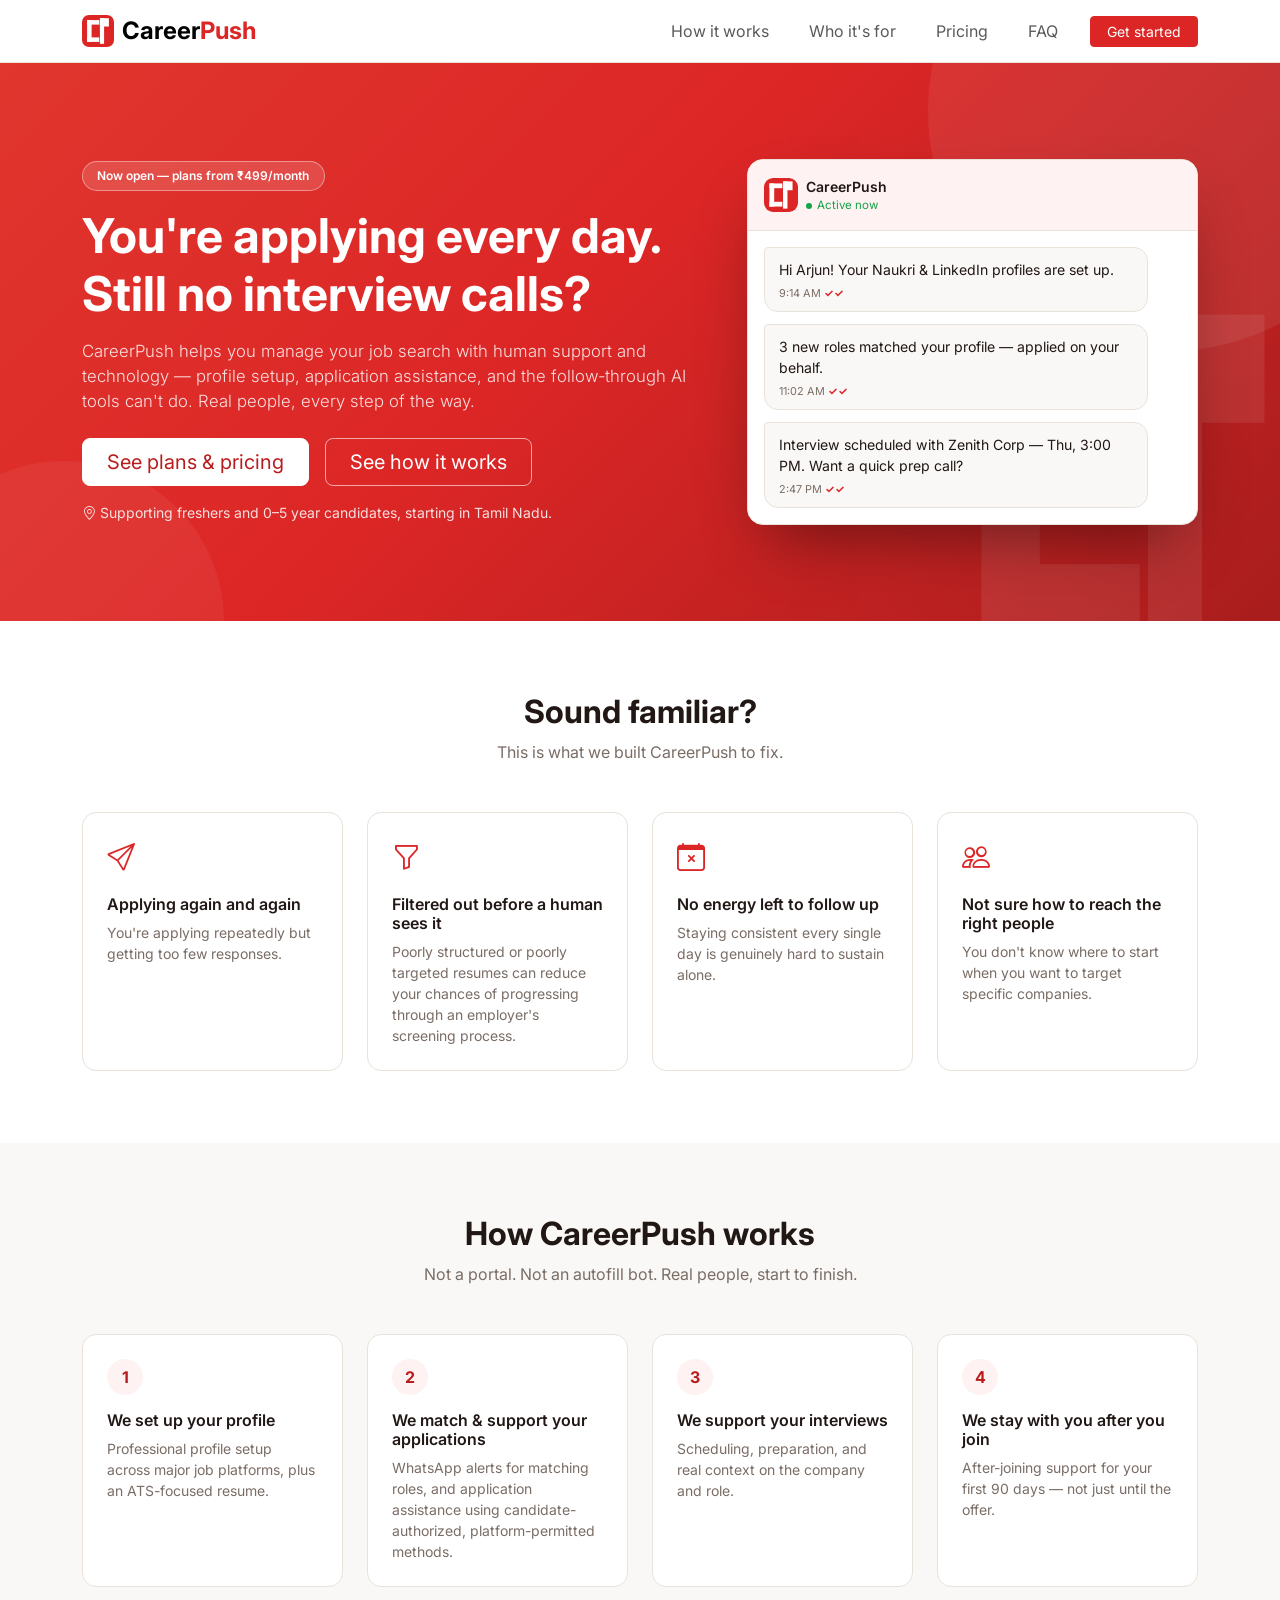
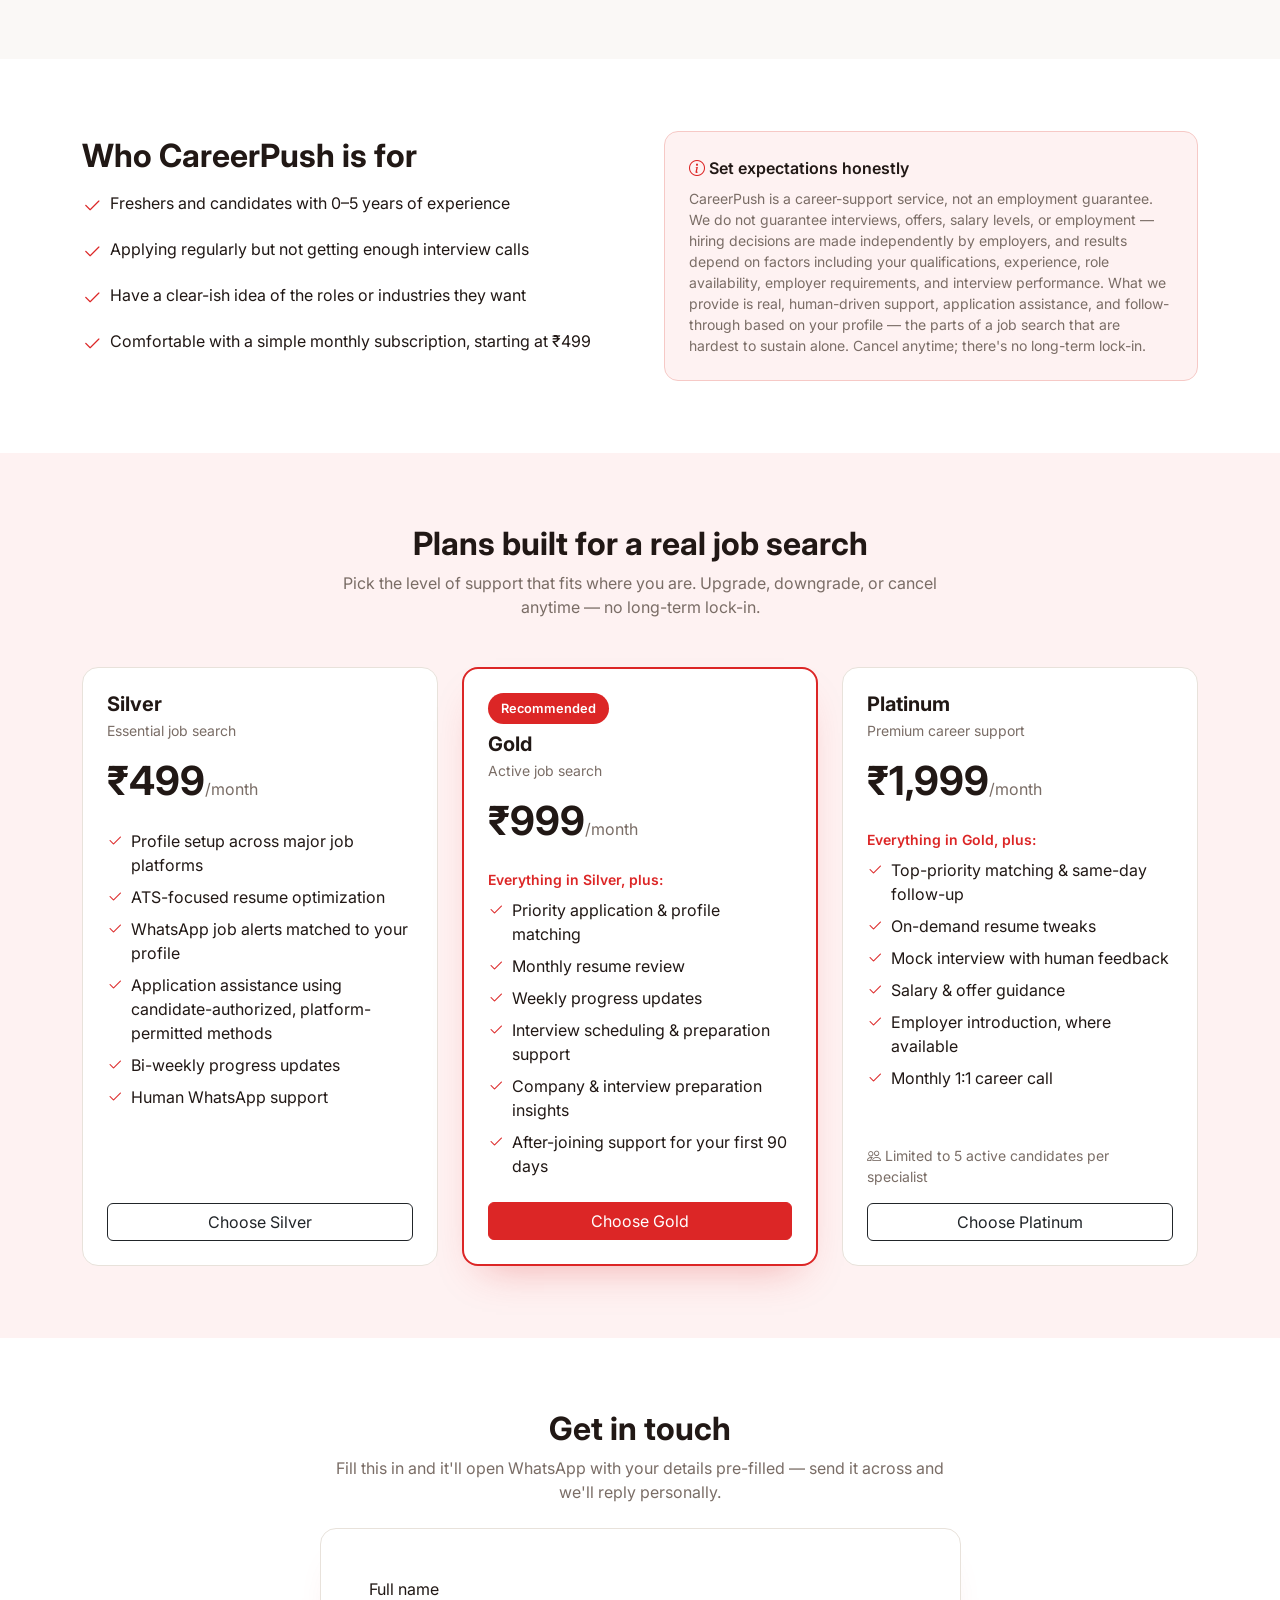
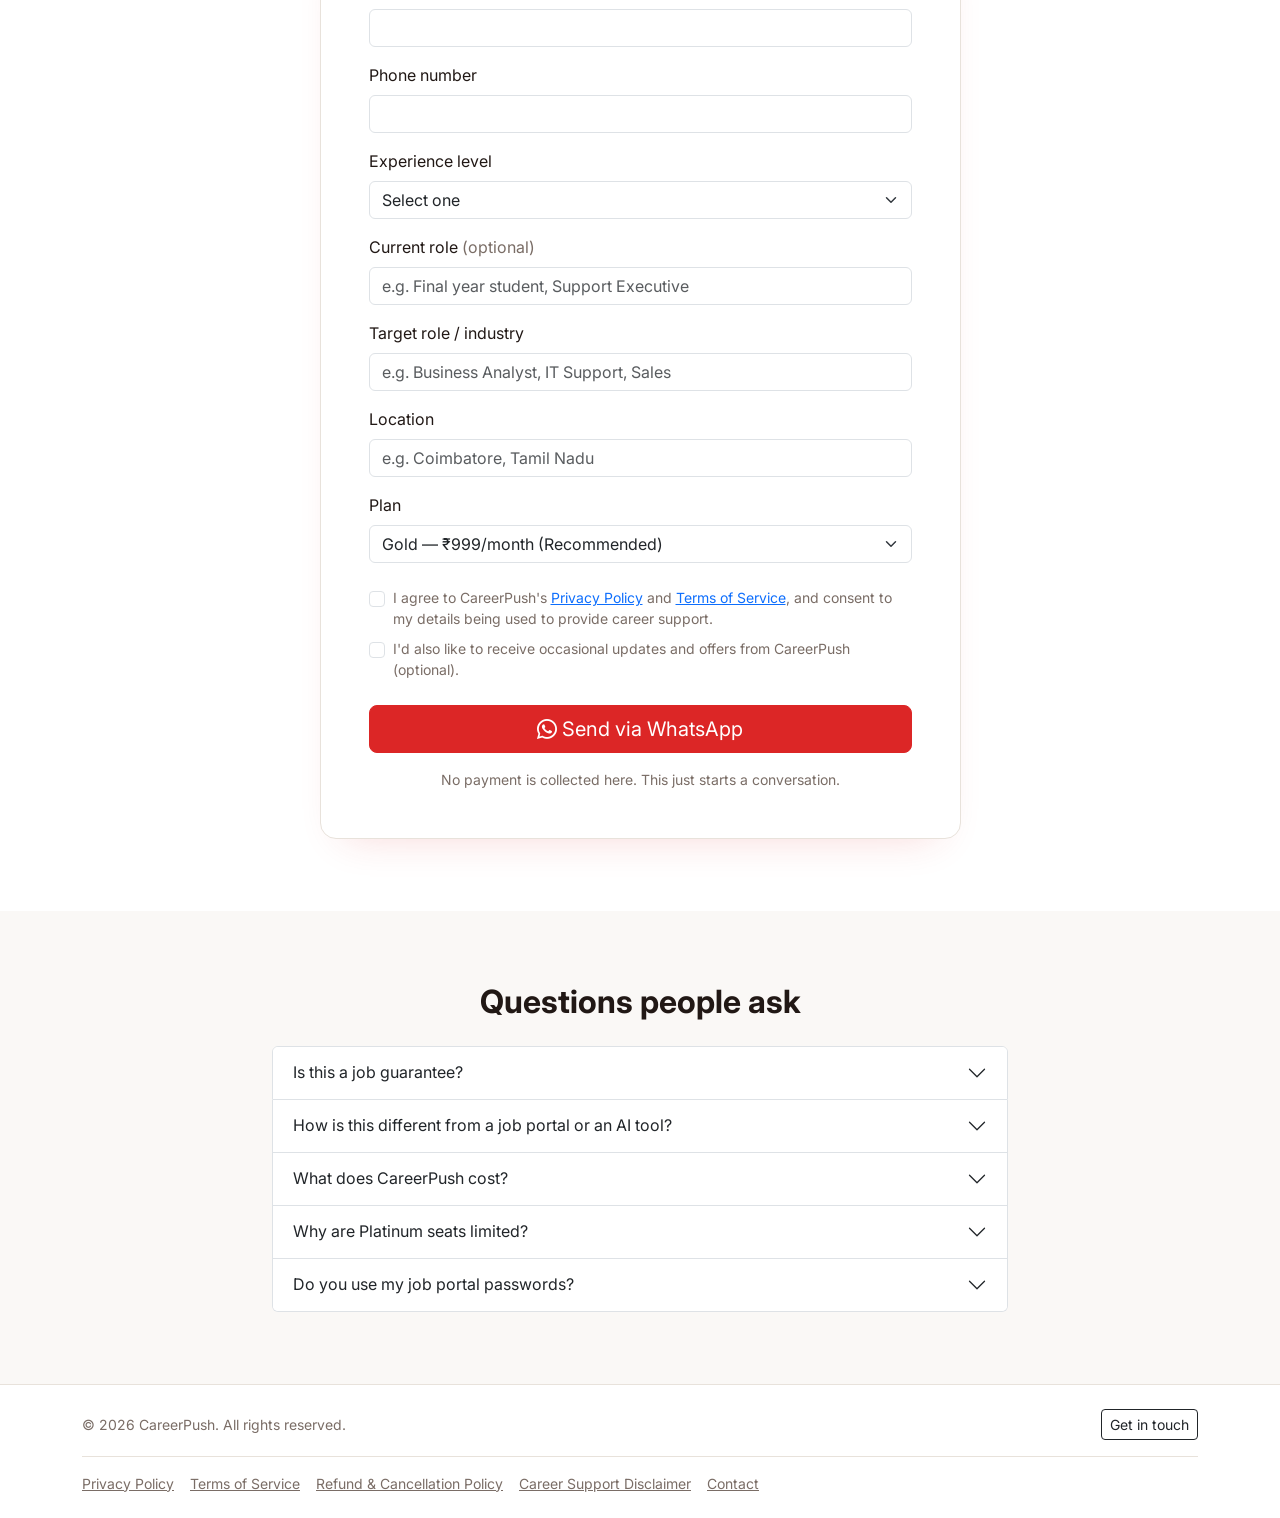
<file: index.html>
<!DOCTYPE html>
<html lang="en">
<head>
<meta charset="UTF-8">
<meta name="viewport" content="width=device-width, initial-scale=1.0">
<title>CareerPush — Subscription Career Support for Freshers & Early Career Candidates</title>
<meta name="description" content="CareerPush combines human support and technology to help you manage your job search — profile setup, application assistance, interview preparation, and after-joining support. Plans from ₹499/month for freshers and 0-5 year candidates.">

<!-- Social preview (WhatsApp / Facebook / Instagram / Twitter) -->
<meta property="og:type" content="website">
<meta property="og:site_name" content="CareerPush">
<meta property="og:title" content="CareerPush — Subscription Career Support for Freshers & Early Career Candidates">
<meta property="og:description" content="Human support and technology, combined, to manage your job search — profile setup, application assistance, interview prep, and after-joining support. Plans from ₹499/month.">
<meta property="og:image" content="img/social/careerpush-share-card-1200x630.png">
<meta property="og:image:width" content="1200">
<meta property="og:image:height" content="630">
<meta name="twitter:card" content="summary_large_image">
<meta name="twitter:title" content="CareerPush — Subscription Career Support">
<meta name="twitter:description" content="Human support and technology, combined, to manage your job search. Plans from ₹499/month.">
<meta name="twitter:image" content="img/social/careerpush-share-card-1200x630.png">

<!-- Bootstrap 5.3 CSS -->
<link href="https://cdn.jsdelivr.net/npm/bootstrap@5.3.3/dist/css/bootstrap.min.css" rel="stylesheet">
<!-- Bootstrap Icons -->
<link rel="stylesheet" href="https://cdn.jsdelivr.net/npm/bootstrap-icons@1.11.3/font/bootstrap-icons.css">
<!-- Google Font -->
<link rel="preconnect" href="https://fonts.googleapis.com">
<link href="https://fonts.googleapis.com/css2?family=Inter:wght@400;500;600;700;800&display=swap" rel="stylesheet">

<!--
  Analytics (disabled by default). To enable, uncomment the block(s) you
  want and replace the placeholder ID with your real one.

  GA4: create a property at analytics.google.com, get your Measurement ID
  (looks like G-XXXXXXXXXX) from Admin > Data Streams > your stream.

  Meta Pixel: create one at business.facebook.com/events_manager, get your
  15-16 digit Pixel ID from Events Manager > Data Sources.
-->
<!--
<script async src="https://www.googletagmanager.com/gtag/js?id=G-XXXXXXXXXX"></script>
<script>
  window.dataLayer = window.dataLayer || [];
  function gtag(){dataLayer.push(arguments);}
  gtag('js', new Date());
  gtag('config', 'G-XXXXXXXXXX');
</script>
-->
<!--
<script>
!function(f,b,e,v,n,t,s)
{if(f.fbq)return;n=f.fbq=function(){n.callMethod?
n.callMethod.apply(n,arguments):n.queue.push(arguments)};
if(!f._fbq)f._fbq=n;n.push=n;n.loaded=!0;n.version='2.0';
n.queue=[];t=b.createElement(e);t.async=!0;
t.src=v;s=b.getElementsByTagName(e)[0];
s.parentNode.insertBefore(t,s)}(window, document,'script',
'https://connect.facebook.net/en_US/fbevents.js');
fbq('init', 'XXXXXXXXXXXXXXX');
fbq('track', 'PageView');
</script>
<noscript><img height="1" width="1" style="display:none"
src="https://www.facebook.com/tr?id=XXXXXXXXXXXXXXX&ev=PageView&noscript=1"
/></noscript>
-->

<link rel="icon" type="image/svg+xml" href="img/logo.svg">
<link rel="stylesheet" href="css/style.css">
</head>
<body>

<!-- Navbar -->
<nav class="navbar navbar-expand-lg navbar-light bg-white sticky-top border-bottom">
  <div class="container">
    <a class="navbar-brand fw-bold fs-4 d-flex align-items-center gap-2" href="#"><img src="img/logo.svg" alt="CareerPush logo" width="32" height="32"><span>Career<span class="text-accent">Push</span></span></a>
    <button class="navbar-toggler" type="button" data-bs-toggle="collapse" data-bs-target="#navMenu">
      <span class="navbar-toggler-icon"></span>
    </button>
    <div class="collapse navbar-collapse" id="navMenu">
      <ul class="navbar-nav ms-auto align-items-lg-center gap-lg-4">
        <li class="nav-item"><a class="nav-link" href="#how-it-works">How it works</a></li>
        <li class="nav-item"><a class="nav-link" href="#who-its-for">Who it's for</a></li>
        <li class="nav-item"><a class="nav-link" href="#pricing">Pricing</a></li>
        <li class="nav-item"><a class="nav-link" href="#faq">FAQ</a></li>
        <li class="nav-item mt-2 mt-lg-0">
          <a class="btn btn-accent btn-sm px-3" href="#signup">Get started</a>
        </li>
      </ul>
    </div>
  </div>
</nav>

<!-- Hero -->
<header class="hero">
  <svg class="hero-watermark" viewBox="0 0 100 100" aria-hidden="true">
    <rect x="16" y="16" width="14" height="68" fill="#ffffff"/>
    <rect x="16" y="16" width="38" height="14" fill="#ffffff"/>
    <rect x="16" y="70" width="38" height="14" fill="#ffffff"/>
    <rect x="56" y="10" width="13" height="80" fill="#ffffff"/>
    <rect x="56" y="10" width="28" height="26" fill="#ffffff"/>
  </svg>
  <div class="container py-5">
    <div class="row align-items-center py-lg-5">
      <div class="col-lg-7">
        <span class="badge badge-glass mb-3">Now open — plans from ₹499/month</span>
        <h1 class="display-5 fw-bold mb-3">You're applying every day. Still no interview calls?</h1>
        <p class="lead text-muted mb-4">
          CareerPush helps you manage your job search with human support and technology — profile setup,
          application assistance, and the follow-through AI tools can't do. Real people, every step of
          the way.
        </p>
        <div class="d-flex flex-column flex-sm-row gap-3">
          <a href="#pricing" class="btn btn-accent btn-lg px-4">See plans &amp; pricing</a>
          <a href="#how-it-works" class="btn btn-outline-dark btn-lg px-4">See how it works</a>
        </div>
        <p class="text-muted small mt-3 mb-0">
          <i class="bi bi-geo-alt"></i> Supporting freshers and 0–5 year candidates, starting in Tamil Nadu.
        </p>
      </div>
      <div class="col-lg-5 mt-5 mt-lg-0">
        <div class="hero-card p-0 overflow-hidden">
          <div class="chat-header d-flex align-items-center gap-2 p-3">
            <svg class="chat-avatar" viewBox="0 0 100 100" aria-hidden="true">
              <rect width="100" height="100" rx="22" fill="#dc2626"/>
              <rect x="16" y="16" width="14" height="68" fill="#ffffff"/>
              <rect x="16" y="16" width="38" height="14" fill="#ffffff"/>
              <rect x="16" y="70" width="38" height="14" fill="#ffffff"/>
              <rect x="56" y="10" width="13" height="80" fill="#ffffff"/>
              <rect x="56" y="10" width="28" height="26" fill="#ffffff"/>
            </svg>
            <div>
              <p class="mb-0 fw-semibold small">CareerPush</p>
              <p class="mb-0 chat-status"><span class="status-dot"></span> Active now</p>
            </div>
          </div>
          <div class="p-3">
            <div class="chat-bubble">
              Hi Arjun! Your Naukri &amp; LinkedIn profiles are set up.
              <span class="chat-time">9:14 AM <span class="chat-tick">✓✓</span></span>
            </div>
            <div class="chat-bubble">
              3 new roles matched your profile — applied on your behalf.
              <span class="chat-time">11:02 AM <span class="chat-tick">✓✓</span></span>
            </div>
            <div class="chat-bubble mb-0">
              Interview scheduled with Zenith Corp — Thu, 3:00 PM. Want a quick prep call?
              <span class="chat-time">2:47 PM <span class="chat-tick">✓✓</span></span>
            </div>
          </div>
        </div>
      </div>
    </div>
  </div>
</header>

<!-- Problem -->
<section class="py-5">
  <div class="container py-lg-4">
    <h2 class="fw-bold text-center mb-2">Sound familiar?</h2>
    <p class="text-muted text-center mb-5">This is what we built CareerPush to fix.</p>
    <div class="row g-4">
      <div class="col-md-6 col-lg-3">
        <div class="problem-card p-4 h-100">
          <i class="bi bi-send fs-3 text-accent"></i>
          <h6 class="fw-semibold mt-3">Applying again and again</h6>
          <p class="text-muted small mb-0">You're applying repeatedly but getting too few responses.</p>
        </div>
      </div>
      <div class="col-md-6 col-lg-3">
        <div class="problem-card p-4 h-100">
          <i class="bi bi-funnel fs-3 text-accent"></i>
          <h6 class="fw-semibold mt-3">Filtered out before a human sees it</h6>
          <p class="text-muted small mb-0">Poorly structured or poorly targeted resumes can reduce your chances of progressing through an employer's screening process.</p>
        </div>
      </div>
      <div class="col-md-6 col-lg-3">
        <div class="problem-card p-4 h-100">
          <i class="bi bi-calendar-x fs-3 text-accent"></i>
          <h6 class="fw-semibold mt-3">No energy left to follow up</h6>
          <p class="text-muted small mb-0">Staying consistent every single day is genuinely hard to sustain alone.</p>
        </div>
      </div>
      <div class="col-md-6 col-lg-3">
        <div class="problem-card p-4 h-100">
          <i class="bi bi-people fs-3 text-accent"></i>
          <h6 class="fw-semibold mt-3">Not sure how to reach the right people</h6>
          <p class="text-muted small mb-0">You don't know where to start when you want to target specific companies.</p>
        </div>
      </div>
    </div>
  </div>
</section>

<!-- How it works -->
<section id="how-it-works" class="py-5 bg-light">
  <div class="container py-lg-4">
    <h2 class="fw-bold text-center mb-2">How CareerPush works</h2>
    <p class="text-muted text-center mb-5">Not a portal. Not an autofill bot. Real people, start to finish.</p>
    <div class="row g-4">
      <div class="col-md-6 col-lg-3">
        <div class="step-card p-4 h-100">
          <div class="step-num">1</div>
          <h6 class="fw-semibold mt-3">We set up your profile</h6>
          <p class="text-muted small mb-0">Professional profile setup across major job platforms, plus an ATS-focused resume.</p>
        </div>
      </div>
      <div class="col-md-6 col-lg-3">
        <div class="step-card p-4 h-100">
          <div class="step-num">2</div>
          <h6 class="fw-semibold mt-3">We match &amp; support your applications</h6>
          <p class="text-muted small mb-0">WhatsApp alerts for matching roles, and application assistance using candidate-authorized, platform-permitted methods.</p>
        </div>
      </div>
      <div class="col-md-6 col-lg-3">
        <div class="step-card p-4 h-100">
          <div class="step-num">3</div>
          <h6 class="fw-semibold mt-3">We support your interviews</h6>
          <p class="text-muted small mb-0">Scheduling, preparation, and real context on the company and role.</p>
        </div>
      </div>
      <div class="col-md-6 col-lg-3">
        <div class="step-card p-4 h-100">
          <div class="step-num">4</div>
          <h6 class="fw-semibold mt-3">We stay with you after you join</h6>
          <p class="text-muted small mb-0">After-joining support for your first 90 days — not just until the offer.</p>
        </div>
      </div>
    </div>
  </div>
</section>

<!-- Who it's for -->
<section id="who-its-for" class="py-5">
  <div class="container py-lg-4">
    <div class="row align-items-center g-5">
      <div class="col-lg-6">
        <h2 class="fw-bold mb-3">Who CareerPush is for</h2>
        <ul class="list-unstyled">
          <li class="d-flex gap-2 mb-3"><i class="bi bi-check2 text-accent fs-5"></i><span>Freshers and candidates with 0–5 years of experience</span></li>
          <li class="d-flex gap-2 mb-3"><i class="bi bi-check2 text-accent fs-5"></i><span>Applying regularly but not getting enough interview calls</span></li>
          <li class="d-flex gap-2 mb-3"><i class="bi bi-check2 text-accent fs-5"></i><span>Have a clear-ish idea of the roles or industries they want</span></li>
          <li class="d-flex gap-2"><i class="bi bi-check2 text-accent fs-5"></i><span>Comfortable with a simple monthly subscription, starting at ₹499</span></li>
        </ul>
      </div>
      <div class="col-lg-6">
        <div class="p-4 note-card">
          <p class="fw-semibold mb-2"><i class="bi bi-info-circle text-accent"></i> Set expectations honestly</p>
          <p class="text-muted small mb-0">
            CareerPush is a career-support service, not an employment guarantee. We do not guarantee
            interviews, offers, salary levels, or employment — hiring decisions are made independently by
            employers, and results depend on factors including your qualifications, experience, role
            availability, employer requirements, and interview performance. What we provide is real,
            human-driven support, application assistance, and follow-through based on your profile — the
            parts of a job search that are hardest to sustain alone. Cancel anytime; there's no long-term
            lock-in.
          </p>
        </div>
      </div>
    </div>
  </div>
</section>

<!-- Pricing -->
<section id="pricing" class="py-5 bg-accent-soft">
  <div class="container py-lg-4">
    <h2 class="fw-bold text-center mb-2">Plans built for a real job search</h2>
    <p class="text-muted text-center mb-5 mx-auto" style="max-width: 640px;">
      Pick the level of support that fits where you are. Upgrade, downgrade, or cancel anytime — no
      long-term lock-in.
    </p>
    <div class="row g-4 justify-content-center">

      <!-- Silver -->
      <div class="col-md-6 col-lg-4">
        <div class="pricing-card p-4 h-100 d-flex flex-column">
          <h5 class="fw-bold mb-1">Silver</h5>
          <p class="text-muted small mb-3">Essential job search</p>
          <p class="mb-4"><span class="display-6 fw-bold">₹499</span><span class="text-muted">/month</span></p>
          <ul class="list-unstyled mb-4 flex-grow-1">
            <li class="d-flex gap-2 mb-2"><i class="bi bi-check2"></i><span>Profile setup across major job platforms</span></li>
            <li class="d-flex gap-2 mb-2"><i class="bi bi-check2"></i><span>ATS-focused resume optimization</span></li>
            <li class="d-flex gap-2 mb-2"><i class="bi bi-check2"></i><span>WhatsApp job alerts matched to your profile</span></li>
            <li class="d-flex gap-2 mb-2"><i class="bi bi-check2"></i><span>Application assistance using candidate-authorized, platform-permitted methods</span></li>
            <li class="d-flex gap-2 mb-2"><i class="bi bi-check2"></i><span>Bi-weekly progress updates</span></li>
            <li class="d-flex gap-2"><i class="bi bi-check2"></i><span>Human WhatsApp support</span></li>
          </ul>
          <a href="#signup" class="btn btn-outline-dark w-100 choose-plan-btn" data-plan="Silver">Choose Silver</a>
        </div>
      </div>

      <!-- Gold -->
      <div class="col-md-6 col-lg-4">
        <div class="pricing-card pricing-card-featured p-4 h-100 d-flex flex-column">
          <span class="badge-accent align-self-start mb-2">Recommended</span>
          <h5 class="fw-bold mb-1">Gold</h5>
          <p class="text-muted small mb-3">Active job search</p>
          <p class="mb-4"><span class="display-6 fw-bold">₹999</span><span class="text-muted">/month</span></p>
          <p class="small fw-semibold text-accent mb-2">Everything in Silver, plus:</p>
          <ul class="list-unstyled mb-4 flex-grow-1">
            <li class="d-flex gap-2 mb-2"><i class="bi bi-check2"></i><span>Priority application &amp; profile matching</span></li>
            <li class="d-flex gap-2 mb-2"><i class="bi bi-check2"></i><span>Monthly resume review</span></li>
            <li class="d-flex gap-2 mb-2"><i class="bi bi-check2"></i><span>Weekly progress updates</span></li>
            <li class="d-flex gap-2 mb-2"><i class="bi bi-check2"></i><span>Interview scheduling &amp; preparation support</span></li>
            <li class="d-flex gap-2 mb-2"><i class="bi bi-check2"></i><span>Company &amp; interview preparation insights</span></li>
            <li class="d-flex gap-2"><i class="bi bi-check2"></i><span>After-joining support for your first 90 days</span></li>
          </ul>
          <a href="#signup" class="btn btn-accent w-100 choose-plan-btn" data-plan="Gold">Choose Gold</a>
        </div>
      </div>

      <!-- Platinum -->
      <div class="col-md-6 col-lg-4">
        <div class="pricing-card p-4 h-100 d-flex flex-column">
          <h5 class="fw-bold mb-1">Platinum</h5>
          <p class="text-muted small mb-3">Premium career support</p>
          <p class="mb-4"><span class="display-6 fw-bold">₹1,999</span><span class="text-muted">/month</span></p>
          <p class="small fw-semibold text-accent mb-2">Everything in Gold, plus:</p>
          <ul class="list-unstyled mb-3 flex-grow-1">
            <li class="d-flex gap-2 mb-2"><i class="bi bi-check2"></i><span>Top-priority matching &amp; same-day follow-up</span></li>
            <li class="d-flex gap-2 mb-2"><i class="bi bi-check2"></i><span>On-demand resume tweaks</span></li>
            <li class="d-flex gap-2 mb-2"><i class="bi bi-check2"></i><span>Mock interview with human feedback</span></li>
            <li class="d-flex gap-2 mb-2"><i class="bi bi-check2"></i><span>Salary &amp; offer guidance</span></li>
            <li class="d-flex gap-2 mb-2"><i class="bi bi-check2"></i><span>Employer introduction, where available</span></li>
            <li class="d-flex gap-2"><i class="bi bi-check2"></i><span>Monthly 1:1 career call</span></li>
          </ul>
          <p class="text-muted small mb-3"><i class="bi bi-people"></i> Limited to 5 active candidates per specialist</p>
          <a href="#signup" class="btn btn-outline-dark w-100 choose-plan-btn" data-plan="Platinum">Choose Platinum</a>
        </div>
      </div>

    </div>
  </div>
</section>

<!-- Signup -->
<section id="signup" class="py-5">
  <div class="container py-lg-4">
    <div class="row justify-content-center">
      <div class="col-lg-7">
        <h2 class="fw-bold text-center mb-2">Get in touch</h2>
        <p class="text-muted text-center mb-4">
          Fill this in and it'll open WhatsApp with your details pre-filled — send it across and we'll
          reply personally.
        </p>
        <form id="contactForm" class="signup-card p-4 p-md-5">
          <div class="mb-3">
            <label for="fullName" class="form-label">Full name</label>
            <input type="text" class="form-control" id="fullName" required>
          </div>
          <div class="mb-3">
            <label for="phone" class="form-label">Phone number</label>
            <input type="tel" class="form-control" id="phone" required>
          </div>
          <div class="mb-3">
            <label for="experience" class="form-label">Experience level</label>
            <select class="form-select" id="experience" required>
              <option value="" selected disabled>Select one</option>
              <option value="Fresher">Fresher</option>
              <option value="0-2 years">0–2 years</option>
              <option value="2-5 years">2–5 years</option>
            </select>
          </div>
          <div class="mb-3">
            <label for="currentRole" class="form-label">Current role <span class="text-muted">(optional)</span></label>
            <input type="text" class="form-control" id="currentRole" placeholder="e.g. Final year student, Support Executive">
          </div>
          <div class="mb-3">
            <label for="targetRole" class="form-label">Target role / industry</label>
            <input type="text" class="form-control" id="targetRole" placeholder="e.g. Business Analyst, IT Support, Sales" required>
          </div>
          <div class="mb-3">
            <label for="location" class="form-label">Location</label>
            <input type="text" class="form-control" id="location" placeholder="e.g. Coimbatore, Tamil Nadu" required>
          </div>
          <div class="mb-4">
            <label for="plan" class="form-label">Plan</label>
            <select class="form-select" id="plan" required>
              <option value="" disabled>Select one</option>
              <option value="Silver">Silver — ₹499/month</option>
              <option value="Gold" selected>Gold — ₹999/month (Recommended)</option>
              <option value="Platinum">Platinum — ₹1,999/month</option>
              <option value="Not sure yet">Not sure yet</option>
            </select>
          </div>
          <div class="form-check mb-2">
            <input class="form-check-input" type="checkbox" id="consent" required>
            <label class="form-check-label small text-muted" for="consent">
              I agree to CareerPush's <a href="privacy-policy.html">Privacy Policy</a> and
              <a href="terms-of-service.html">Terms of Service</a>, and consent to my details being used
              to provide career support.
            </label>
          </div>
          <div class="form-check mb-4">
            <input class="form-check-input" type="checkbox" id="marketingConsent">
            <label class="form-check-label small text-muted" for="marketingConsent">
              I'd also like to receive occasional updates and offers from CareerPush <span class="text-muted">(optional)</span>.
            </label>
          </div>
          <button type="submit" class="btn btn-accent btn-lg w-100">
            <i class="bi bi-whatsapp"></i> Send via WhatsApp
          </button>
          <p class="text-muted small text-center mt-3 mb-0">
            No payment is collected here. This just starts a conversation.
          </p>
        </form>
      </div>
    </div>
  </div>
</section>

<!-- FAQ -->
<section id="faq" class="py-5 bg-light">
  <div class="container py-lg-4">
    <h2 class="fw-bold text-center mb-4">Questions people ask</h2>
    <div class="row justify-content-center">
      <div class="col-lg-8">
        <div class="accordion" id="faqAccordion">

          <div class="accordion-item">
            <h2 class="accordion-header">
              <button class="accordion-button collapsed" type="button" data-bs-toggle="collapse" data-bs-target="#faq1">
                Is this a job guarantee?
              </button>
            </h2>
            <div id="faq1" class="accordion-collapse collapse" data-bs-parent="#faqAccordion">
              <div class="accordion-body text-muted">
                No, and we'd rather be upfront about that than overpromise. CareerPush does not guarantee
                interviews, offers, salary levels, or employment — hiring decisions are made independently
                by employers. We provide real application assistance, follow-up, and interview
                preparation; results depend on factors including your qualifications, experience, role
                availability, employer requirements, and interview performance.
              </div>
            </div>
          </div>

          <div class="accordion-item">
            <h2 class="accordion-header">
              <button class="accordion-button collapsed" type="button" data-bs-toggle="collapse" data-bs-target="#faq2">
                How is this different from a job portal or an AI tool?
              </button>
            </h2>
            <div id="faq2" class="accordion-collapse collapse" data-bs-parent="#faqAccordion">
              <div class="accordion-body text-muted">
                We don't just submit your resume into a queue, and we're not an autofill bot. We set up
                and optimize your profiles across major job platforms like Naukri, LinkedIn, Shine,
                Monster and Foundit, provide application assistance using candidate-authorized,
                platform-permitted methods, and follow up the way a real person would. Specific services
                and application methods can vary by platform, depending on that platform's current rules.
              </div>
            </div>
          </div>

          <div class="accordion-item">
            <h2 class="accordion-header">
              <button class="accordion-button collapsed" type="button" data-bs-toggle="collapse" data-bs-target="#faq3">
                What does CareerPush cost?
              </button>
            </h2>
            <div id="faq3" class="accordion-collapse collapse" data-bs-parent="#faqAccordion">
              <div class="accordion-body text-muted">
                Simple monthly subscriptions — Silver at ₹499, Gold at ₹999, and Platinum at ₹1,999. See
                the Plans section above for what's included in each. Cancel anytime; the current billing
                period isn't refunded, but there's no long-term lock-in.
              </div>
            </div>
          </div>

          <div class="accordion-item">
            <h2 class="accordion-header">
              <button class="accordion-button collapsed" type="button" data-bs-toggle="collapse" data-bs-target="#faq4">
                Why are Platinum seats limited?
              </button>
            </h2>
            <div id="faq4" class="accordion-collapse collapse" data-bs-parent="#faqAccordion">
              <div class="accordion-body text-muted">
                Platinum includes direct 1:1 time with a career specialist — mock interviews, negotiation
                guidance, monthly calls. We cap it at 5 active candidates per specialist so that attention
                stays real instead of getting diluted.
              </div>
            </div>
          </div>

          <div class="accordion-item">
            <h2 class="accordion-header">
              <button class="accordion-button collapsed" type="button" data-bs-toggle="collapse" data-bs-target="#faq5">
                Do you use my job portal passwords?
              </button>
            </h2>
            <div id="faq5" class="accordion-collapse collapse" data-bs-parent="#faqAccordion">
              <div class="accordion-body text-muted">
                No. We never ask for your job portal passwords. Profile setup and applications are done
                using candidate-authorized methods that respect each platform's terms of use.
              </div>
            </div>
          </div>

        </div>
      </div>
    </div>
  </div>
</section>

<!-- Footer -->
<footer class="py-4 border-top">
  <div class="container">
    <div class="d-flex flex-column flex-md-row justify-content-between align-items-center gap-3">
      <p class="mb-0 text-muted small">
        &copy; <span id="year"></span> CareerPush. All rights reserved.
      </p>
      <a href="#signup" class="btn btn-outline-dark btn-sm">Get in touch</a>
    </div>
    <div class="d-flex flex-wrap gap-3 justify-content-center justify-content-md-start mt-3 pt-3 border-top">
      <a href="privacy-policy.html" class="text-muted small">Privacy Policy</a>
      <a href="terms-of-service.html" class="text-muted small">Terms of Service</a>
      <a href="refund-cancellation-policy.html" class="text-muted small">Refund &amp; Cancellation Policy</a>
      <a href="career-support-disclaimer.html" class="text-muted small">Career Support Disclaimer</a>
      <a href="contact.html" class="text-muted small">Contact</a>
    </div>
  </div>
</footer>

<script src="https://cdn.jsdelivr.net/npm/bootstrap@5.3.3/dist/js/bootstrap.bundle.min.js"></script>
<script src="js/script.js"></script>
</body>
</html>
</file>
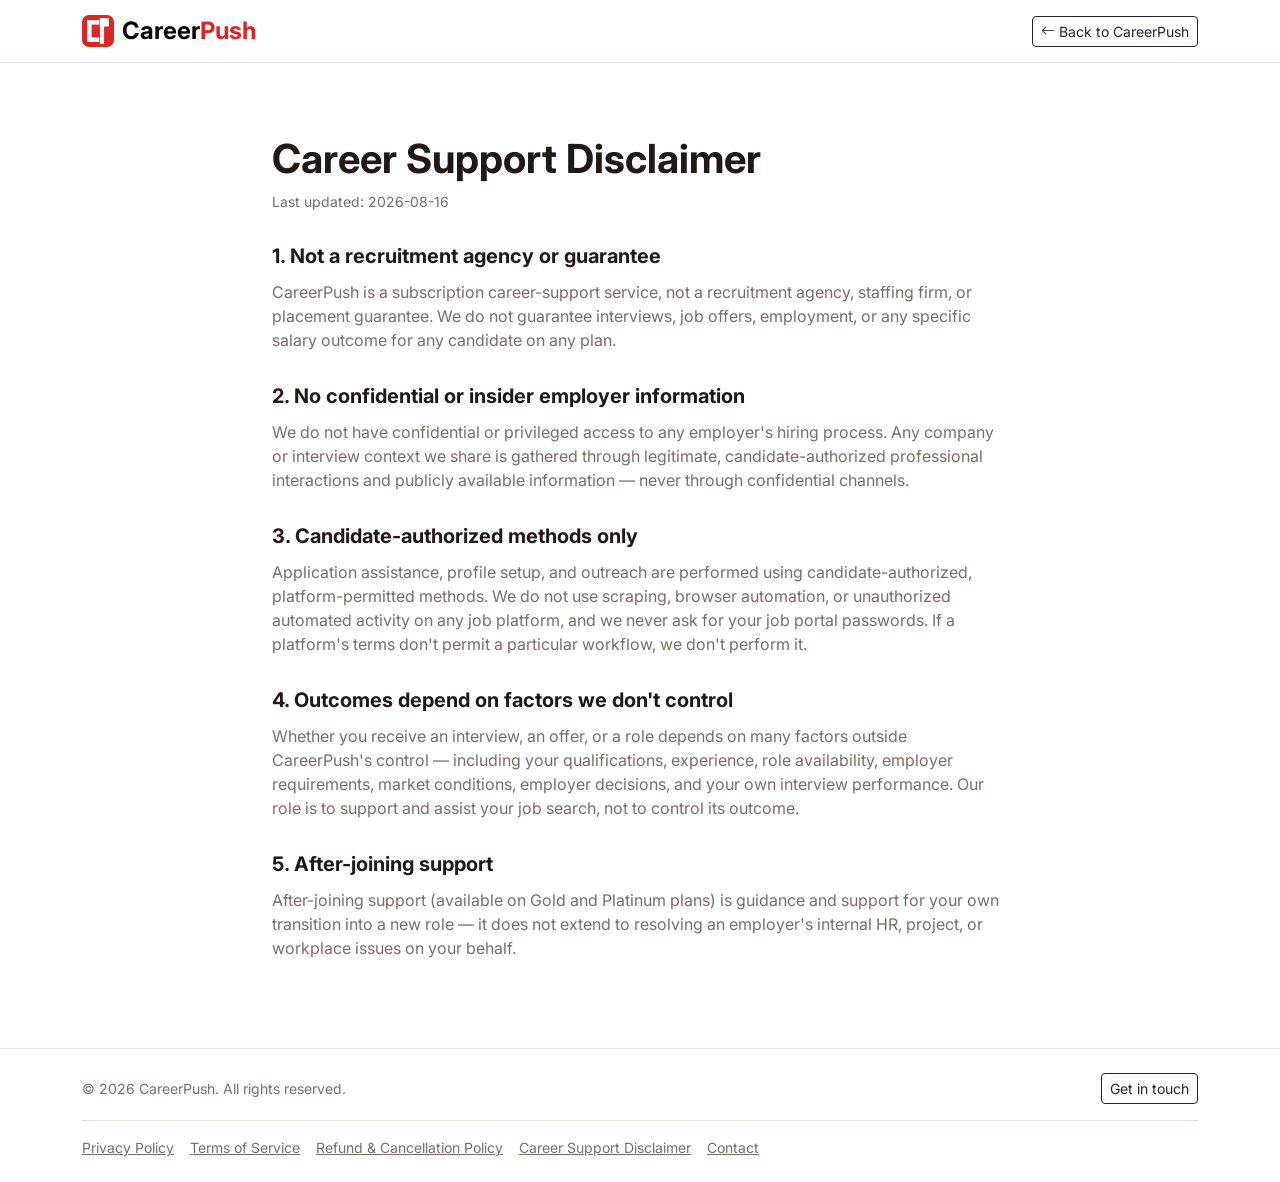
<file: career-support-disclaimer.html>
<!DOCTYPE html>
<html lang="en">
<head>
<meta charset="UTF-8">
<meta name="viewport" content="width=device-width, initial-scale=1.0">
<title>Career Support Disclaimer — CareerPush</title>
<link href="https://cdn.jsdelivr.net/npm/bootstrap@5.3.3/dist/css/bootstrap.min.css" rel="stylesheet">
<link rel="stylesheet" href="https://cdn.jsdelivr.net/npm/bootstrap-icons@1.11.3/font/bootstrap-icons.css">
<link rel="preconnect" href="https://fonts.googleapis.com">
<link href="https://fonts.googleapis.com/css2?family=Inter:wght@400;500;600;700;800&display=swap" rel="stylesheet">
<meta property="og:type" content="website">
<meta property="og:site_name" content="CareerPush">
<meta property="og:title" content="Career Support Disclaimer — CareerPush">
<meta property="og:description" content="CareerPush — subscription career support for freshers and early-career candidates. Plans from ₹499/month.">
<meta property="og:image" content="img/social/careerpush-share-card-1200x630.png">
<meta property="og:image:width" content="1200">
<meta property="og:image:height" content="630">
<meta name="twitter:card" content="summary_large_image">
<!--
  Analytics (disabled by default). To enable, uncomment the block(s) you
  want and replace the placeholder ID with your real one.

  GA4: create a property at analytics.google.com, get your Measurement ID
  (looks like G-XXXXXXXXXX) from Admin > Data Streams > your stream.

  Meta Pixel: create one at business.facebook.com/events_manager, get your
  15-16 digit Pixel ID from Events Manager > Data Sources.
-->
<!--
<script async src="https://www.googletagmanager.com/gtag/js?id=G-XXXXXXXXXX"></script>
<script>
  window.dataLayer = window.dataLayer || [];
  function gtag(){dataLayer.push(arguments);}
  gtag('js', new Date());
  gtag('config', 'G-XXXXXXXXXX');
</script>
-->
<!--
<script>
!function(f,b,e,v,n,t,s)
{if(f.fbq)return;n=f.fbq=function(){n.callMethod?
n.callMethod.apply(n,arguments):n.queue.push(arguments)};
if(!f._fbq)f._fbq=n;n.push=n;n.loaded=!0;n.version='2.0';
n.queue=[];t=b.createElement(e);t.async=!0;
t.src=v;s=b.getElementsByTagName(e)[0];
s.parentNode.insertBefore(t,s)}(window, document,'script',
'https://connect.facebook.net/en_US/fbevents.js');
fbq('init', 'XXXXXXXXXXXXXXX');
fbq('track', 'PageView');
</script>
<noscript><img height="1" width="1" style="display:none"
src="https://www.facebook.com/tr?id=XXXXXXXXXXXXXXX&ev=PageView&noscript=1"
/></noscript>
-->

<link rel="icon" type="image/svg+xml" href="img/logo.svg">
<link rel="stylesheet" href="css/style.css">
</head>
<body>

<nav class="navbar navbar-light bg-white sticky-top border-bottom">
  <div class="container">
    <a class="navbar-brand fw-bold fs-4 d-flex align-items-center gap-2" href="index.html"><img src="img/logo.svg" alt="CareerPush logo" width="32" height="32"><span>Career<span class="text-accent">Push</span></span></a>
    <a href="index.html" class="btn btn-outline-dark btn-sm"><i class="bi bi-arrow-left"></i> Back to CareerPush</a>
  </div>
</nav>

<section class="py-5">
  <div class="container py-lg-4">
    <div class="row justify-content-center">
      <div class="col-lg-8 legal-content">
        <h1 class="fw-bold mb-2">Career Support Disclaimer</h1>
        <p class="text-muted small mb-4">Last updated: 2026-08-16</p>

        <h2>1. Not a recruitment agency or guarantee</h2>
        <p>CareerPush is a subscription career-support service, not a recruitment agency, staffing firm, or placement guarantee. We do not guarantee interviews, job offers, employment, or any specific salary outcome for any candidate on any plan.</p>

        <h2>2. No confidential or insider employer information</h2>
        <p>We do not have confidential or privileged access to any employer's hiring process. Any company or interview context we share is gathered through legitimate, candidate-authorized professional interactions and publicly available information — never through confidential channels.</p>

        <h2>3. Candidate-authorized methods only</h2>
        <p>Application assistance, profile setup, and outreach are performed using candidate-authorized, platform-permitted methods. We do not use scraping, browser automation, or unauthorized automated activity on any job platform, and we never ask for your job portal passwords. If a platform's terms don't permit a particular workflow, we don't perform it.</p>

        <h2>4. Outcomes depend on factors we don't control</h2>
        <p>Whether you receive an interview, an offer, or a role depends on many factors outside CareerPush's control — including your qualifications, experience, role availability, employer requirements, market conditions, employer decisions, and your own interview performance. Our role is to support and assist your job search, not to control its outcome.</p>

        <h2>5. After-joining support</h2>
        <p>After-joining support (available on Gold and Platinum plans) is guidance and support for your own transition into a new role — it does not extend to resolving an employer's internal HR, project, or workplace issues on your behalf.</p>
      </div>
    </div>
  </div>
</section>

<footer class="py-4 border-top">
  <div class="container">
    <div class="d-flex flex-column flex-md-row justify-content-between align-items-center gap-3">
      <p class="mb-0 text-muted small">&copy; <span id="year"></span> CareerPush. All rights reserved.</p>
      <a href="index.html#signup" class="btn btn-outline-dark btn-sm">Get in touch</a>
    </div>
    <div class="d-flex flex-wrap gap-3 justify-content-center justify-content-md-start mt-3 pt-3 border-top">
      <a href="privacy-policy.html" class="text-muted small">Privacy Policy</a>
      <a href="terms-of-service.html" class="text-muted small">Terms of Service</a>
      <a href="refund-cancellation-policy.html" class="text-muted small">Refund &amp; Cancellation Policy</a>
      <a href="career-support-disclaimer.html" class="text-muted small">Career Support Disclaimer</a>
      <a href="contact.html" class="text-muted small">Contact</a>
    </div>
  </div>
</footer>

<script src="https://cdn.jsdelivr.net/npm/bootstrap@5.3.3/dist/js/bootstrap.bundle.min.js"></script>
<script>document.getElementById("year").textContent = new Date().getFullYear();</script>
</body>
</html>
</file>
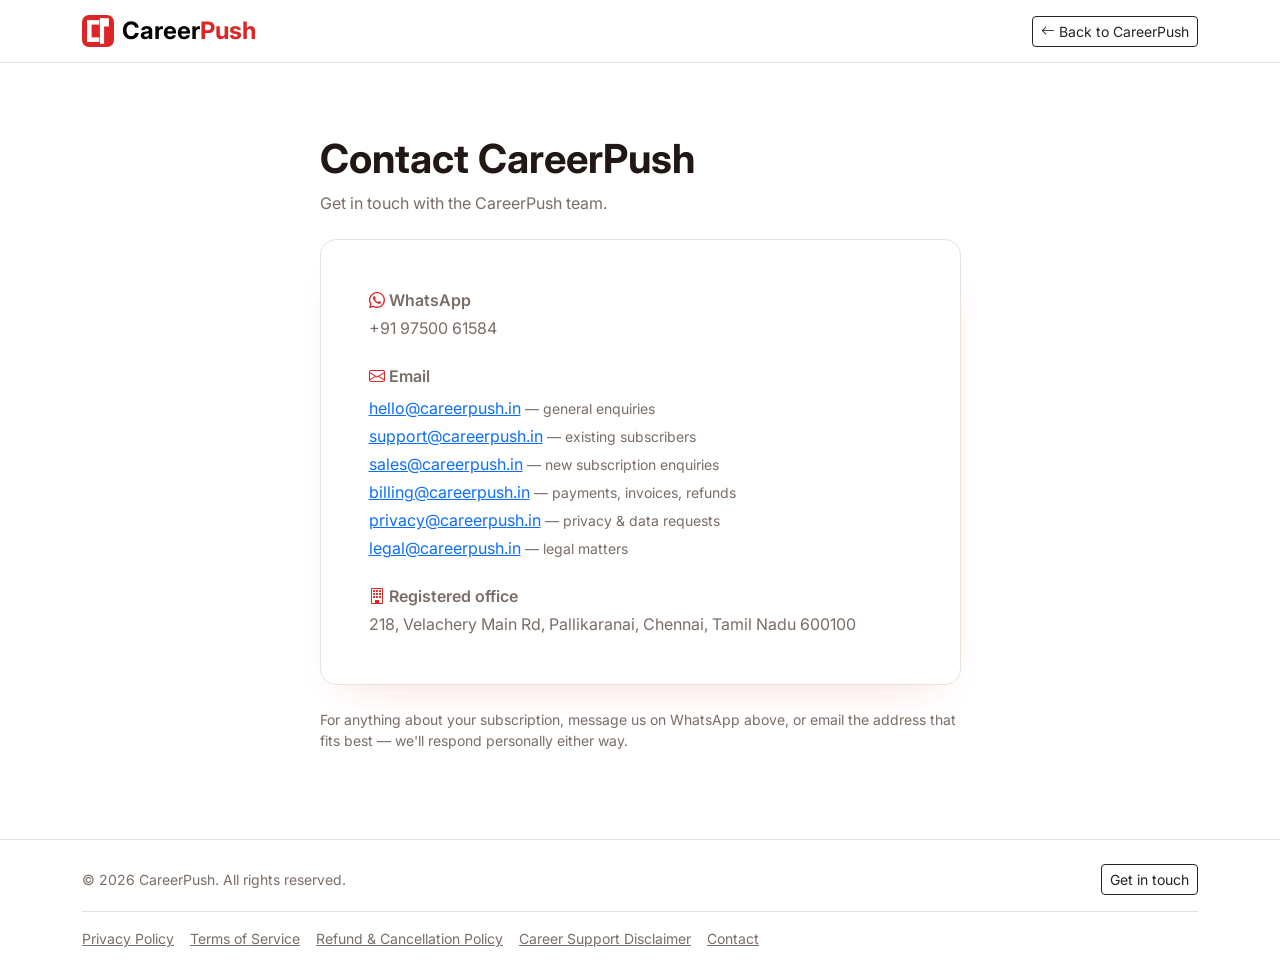
<file: contact.html>
<!DOCTYPE html>
<html lang="en">
<head>
<meta charset="UTF-8">
<meta name="viewport" content="width=device-width, initial-scale=1.0">
<title>Contact — CareerPush</title>
<link href="https://cdn.jsdelivr.net/npm/bootstrap@5.3.3/dist/css/bootstrap.min.css" rel="stylesheet">
<link rel="stylesheet" href="https://cdn.jsdelivr.net/npm/bootstrap-icons@1.11.3/font/bootstrap-icons.css">
<link rel="preconnect" href="https://fonts.googleapis.com">
<link href="https://fonts.googleapis.com/css2?family=Inter:wght@400;500;600;700;800&display=swap" rel="stylesheet">
<meta property="og:type" content="website">
<meta property="og:site_name" content="CareerPush">
<meta property="og:title" content="Contact — CareerPush">
<meta property="og:description" content="CareerPush — subscription career support for freshers and early-career candidates. Plans from ₹499/month.">
<meta property="og:image" content="img/social/careerpush-share-card-1200x630.png">
<meta property="og:image:width" content="1200">
<meta property="og:image:height" content="630">
<meta name="twitter:card" content="summary_large_image">
<!--
  Analytics (disabled by default). To enable, uncomment the block(s) you
  want and replace the placeholder ID with your real one.

  GA4: create a property at analytics.google.com, get your Measurement ID
  (looks like G-XXXXXXXXXX) from Admin > Data Streams > your stream.

  Meta Pixel: create one at business.facebook.com/events_manager, get your
  15-16 digit Pixel ID from Events Manager > Data Sources.
-->
<!--
<script async src="https://www.googletagmanager.com/gtag/js?id=G-XXXXXXXXXX"></script>
<script>
  window.dataLayer = window.dataLayer || [];
  function gtag(){dataLayer.push(arguments);}
  gtag('js', new Date());
  gtag('config', 'G-XXXXXXXXXX');
</script>
-->
<!--
<script>
!function(f,b,e,v,n,t,s)
{if(f.fbq)return;n=f.fbq=function(){n.callMethod?
n.callMethod.apply(n,arguments):n.queue.push(arguments)};
if(!f._fbq)f._fbq=n;n.push=n;n.loaded=!0;n.version='2.0';
n.queue=[];t=b.createElement(e);t.async=!0;
t.src=v;s=b.getElementsByTagName(e)[0];
s.parentNode.insertBefore(t,s)}(window, document,'script',
'https://connect.facebook.net/en_US/fbevents.js');
fbq('init', 'XXXXXXXXXXXXXXX');
fbq('track', 'PageView');
</script>
<noscript><img height="1" width="1" style="display:none"
src="https://www.facebook.com/tr?id=XXXXXXXXXXXXXXX&ev=PageView&noscript=1"
/></noscript>
-->

<link rel="icon" type="image/svg+xml" href="img/logo.svg">
<link rel="stylesheet" href="css/style.css">
</head>
<body>

<nav class="navbar navbar-light bg-white sticky-top border-bottom">
  <div class="container">
    <a class="navbar-brand fw-bold fs-4 d-flex align-items-center gap-2" href="index.html"><img src="img/logo.svg" alt="CareerPush logo" width="32" height="32"><span>Career<span class="text-accent">Push</span></span></a>
    <a href="index.html" class="btn btn-outline-dark btn-sm"><i class="bi bi-arrow-left"></i> Back to CareerPush</a>
  </div>
</nav>

<section class="py-5">
  <div class="container py-lg-4">
    <div class="row justify-content-center">
      <div class="col-lg-7 legal-content">
        <h1 class="fw-bold mb-2">Contact CareerPush</h1>
        <p class="text-muted mb-4">Get in touch with the CareerPush team.</p>

        <div class="signup-card p-4 p-md-5">
          <p class="fw-semibold mb-1"><i class="bi bi-whatsapp text-accent"></i> WhatsApp</p>
          <p class="text-muted mb-4">+91 97500 61584</p>

          <p class="fw-semibold mb-2"><i class="bi bi-envelope text-accent"></i> Email</p>
          <ul class="list-unstyled mb-4">
            <li class="mb-1"><a href="mailto:hello@careerpush.in">hello@careerpush.in</a> <span class="text-muted small">— general enquiries</span></li>
            <li class="mb-1"><a href="mailto:support@careerpush.in">support@careerpush.in</a> <span class="text-muted small">— existing subscribers</span></li>
            <li class="mb-1"><a href="mailto:sales@careerpush.in">sales@careerpush.in</a> <span class="text-muted small">— new subscription enquiries</span></li>
            <li class="mb-1"><a href="mailto:billing@careerpush.in">billing@careerpush.in</a> <span class="text-muted small">— payments, invoices, refunds</span></li>
            <li class="mb-1"><a href="mailto:privacy@careerpush.in">privacy@careerpush.in</a> <span class="text-muted small">— privacy &amp; data requests</span></li>
            <li><a href="mailto:legal@careerpush.in">legal@careerpush.in</a> <span class="text-muted small">— legal matters</span></li>
          </ul>

          <p class="fw-semibold mb-1"><i class="bi bi-building text-accent"></i> Registered office</p>
          <p class="mb-0">218, Velachery Main Rd, Pallikaranai, Chennai, Tamil Nadu 600100</p>
        </div>

        <p class="text-muted small mt-4">
          For anything about your subscription, message us on WhatsApp above, or email the address that
          fits best — we'll respond personally either way.
        </p>
      </div>
    </div>
  </div>
</section>

<footer class="py-4 border-top">
  <div class="container">
    <div class="d-flex flex-column flex-md-row justify-content-between align-items-center gap-3">
      <p class="mb-0 text-muted small">&copy; <span id="year"></span> CareerPush. All rights reserved.</p>
      <a href="index.html#signup" class="btn btn-outline-dark btn-sm">Get in touch</a>
    </div>
    <div class="d-flex flex-wrap gap-3 justify-content-center justify-content-md-start mt-3 pt-3 border-top">
      <a href="privacy-policy.html" class="text-muted small">Privacy Policy</a>
      <a href="terms-of-service.html" class="text-muted small">Terms of Service</a>
      <a href="refund-cancellation-policy.html" class="text-muted small">Refund &amp; Cancellation Policy</a>
      <a href="career-support-disclaimer.html" class="text-muted small">Career Support Disclaimer</a>
      <a href="contact.html" class="text-muted small">Contact</a>
    </div>
  </div>
</footer>

<script src="https://cdn.jsdelivr.net/npm/bootstrap@5.3.3/dist/js/bootstrap.bundle.min.js"></script>
<script>document.getElementById("year").textContent = new Date().getFullYear();</script>
</body>
</html>
</file>
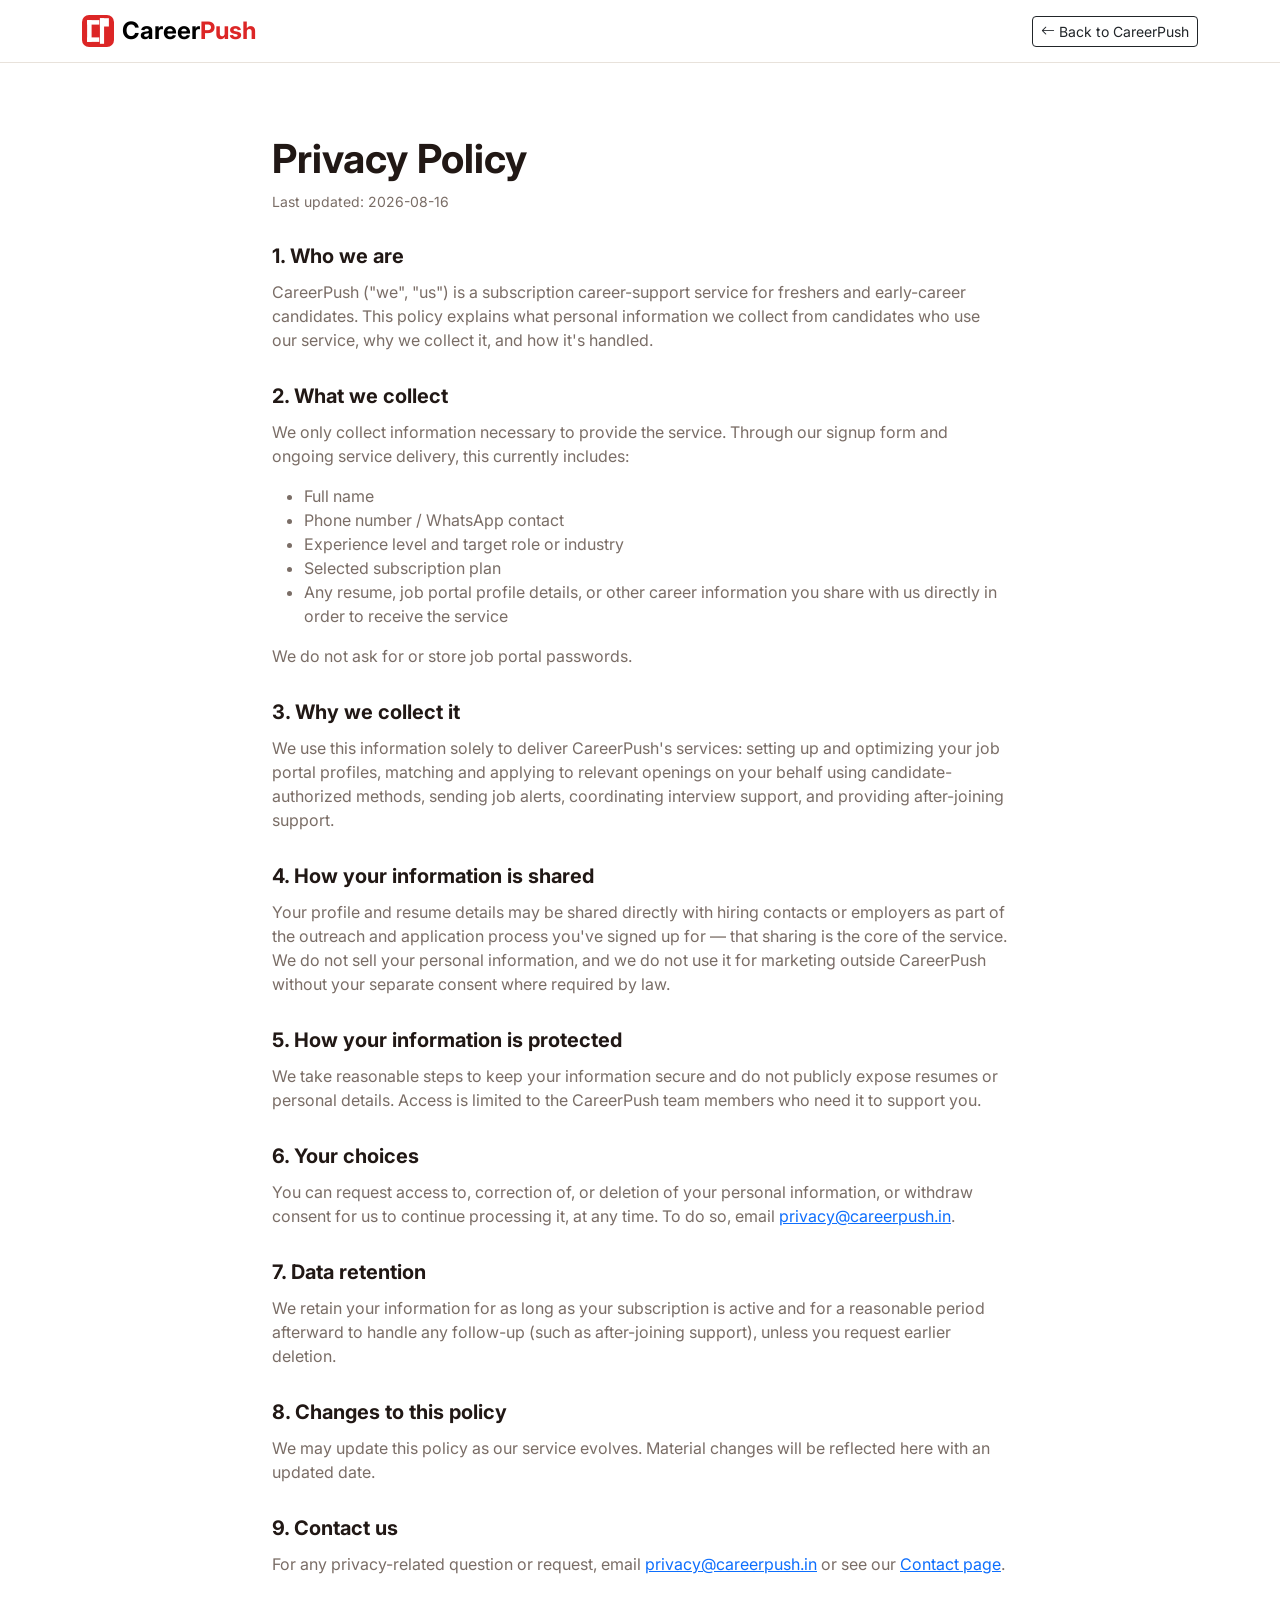
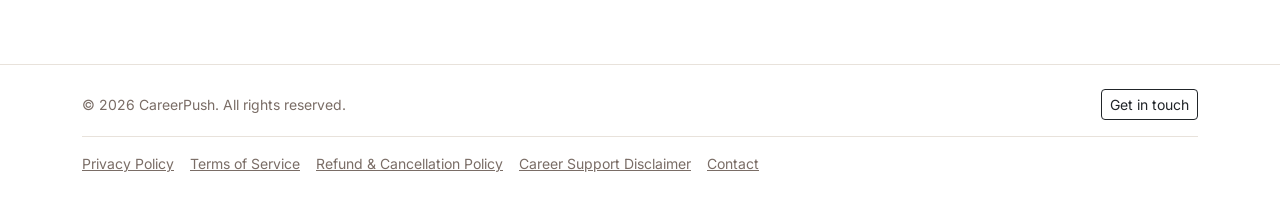
<file: privacy-policy.html>
<!DOCTYPE html>
<html lang="en">
<head>
<meta charset="UTF-8">
<meta name="viewport" content="width=device-width, initial-scale=1.0">
<title>Privacy Policy — CareerPush</title>
<link href="https://cdn.jsdelivr.net/npm/bootstrap@5.3.3/dist/css/bootstrap.min.css" rel="stylesheet">
<link rel="stylesheet" href="https://cdn.jsdelivr.net/npm/bootstrap-icons@1.11.3/font/bootstrap-icons.css">
<link rel="preconnect" href="https://fonts.googleapis.com">
<link href="https://fonts.googleapis.com/css2?family=Inter:wght@400;500;600;700;800&display=swap" rel="stylesheet">
<meta property="og:type" content="website">
<meta property="og:site_name" content="CareerPush">
<meta property="og:title" content="Privacy Policy — CareerPush">
<meta property="og:description" content="CareerPush — subscription career support for freshers and early-career candidates. Plans from ₹499/month.">
<meta property="og:image" content="img/social/careerpush-share-card-1200x630.png">
<meta property="og:image:width" content="1200">
<meta property="og:image:height" content="630">
<meta name="twitter:card" content="summary_large_image">
<!--
  Analytics (disabled by default). To enable, uncomment the block(s) you
  want and replace the placeholder ID with your real one.

  GA4: create a property at analytics.google.com, get your Measurement ID
  (looks like G-XXXXXXXXXX) from Admin > Data Streams > your stream.

  Meta Pixel: create one at business.facebook.com/events_manager, get your
  15-16 digit Pixel ID from Events Manager > Data Sources.
-->
<!--
<script async src="https://www.googletagmanager.com/gtag/js?id=G-XXXXXXXXXX"></script>
<script>
  window.dataLayer = window.dataLayer || [];
  function gtag(){dataLayer.push(arguments);}
  gtag('js', new Date());
  gtag('config', 'G-XXXXXXXXXX');
</script>
-->
<!--
<script>
!function(f,b,e,v,n,t,s)
{if(f.fbq)return;n=f.fbq=function(){n.callMethod?
n.callMethod.apply(n,arguments):n.queue.push(arguments)};
if(!f._fbq)f._fbq=n;n.push=n;n.loaded=!0;n.version='2.0';
n.queue=[];t=b.createElement(e);t.async=!0;
t.src=v;s=b.getElementsByTagName(e)[0];
s.parentNode.insertBefore(t,s)}(window, document,'script',
'https://connect.facebook.net/en_US/fbevents.js');
fbq('init', 'XXXXXXXXXXXXXXX');
fbq('track', 'PageView');
</script>
<noscript><img height="1" width="1" style="display:none"
src="https://www.facebook.com/tr?id=XXXXXXXXXXXXXXX&ev=PageView&noscript=1"
/></noscript>
-->

<link rel="icon" type="image/svg+xml" href="img/logo.svg">
<link rel="stylesheet" href="css/style.css">
</head>
<body>

<nav class="navbar navbar-light bg-white sticky-top border-bottom">
  <div class="container">
    <a class="navbar-brand fw-bold fs-4 d-flex align-items-center gap-2" href="index.html"><img src="img/logo.svg" alt="CareerPush logo" width="32" height="32"><span>Career<span class="text-accent">Push</span></span></a>
    <a href="index.html" class="btn btn-outline-dark btn-sm"><i class="bi bi-arrow-left"></i> Back to CareerPush</a>
  </div>
</nav>

<section class="py-5">
  <div class="container py-lg-4">
    <div class="row justify-content-center">
      <div class="col-lg-8 legal-content">
        <h1 class="fw-bold mb-2">Privacy Policy</h1>
        <p class="text-muted small mb-4">Last updated: 2026-08-16</p>

        <h2>1. Who we are</h2>
        <p>CareerPush ("we", "us") is a subscription career-support service for freshers and early-career candidates. This policy explains what personal information we collect from candidates who use our service, why we collect it, and how it's handled.</p>

        <h2>2. What we collect</h2>
        <p>We only collect information necessary to provide the service. Through our signup form and ongoing service delivery, this currently includes:</p>
        <ul>
          <li>Full name</li>
          <li>Phone number / WhatsApp contact</li>
          <li>Experience level and target role or industry</li>
          <li>Selected subscription plan</li>
          <li>Any resume, job portal profile details, or other career information you share with us directly in order to receive the service</li>
        </ul>
        <p>We do not ask for or store job portal passwords.</p>

        <h2>3. Why we collect it</h2>
        <p>We use this information solely to deliver CareerPush's services: setting up and optimizing your job portal profiles, matching and applying to relevant openings on your behalf using candidate-authorized methods, sending job alerts, coordinating interview support, and providing after-joining support.</p>

        <h2>4. How your information is shared</h2>
        <p>Your profile and resume details may be shared directly with hiring contacts or employers as part of the outreach and application process you've signed up for — that sharing is the core of the service. We do not sell your personal information, and we do not use it for marketing outside CareerPush without your separate consent where required by law.</p>

        <h2>5. How your information is protected</h2>
        <p>We take reasonable steps to keep your information secure and do not publicly expose resumes or personal details. Access is limited to the CareerPush team members who need it to support you.</p>

        <h2>6. Your choices</h2>
        <p>You can request access to, correction of, or deletion of your personal information, or withdraw consent for us to continue processing it, at any time. To do so, email <a href="mailto:privacy@careerpush.in">privacy@careerpush.in</a>.</p>

        <h2>7. Data retention</h2>
        <p>We retain your information for as long as your subscription is active and for a reasonable period afterward to handle any follow-up (such as after-joining support), unless you request earlier deletion.</p>

        <h2>8. Changes to this policy</h2>
        <p>We may update this policy as our service evolves. Material changes will be reflected here with an updated date.</p>

        <h2>9. Contact us</h2>
        <p>For any privacy-related question or request, email <a href="mailto:privacy@careerpush.in">privacy@careerpush.in</a> or see our <a href="contact.html">Contact page</a>.</p>
      </div>
    </div>
  </div>
</section>

<footer class="py-4 border-top">
  <div class="container">
    <div class="d-flex flex-column flex-md-row justify-content-between align-items-center gap-3">
      <p class="mb-0 text-muted small">&copy; <span id="year"></span> CareerPush. All rights reserved.</p>
      <a href="index.html#signup" class="btn btn-outline-dark btn-sm">Get in touch</a>
    </div>
    <div class="d-flex flex-wrap gap-3 justify-content-center justify-content-md-start mt-3 pt-3 border-top">
      <a href="privacy-policy.html" class="text-muted small">Privacy Policy</a>
      <a href="terms-of-service.html" class="text-muted small">Terms of Service</a>
      <a href="refund-cancellation-policy.html" class="text-muted small">Refund &amp; Cancellation Policy</a>
      <a href="career-support-disclaimer.html" class="text-muted small">Career Support Disclaimer</a>
      <a href="contact.html" class="text-muted small">Contact</a>
    </div>
  </div>
</footer>

<script src="https://cdn.jsdelivr.net/npm/bootstrap@5.3.3/dist/js/bootstrap.bundle.min.js"></script>
<script>document.getElementById("year").textContent = new Date().getFullYear();</script>
</body>
</html>
</file>
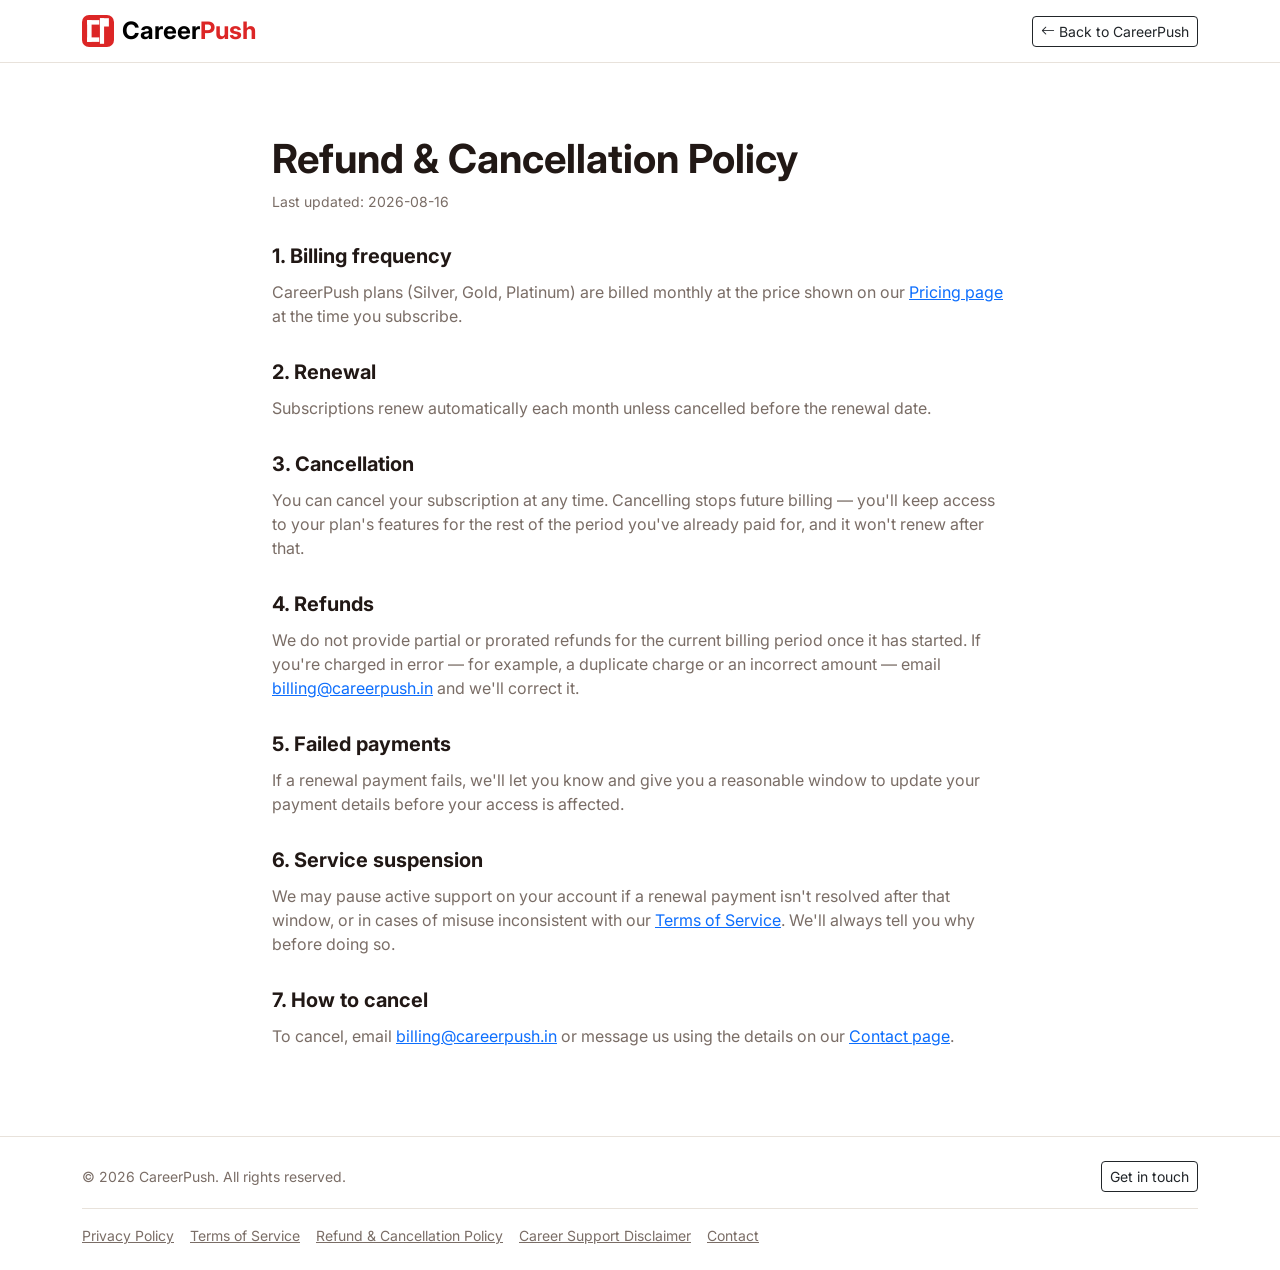
<file: refund-cancellation-policy.html>
<!DOCTYPE html>
<html lang="en">
<head>
<meta charset="UTF-8">
<meta name="viewport" content="width=device-width, initial-scale=1.0">
<title>Refund & Cancellation Policy — CareerPush</title>
<link href="https://cdn.jsdelivr.net/npm/bootstrap@5.3.3/dist/css/bootstrap.min.css" rel="stylesheet">
<link rel="stylesheet" href="https://cdn.jsdelivr.net/npm/bootstrap-icons@1.11.3/font/bootstrap-icons.css">
<link rel="preconnect" href="https://fonts.googleapis.com">
<link href="https://fonts.googleapis.com/css2?family=Inter:wght@400;500;600;700;800&display=swap" rel="stylesheet">
<meta property="og:type" content="website">
<meta property="og:site_name" content="CareerPush">
<meta property="og:title" content="Refund & Cancellation Policy — CareerPush">
<meta property="og:description" content="CareerPush — subscription career support for freshers and early-career candidates. Plans from ₹499/month.">
<meta property="og:image" content="img/social/careerpush-share-card-1200x630.png">
<meta property="og:image:width" content="1200">
<meta property="og:image:height" content="630">
<meta name="twitter:card" content="summary_large_image">
<!--
  Analytics (disabled by default). To enable, uncomment the block(s) you
  want and replace the placeholder ID with your real one.

  GA4: create a property at analytics.google.com, get your Measurement ID
  (looks like G-XXXXXXXXXX) from Admin > Data Streams > your stream.

  Meta Pixel: create one at business.facebook.com/events_manager, get your
  15-16 digit Pixel ID from Events Manager > Data Sources.
-->
<!--
<script async src="https://www.googletagmanager.com/gtag/js?id=G-XXXXXXXXXX"></script>
<script>
  window.dataLayer = window.dataLayer || [];
  function gtag(){dataLayer.push(arguments);}
  gtag('js', new Date());
  gtag('config', 'G-XXXXXXXXXX');
</script>
-->
<!--
<script>
!function(f,b,e,v,n,t,s)
{if(f.fbq)return;n=f.fbq=function(){n.callMethod?
n.callMethod.apply(n,arguments):n.queue.push(arguments)};
if(!f._fbq)f._fbq=n;n.push=n;n.loaded=!0;n.version='2.0';
n.queue=[];t=b.createElement(e);t.async=!0;
t.src=v;s=b.getElementsByTagName(e)[0];
s.parentNode.insertBefore(t,s)}(window, document,'script',
'https://connect.facebook.net/en_US/fbevents.js');
fbq('init', 'XXXXXXXXXXXXXXX');
fbq('track', 'PageView');
</script>
<noscript><img height="1" width="1" style="display:none"
src="https://www.facebook.com/tr?id=XXXXXXXXXXXXXXX&ev=PageView&noscript=1"
/></noscript>
-->

<link rel="icon" type="image/svg+xml" href="img/logo.svg">
<link rel="stylesheet" href="css/style.css">
</head>
<body>

<nav class="navbar navbar-light bg-white sticky-top border-bottom">
  <div class="container">
    <a class="navbar-brand fw-bold fs-4 d-flex align-items-center gap-2" href="index.html"><img src="img/logo.svg" alt="CareerPush logo" width="32" height="32"><span>Career<span class="text-accent">Push</span></span></a>
    <a href="index.html" class="btn btn-outline-dark btn-sm"><i class="bi bi-arrow-left"></i> Back to CareerPush</a>
  </div>
</nav>

<section class="py-5">
  <div class="container py-lg-4">
    <div class="row justify-content-center">
      <div class="col-lg-8 legal-content">
        <h1 class="fw-bold mb-2">Refund &amp; Cancellation Policy</h1>
        <p class="text-muted small mb-4">Last updated: 2026-08-16</p>

        <h2>1. Billing frequency</h2>
        <p>CareerPush plans (Silver, Gold, Platinum) are billed monthly at the price shown on our <a href="index.html#pricing">Pricing page</a> at the time you subscribe.</p>

        <h2>2. Renewal</h2>
        <p>Subscriptions renew automatically each month unless cancelled before the renewal date.</p>

        <h2>3. Cancellation</h2>
        <p>You can cancel your subscription at any time. Cancelling stops future billing — you'll keep access to your plan's features for the rest of the period you've already paid for, and it won't renew after that.</p>

        <h2>4. Refunds</h2>
        <p>We do not provide partial or prorated refunds for the current billing period once it has started. If you're charged in error — for example, a duplicate charge or an incorrect amount — email <a href="mailto:billing@careerpush.in">billing@careerpush.in</a> and we'll correct it.</p>

        <h2>5. Failed payments</h2>
        <p>If a renewal payment fails, we'll let you know and give you a reasonable window to update your payment details before your access is affected.</p>

        <h2>6. Service suspension</h2>
        <p>We may pause active support on your account if a renewal payment isn't resolved after that window, or in cases of misuse inconsistent with our <a href="terms-of-service.html">Terms of Service</a>. We'll always tell you why before doing so.</p>

        <h2>7. How to cancel</h2>
        <p>To cancel, email <a href="mailto:billing@careerpush.in">billing@careerpush.in</a> or message us using the details on our <a href="contact.html">Contact page</a>.</p>
      </div>
    </div>
  </div>
</section>

<footer class="py-4 border-top">
  <div class="container">
    <div class="d-flex flex-column flex-md-row justify-content-between align-items-center gap-3">
      <p class="mb-0 text-muted small">&copy; <span id="year"></span> CareerPush. All rights reserved.</p>
      <a href="index.html#signup" class="btn btn-outline-dark btn-sm">Get in touch</a>
    </div>
    <div class="d-flex flex-wrap gap-3 justify-content-center justify-content-md-start mt-3 pt-3 border-top">
      <a href="privacy-policy.html" class="text-muted small">Privacy Policy</a>
      <a href="terms-of-service.html" class="text-muted small">Terms of Service</a>
      <a href="refund-cancellation-policy.html" class="text-muted small">Refund &amp; Cancellation Policy</a>
      <a href="career-support-disclaimer.html" class="text-muted small">Career Support Disclaimer</a>
      <a href="contact.html" class="text-muted small">Contact</a>
    </div>
  </div>
</footer>

<script src="https://cdn.jsdelivr.net/npm/bootstrap@5.3.3/dist/js/bootstrap.bundle.min.js"></script>
<script>document.getElementById("year").textContent = new Date().getFullYear();</script>
</body>
</html>
</file>
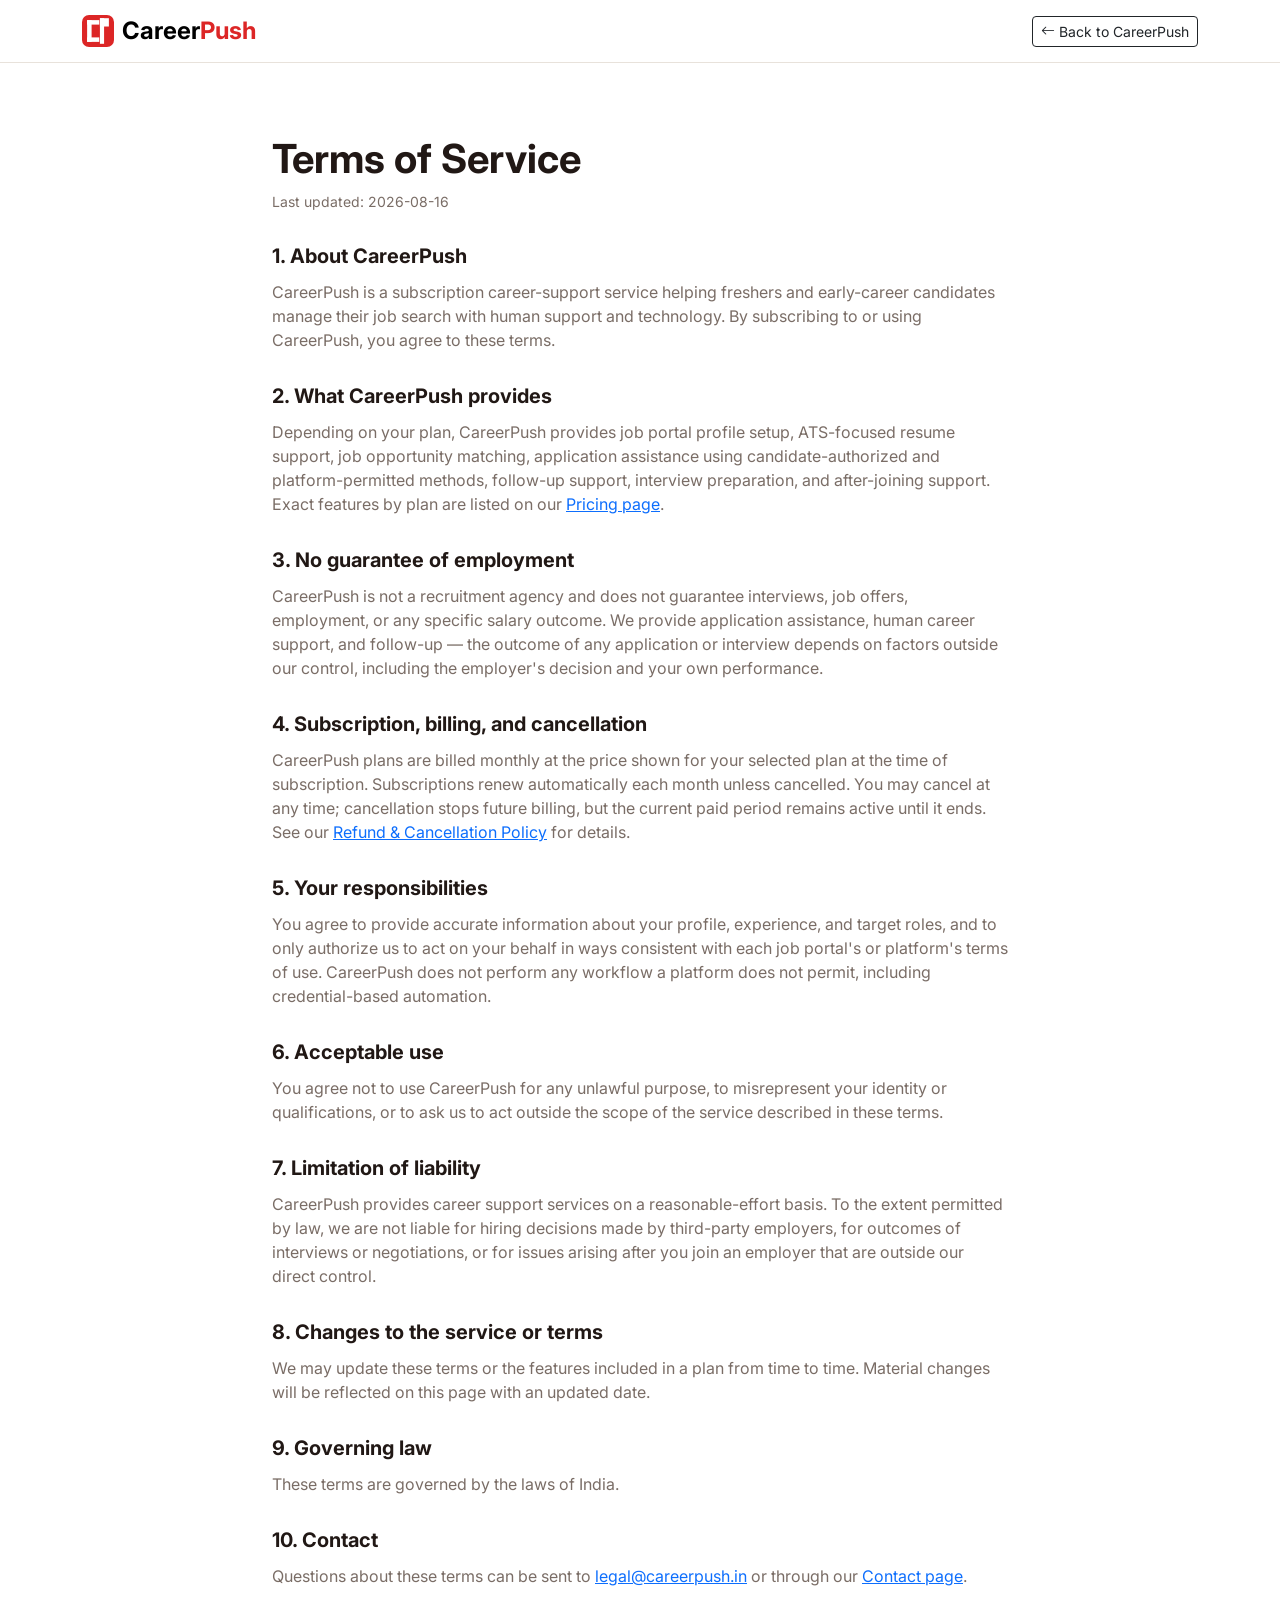
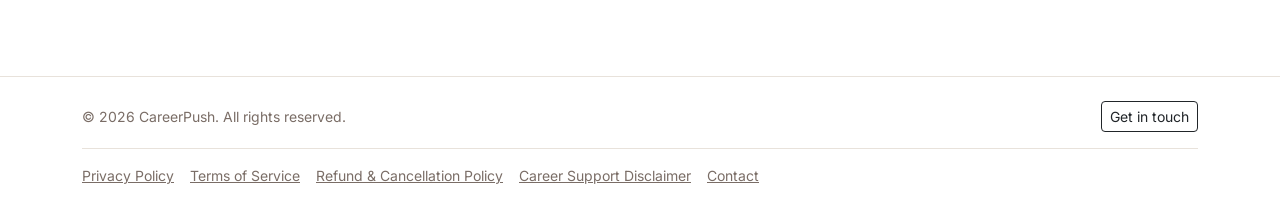
<file: terms-of-service.html>
<!DOCTYPE html>
<html lang="en">
<head>
<meta charset="UTF-8">
<meta name="viewport" content="width=device-width, initial-scale=1.0">
<title>Terms of Service — CareerPush</title>
<link href="https://cdn.jsdelivr.net/npm/bootstrap@5.3.3/dist/css/bootstrap.min.css" rel="stylesheet">
<link rel="stylesheet" href="https://cdn.jsdelivr.net/npm/bootstrap-icons@1.11.3/font/bootstrap-icons.css">
<link rel="preconnect" href="https://fonts.googleapis.com">
<link href="https://fonts.googleapis.com/css2?family=Inter:wght@400;500;600;700;800&display=swap" rel="stylesheet">
<meta property="og:type" content="website">
<meta property="og:site_name" content="CareerPush">
<meta property="og:title" content="Terms of Service — CareerPush">
<meta property="og:description" content="CareerPush — subscription career support for freshers and early-career candidates. Plans from ₹499/month.">
<meta property="og:image" content="img/social/careerpush-share-card-1200x630.png">
<meta property="og:image:width" content="1200">
<meta property="og:image:height" content="630">
<meta name="twitter:card" content="summary_large_image">
<!--
  Analytics (disabled by default). To enable, uncomment the block(s) you
  want and replace the placeholder ID with your real one.

  GA4: create a property at analytics.google.com, get your Measurement ID
  (looks like G-XXXXXXXXXX) from Admin > Data Streams > your stream.

  Meta Pixel: create one at business.facebook.com/events_manager, get your
  15-16 digit Pixel ID from Events Manager > Data Sources.
-->
<!--
<script async src="https://www.googletagmanager.com/gtag/js?id=G-XXXXXXXXXX"></script>
<script>
  window.dataLayer = window.dataLayer || [];
  function gtag(){dataLayer.push(arguments);}
  gtag('js', new Date());
  gtag('config', 'G-XXXXXXXXXX');
</script>
-->
<!--
<script>
!function(f,b,e,v,n,t,s)
{if(f.fbq)return;n=f.fbq=function(){n.callMethod?
n.callMethod.apply(n,arguments):n.queue.push(arguments)};
if(!f._fbq)f._fbq=n;n.push=n;n.loaded=!0;n.version='2.0';
n.queue=[];t=b.createElement(e);t.async=!0;
t.src=v;s=b.getElementsByTagName(e)[0];
s.parentNode.insertBefore(t,s)}(window, document,'script',
'https://connect.facebook.net/en_US/fbevents.js');
fbq('init', 'XXXXXXXXXXXXXXX');
fbq('track', 'PageView');
</script>
<noscript><img height="1" width="1" style="display:none"
src="https://www.facebook.com/tr?id=XXXXXXXXXXXXXXX&ev=PageView&noscript=1"
/></noscript>
-->

<link rel="icon" type="image/svg+xml" href="img/logo.svg">
<link rel="stylesheet" href="css/style.css">
</head>
<body>

<nav class="navbar navbar-light bg-white sticky-top border-bottom">
  <div class="container">
    <a class="navbar-brand fw-bold fs-4 d-flex align-items-center gap-2" href="index.html"><img src="img/logo.svg" alt="CareerPush logo" width="32" height="32"><span>Career<span class="text-accent">Push</span></span></a>
    <a href="index.html" class="btn btn-outline-dark btn-sm"><i class="bi bi-arrow-left"></i> Back to CareerPush</a>
  </div>
</nav>

<section class="py-5">
  <div class="container py-lg-4">
    <div class="row justify-content-center">
      <div class="col-lg-8 legal-content">
        <h1 class="fw-bold mb-2">Terms of Service</h1>
        <p class="text-muted small mb-4">Last updated: 2026-08-16</p>

        <h2>1. About CareerPush</h2>
        <p>CareerPush is a subscription career-support service helping freshers and early-career candidates manage their job search with human support and technology. By subscribing to or using CareerPush, you agree to these terms.</p>

        <h2>2. What CareerPush provides</h2>
        <p>Depending on your plan, CareerPush provides job portal profile setup, ATS-focused resume support, job opportunity matching, application assistance using candidate-authorized and platform-permitted methods, follow-up support, interview preparation, and after-joining support. Exact features by plan are listed on our <a href="index.html#pricing">Pricing page</a>.</p>

        <h2>3. No guarantee of employment</h2>
        <p>CareerPush is not a recruitment agency and does not guarantee interviews, job offers, employment, or any specific salary outcome. We provide application assistance, human career support, and follow-up — the outcome of any application or interview depends on factors outside our control, including the employer's decision and your own performance.</p>

        <h2>4. Subscription, billing, and cancellation</h2>
        <p>CareerPush plans are billed monthly at the price shown for your selected plan at the time of subscription. Subscriptions renew automatically each month unless cancelled. You may cancel at any time; cancellation stops future billing, but the current paid period remains active until it ends. See our <a href="refund-cancellation-policy.html">Refund &amp; Cancellation Policy</a> for details.</p>

        <h2>5. Your responsibilities</h2>
        <p>You agree to provide accurate information about your profile, experience, and target roles, and to only authorize us to act on your behalf in ways consistent with each job portal's or platform's terms of use. CareerPush does not perform any workflow a platform does not permit, including credential-based automation.</p>

        <h2>6. Acceptable use</h2>
        <p>You agree not to use CareerPush for any unlawful purpose, to misrepresent your identity or qualifications, or to ask us to act outside the scope of the service described in these terms.</p>

        <h2>7. Limitation of liability</h2>
        <p>CareerPush provides career support services on a reasonable-effort basis. To the extent permitted by law, we are not liable for hiring decisions made by third-party employers, for outcomes of interviews or negotiations, or for issues arising after you join an employer that are outside our direct control.</p>

        <h2>8. Changes to the service or terms</h2>
        <p>We may update these terms or the features included in a plan from time to time. Material changes will be reflected on this page with an updated date.</p>

        <h2>9. Governing law</h2>
        <p>These terms are governed by the laws of India.</p>

        <h2>10. Contact</h2>
        <p>Questions about these terms can be sent to <a href="mailto:legal@careerpush.in">legal@careerpush.in</a> or through our <a href="contact.html">Contact page</a>.</p>
      </div>
    </div>
  </div>
</section>

<footer class="py-4 border-top">
  <div class="container">
    <div class="d-flex flex-column flex-md-row justify-content-between align-items-center gap-3">
      <p class="mb-0 text-muted small">&copy; <span id="year"></span> CareerPush. All rights reserved.</p>
      <a href="index.html#signup" class="btn btn-outline-dark btn-sm">Get in touch</a>
    </div>
    <div class="d-flex flex-wrap gap-3 justify-content-center justify-content-md-start mt-3 pt-3 border-top">
      <a href="privacy-policy.html" class="text-muted small">Privacy Policy</a>
      <a href="terms-of-service.html" class="text-muted small">Terms of Service</a>
      <a href="refund-cancellation-policy.html" class="text-muted small">Refund &amp; Cancellation Policy</a>
      <a href="career-support-disclaimer.html" class="text-muted small">Career Support Disclaimer</a>
      <a href="contact.html" class="text-muted small">Contact</a>
    </div>
  </div>
</footer>

<script src="https://cdn.jsdelivr.net/npm/bootstrap@5.3.3/dist/js/bootstrap.bundle.min.js"></script>
<script>document.getElementById("year").textContent = new Date().getFullYear();</script>
</body>
</html>
</file>
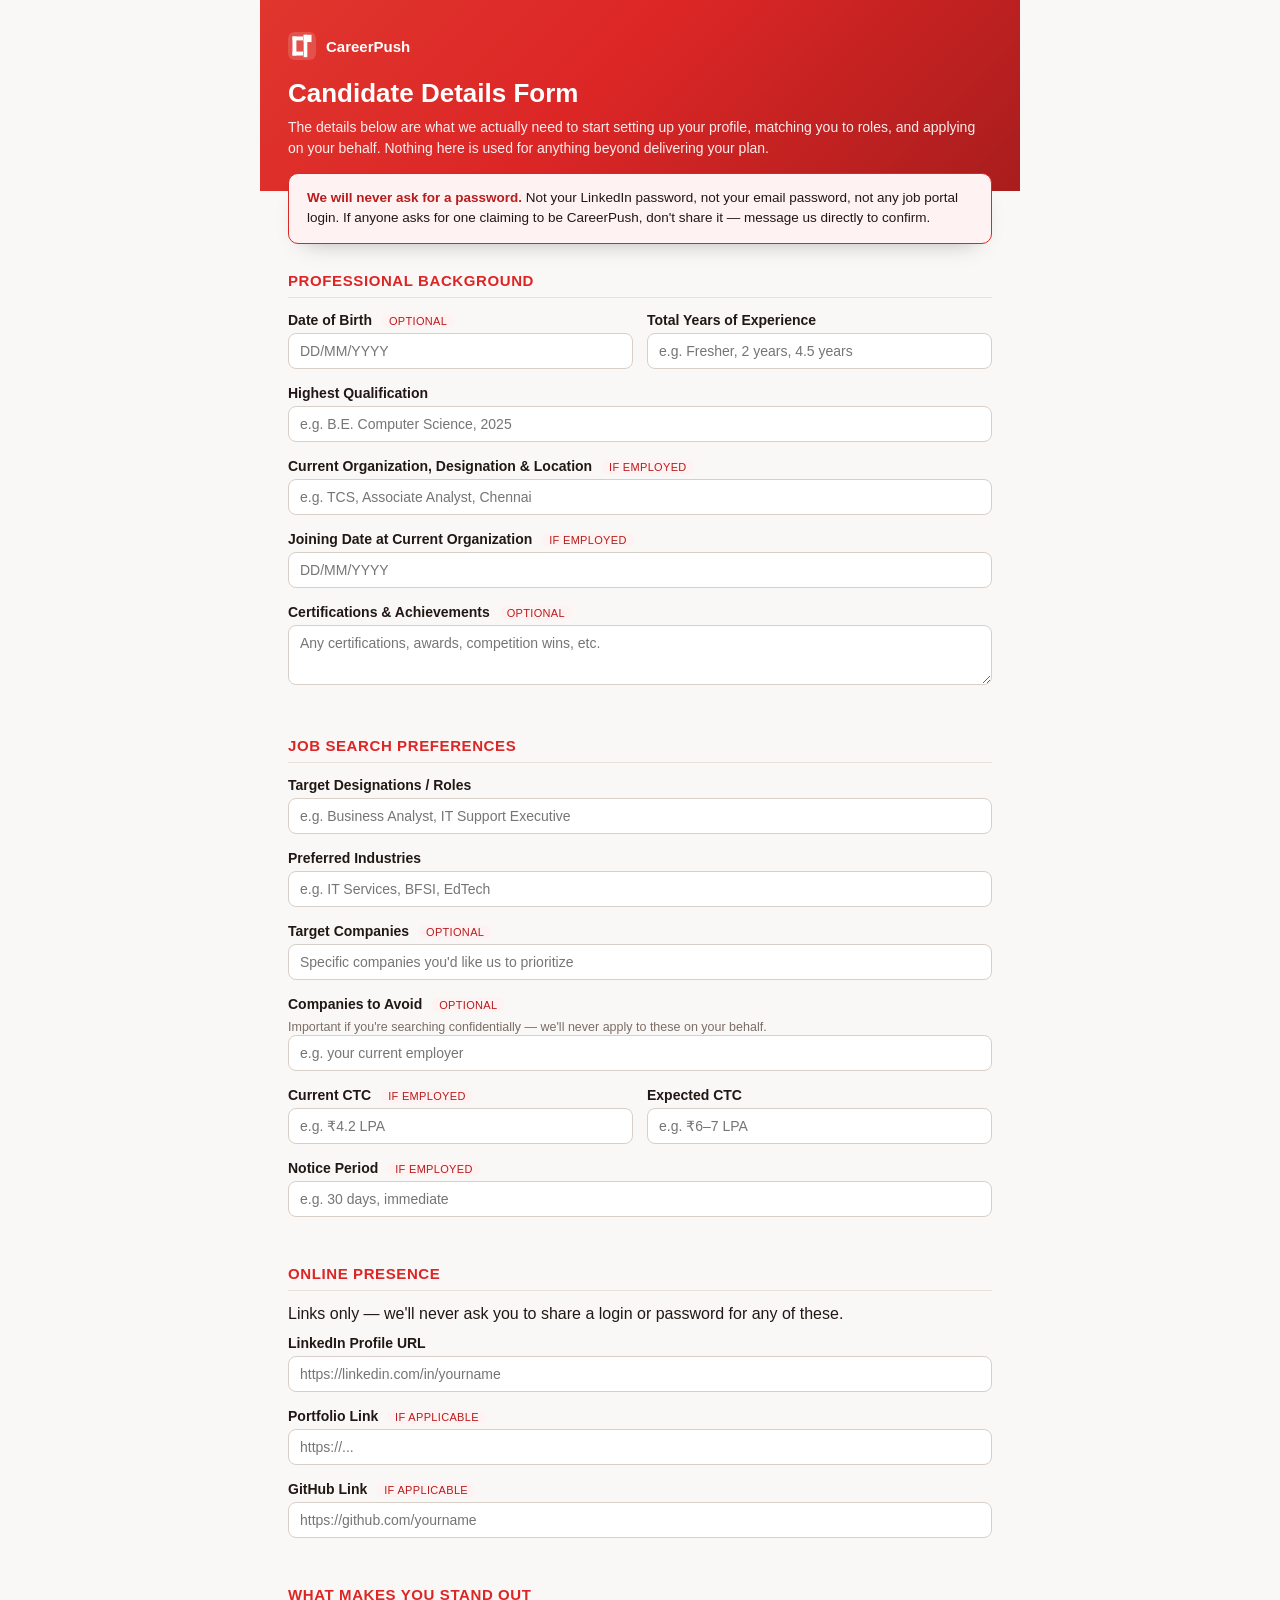
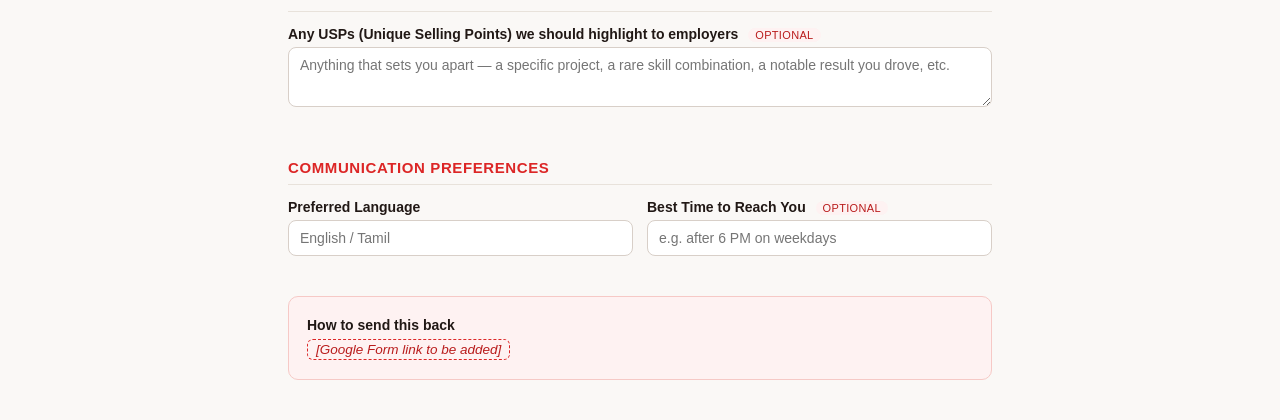
<file: templates/candidate-intake-form.html>
<!DOCTYPE html>
<html lang="en">
<head>
<meta charset="UTF-8">
<meta name="viewport" content="width=device-width, initial-scale=1.0">
<title>CareerPush — Candidate Details Form</title>
<style>
  * {
    box-sizing: border-box;
    -webkit-print-color-adjust: exact !important;
    print-color-adjust: exact !important;
  }
  body {
    margin: 0;
    font-family: 'Segoe UI', -apple-system, Roboto, sans-serif;
    color: #211815;
    background: #faf8f6;
  }
  .wrap { max-width: 760px; margin: 0 auto; padding: 0 0 40px; }

  .band {
    background: linear-gradient(135deg, #e0362e 0%, #dc2626 45%, #a91d1d 100%);
    color: #fff;
    padding: 32px 28px;
  }
  .brand { display: flex; align-items: center; gap: 10px; font-weight: 800; font-size: 15px; margin-bottom: 18px; }
  .brand svg { width: 28px; height: 28px; border-radius: 6px; }
  .band h1 { font-size: 26px; font-weight: 800; margin: 0 0 8px; }
  .band p { margin: 0; font-size: 14px; opacity: 0.92; line-height: 1.5; }

  .security-note {
    margin: -18px 28px 0;
    background: #fef2f2;
    border: 1px solid #dc2626;
    border-radius: 10px;
    padding: 14px 18px;
    font-size: 13.5px;
    line-height: 1.5;
    position: relative;
    z-index: 1;
    box-shadow: 0 12px 24px -16px rgba(0,0,0,0.35);
  }
  .security-note strong { color: #b91c1c; }

  section { padding: 28px 28px 4px; }
  section h2 {
    font-size: 15px;
    text-transform: uppercase;
    letter-spacing: 0.04em;
    color: #dc2626;
    font-weight: 700;
    margin: 0 0 14px;
    padding-bottom: 8px;
    border-bottom: 1px solid #e8e2db;
  }

  .field { margin-bottom: 16px; }
  .field label {
    display: block;
    font-weight: 600;
    font-size: 14px;
    margin-bottom: 5px;
  }
  .field .hint { font-weight: 400; color: #7a6d66; font-size: 12.5px; }
  .field .optional {
    font-weight: 400;
    color: #b91c1c;
    background: #fef2f2;
    font-size: 11px;
    text-transform: uppercase;
    letter-spacing: 0.03em;
    padding: 1px 7px;
    border-radius: 999px;
    margin-left: 6px;
  }
  .field input[type="text"],
  .field input[type="tel"],
  .field input[type="url"],
  .field textarea,
  .field select {
    width: 100%;
    font-family: inherit;
    font-size: 14px;
    padding: 9px 11px;
    border: 1px solid #d8cfc8;
    border-radius: 8px;
    background: #fff;
    color: #211815;
  }
  .field textarea { resize: vertical; min-height: 60px; }
  .row2 { display: grid; grid-template-columns: 1fr 1fr; gap: 14px; }

  footer {
    margin: 20px 28px 0;
    background: #fef2f2;
    border: 1px solid #f6c9c6;
    border-radius: 10px;
    padding: 18px;
    font-size: 13.5px;
    line-height: 1.55;
  }
  footer strong { display: block; margin-bottom: 4px; font-size: 14px; }

  @media print {
    body { background: #fff; }
    .wrap { max-width: 100%; }
    .field input, .field textarea, .field select { border-color: #999; }
  }
</style>
</head>
<body>

<div class="wrap">
  <div class="band">
    <div class="brand">
      <svg viewBox="0 0 100 100">
        <rect width="100" height="100" rx="22" fill="#ffffff" opacity="0.15"/>
        <rect x="16" y="16" width="14" height="68" fill="#ffffff"/>
        <rect x="16" y="16" width="38" height="14" fill="#ffffff"/>
        <rect x="16" y="70" width="38" height="14" fill="#ffffff"/>
        <rect x="56" y="10" width="13" height="80" fill="#ffffff"/>
        <rect x="56" y="10" width="28" height="26" fill="#ffffff"/>
      </svg>
      CareerPush
    </div>
    <h1>Candidate Details Form</h1>
    <p>The details below are what we actually need to start setting up your profile, matching you to roles, and applying on your behalf. Nothing here is used for anything beyond delivering your plan.</p>
  </div>

  <div class="security-note">
    <strong>We will never ask for a password.</strong> Not your LinkedIn password, not your email password, not any job portal login. If anyone asks for one claiming to be CareerPush, don't share it — message us directly to confirm.
  </div>

  <form>
    <section>
      <h2>Professional Background</h2>
      <div class="row2">
        <div class="field">
          <label>Date of Birth <span class="optional">Optional</span></label>
          <input type="text" placeholder="DD/MM/YYYY">
        </div>
        <div class="field">
          <label>Total Years of Experience</label>
          <input type="text" placeholder="e.g. Fresher, 2 years, 4.5 years">
        </div>
      </div>
      <div class="field">
        <label>Highest Qualification</label>
        <input type="text" placeholder="e.g. B.E. Computer Science, 2025">
      </div>
      <div class="field">
        <label>Current Organization, Designation &amp; Location <span class="optional">If employed</span></label>
        <input type="text" placeholder="e.g. TCS, Associate Analyst, Chennai">
      </div>
      <div class="field">
        <label>Joining Date at Current Organization <span class="optional">If employed</span></label>
        <input type="text" placeholder="DD/MM/YYYY">
      </div>
      <div class="field">
        <label>Certifications &amp; Achievements <span class="optional">Optional</span></label>
        <textarea placeholder="Any certifications, awards, competition wins, etc."></textarea>
      </div>
    </section>

    <section>
      <h2>Job Search Preferences</h2>
      <div class="field">
        <label>Target Designations / Roles</label>
        <input type="text" placeholder="e.g. Business Analyst, IT Support Executive">
      </div>
      <div class="field">
        <label>Preferred Industries</label>
        <input type="text" placeholder="e.g. IT Services, BFSI, EdTech">
      </div>
      <div class="field">
        <label>Target Companies <span class="optional">Optional</span></label>
        <input type="text" placeholder="Specific companies you'd like us to prioritize">
      </div>
      <div class="field">
        <label>Companies to Avoid <span class="optional">Optional</span></label>
        <span class="hint">Important if you're searching confidentially — we'll never apply to these on your behalf.</span>
        <input type="text" placeholder="e.g. your current employer">
      </div>
      <div class="row2">
        <div class="field">
          <label>Current CTC <span class="optional">If employed</span></label>
          <input type="text" placeholder="e.g. ₹4.2 LPA">
        </div>
        <div class="field">
          <label>Expected CTC</label>
          <input type="text" placeholder="e.g. ₹6–7 LPA">
        </div>
      </div>
      <div class="field">
        <label>Notice Period <span class="optional">If employed</span></label>
        <input type="text" placeholder="e.g. 30 days, immediate">
      </div>
    </section>

    <section>
      <h2>Online Presence</h2>
      <span class="hint">Links only — we'll never ask you to share a login or password for any of these.</span>
      <div class="field" style="margin-top:12px;">
        <label>LinkedIn Profile URL</label>
        <input type="url" placeholder="https://linkedin.com/in/yourname">
      </div>
      <div class="field">
        <label>Portfolio Link <span class="optional">If applicable</span></label>
        <input type="url" placeholder="https://...">
      </div>
      <div class="field">
        <label>GitHub Link <span class="optional">If applicable</span></label>
        <input type="url" placeholder="https://github.com/yourname">
      </div>
    </section>

    <section>
      <h2>What Makes You Stand Out</h2>
      <div class="field">
        <label>Any USPs (Unique Selling Points) we should highlight to employers <span class="optional">Optional</span></label>
        <textarea placeholder="Anything that sets you apart — a specific project, a rare skill combination, a notable result you drove, etc."></textarea>
      </div>
    </section>

    <section>
      <h2>Communication Preferences</h2>
      <div class="row2">
        <div class="field">
          <label>Preferred Language</label>
          <input type="text" placeholder="English / Tamil">
        </div>
        <div class="field">
          <label>Best Time to Reach You <span class="optional">Optional</span></label>
          <input type="text" placeholder="e.g. after 6 PM on weekdays">
        </div>
      </div>
    </section>
  </form>

  <footer>
    <strong>How to send this back</strong>
    <span style="background:#fef2f2; border:1px dashed #dc2626; color:#b91c1c; padding:2px 8px; border-radius:6px; font-style:italic;">[Google Form link to be added]</span>
  </footer>
</div>

</body>
</html>
</file>
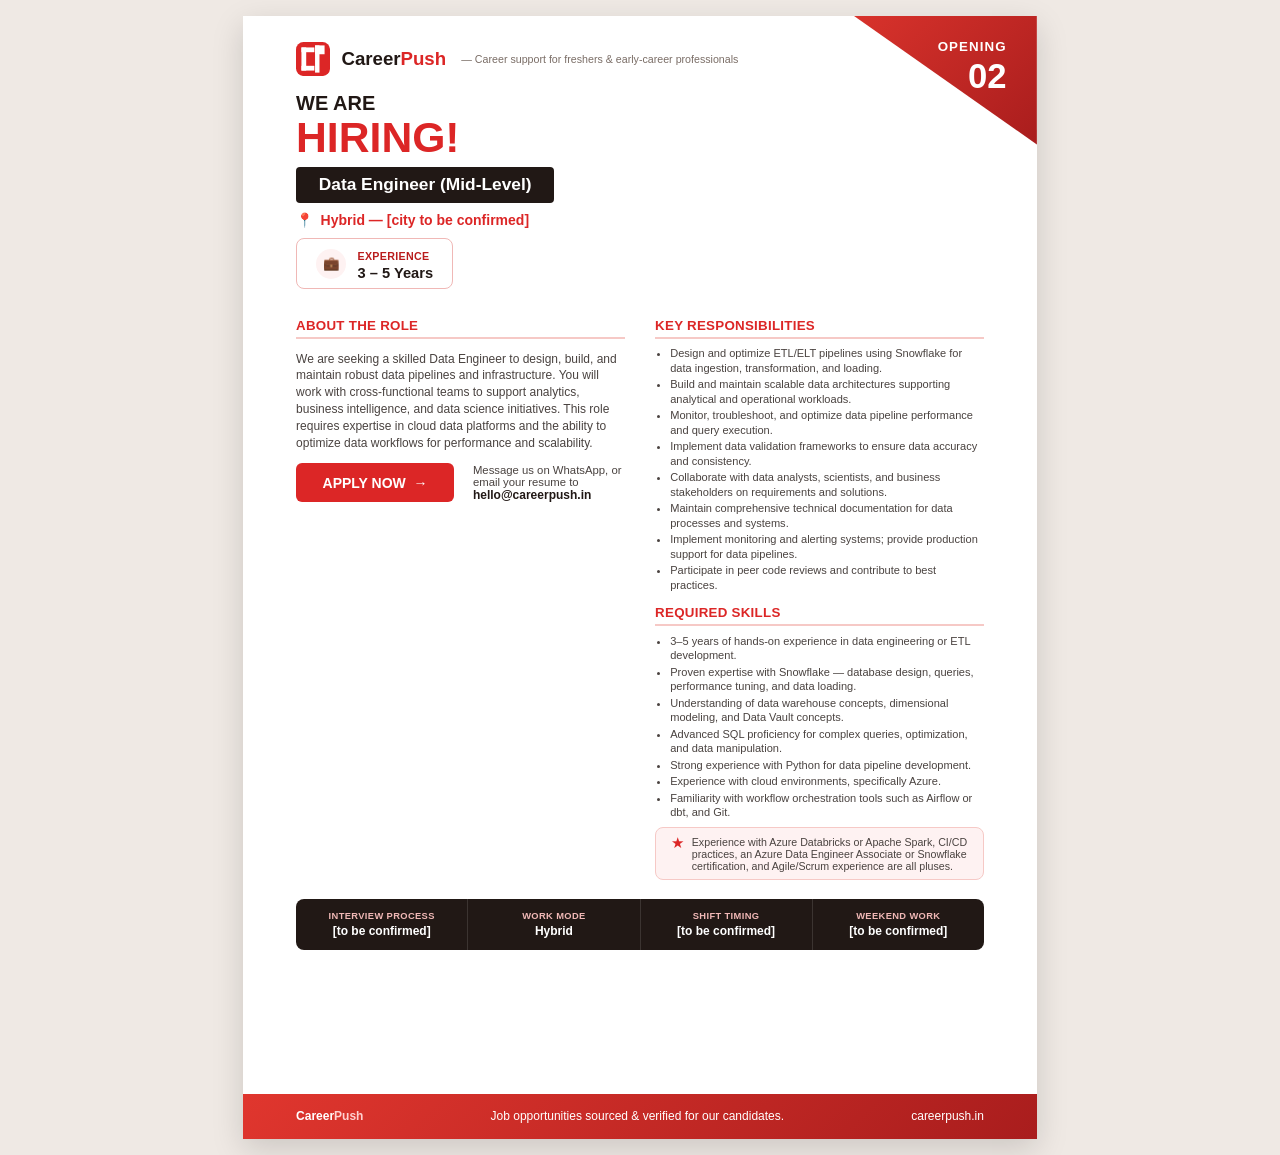
<file: templates/job-opening-flyer-data-engineer.html>
<!DOCTYPE html>
<html lang="en">
<head>
<meta charset="UTF-8">
<title>CareerPush — Job Opening Flyer</title>
<style>
  @page { size: A4; margin: 0; }
  * {
    box-sizing: border-box;
    -webkit-print-color-adjust: exact !important;
    print-color-adjust: exact !important;
  }
  body {
    margin: 0;
    font-family: 'Segoe UI', -apple-system, Roboto, sans-serif;
    color: #211815;
    background: #efe9e4;
  }
  .page {
    width: 210mm;
    min-height: 297mm;
    margin: 0 auto;
    background: #ffffff;
    position: relative;
    overflow: hidden;
  }
  @media screen {
    .page { margin: 16px auto; box-shadow: 0 10px 30px rgba(0,0,0,0.15); }
  }
  [contenteditable="true"] { outline: none; }
  [contenteditable="true"]:focus {
    outline: 2px dashed #dc2626;
    outline-offset: 3px;
    border-radius: 4px;
  }

  /* ---- corner ribbon ---- */
  .ribbon {
    position: absolute;
    top: 0; right: 0;
    width: 62mm;
    height: 34mm;
    background: linear-gradient(135deg, #e0362e 0%, #a91d1d 100%);
    clip-path: polygon(22% 0, 100% 0, 100% 100%);
    color: #fff;
    text-align: right;
    padding: 6mm 8mm 0 0;
  }
  .ribbon .label {
    font-size: 10pt;
    font-weight: 700;
    letter-spacing: 0.08em;
    display: block;
  }
  .ribbon .num {
    font-size: 26pt;
    font-weight: 800;
    display: block;
    margin-top: 1mm;
  }

  /* ---- header ---- */
  .brand-row {
    display: flex;
    align-items: center;
    gap: 3mm;
    padding: 7mm 14mm 0;
  }
  .brand-row svg { width: 9mm; height: 9mm; flex-shrink: 0; }
  .brand-row .name { font-weight: 800; font-size: 14pt; }
  .brand-row .name .push { color: #dc2626; }
  .brand-row .tagline { font-size: 8pt; color: #7a6d66; margin-left: 1mm; }

  /* ---- hero ---- */
  .hero { padding: 4mm 14mm 0; }
  .hero .we-are { font-size: 15pt; font-weight: 800; margin: 0; color: #211815; }
  .hero .hiring {
    font-size: 32pt;
    font-weight: 800;
    color: #dc2626;
    margin: 0;
    line-height: 1.05;
  }
  .role-bar {
    display: inline-block;
    background: #211815;
    color: #fff;
    font-weight: 800;
    font-size: 13pt;
    padding: 2mm 6mm;
    border-radius: 4px;
    margin-top: 2mm;
  }
  .location-row {
    display: flex;
    align-items: center;
    gap: 2mm;
    margin-top: 2.5mm;
    font-weight: 700;
    font-size: 10.5pt;
    color: #dc2626;
  }
  .exp-badge {
    display: inline-flex;
    align-items: center;
    gap: 3mm;
    border: 1.5px solid #f0b8b6;
    border-radius: 8px;
    padding: 1.8mm 5mm;
    margin-top: 2.5mm;
  }
  .exp-badge .icon {
    width: 8mm; height: 8mm;
    background: #fef2f2;
    border-radius: 50%;
    display: flex; align-items: center; justify-content: center;
    color: #dc2626;
    font-size: 10pt;
  }
  .exp-badge .exp-label { font-size: 8pt; color: #b91c1c; font-weight: 700; letter-spacing: 0.03em; }
  .exp-badge .exp-value { font-size: 11pt; font-weight: 800; }

  /* ---- body columns ---- */
  .body-grid {
    display: grid;
    grid-template-columns: 1fr 1fr;
    gap: 8mm;
    padding: 4mm 14mm 0;
  }
  .section-title {
    font-size: 10pt;
    font-weight: 700;
    color: #dc2626;
    border-bottom: 2px solid #f6c9c6;
    padding-bottom: 1mm;
    margin-bottom: 2mm;
    letter-spacing: 0.02em;
  }
  .about-text { font-size: 9pt; line-height: 1.4; color: #4a4340; }
  ul.bullets { margin: 0 0 2mm; padding-left: 4mm; }
  ul.bullets li { font-size: 8.3pt; line-height: 1.3; color: #4a4340; margin-bottom: 0.6mm; }

  .nice-to-have {
    background: #fef2f2;
    border: 1px solid #f6c9c6;
    border-radius: 8px;
    padding: 2mm 4mm;
    font-size: 8pt;
    color: #4a4340;
    display: flex;
    gap: 2mm;
    margin-top: 1mm;
  }
  .nice-to-have .star { color: #dc2626; font-size: 11pt; line-height: 1; }

  .apply-row {
    display: flex;
    align-items: center;
    gap: 5mm;
    margin-top: 3mm;
  }
  .apply-btn {
    background: #dc2626;
    color: #fff;
    font-weight: 800;
    font-size: 10.5pt;
    padding: 3mm 7mm;
    border-radius: 6px;
    white-space: nowrap;
  }
  .apply-contact { font-size: 8.5pt; color: #4a4340; }
  .apply-contact strong { display: block; color: #211815; font-size: 9pt; }

  /* ---- footer stats bar ---- */
  .stats-bar {
    display: flex;
    margin: 5mm 14mm 0;
    background: #211815;
    border-radius: 8px;
    overflow: hidden;
  }
  .stat {
    flex: 1;
    padding: 3mm 3mm;
    color: #fff;
    text-align: center;
    border-right: 1px solid rgba(255,255,255,0.12);
  }
  .stat:last-child { border-right: none; }
  .stat .stat-label {
    font-size: 7pt;
    text-transform: uppercase;
    letter-spacing: 0.04em;
    color: #f0b8b6;
    font-weight: 700;
    margin-bottom: 1mm;
  }
  .stat .stat-value { font-size: 9pt; font-weight: 700; }

  /* ---- bottom footer ---- */
  .bottom-footer {
    position: absolute;
    bottom: 0; left: 0; right: 0;
    background: linear-gradient(135deg, #e0362e 0%, #a91d1d 100%);
    color: #fff;
    padding: 4mm 14mm;
    display: flex;
    align-items: center;
    justify-content: space-between;
    font-size: 9pt;
  }
  .bottom-footer .name { font-weight: 800; }
  .bottom-footer .push { color: #ffd0d0; }
</style>
</head>
<body>

<div class="page">
  <div class="ribbon">
    <span class="label">OPENING</span>
    <span class="num" contenteditable="true">02</span>
  </div>

  <div class="brand-row">
    <svg viewBox="0 0 100 100">
      <rect width="100" height="100" rx="22" fill="#dc2626"/>
      <rect x="16" y="16" width="14" height="68" fill="#ffffff"/>
      <rect x="16" y="16" width="38" height="14" fill="#ffffff"/>
      <rect x="16" y="70" width="38" height="14" fill="#ffffff"/>
      <rect x="56" y="10" width="13" height="80" fill="#ffffff"/>
      <rect x="56" y="10" width="28" height="26" fill="#ffffff"/>
    </svg>
    <span class="name">Career<span class="push">Push</span></span>
    <span class="tagline">— Career support for freshers &amp; early-career professionals</span>
  </div>

  <div class="hero">
    <p class="we-are">WE ARE</p>
    <p class="hiring">HIRING!</p>
    <div class="role-bar" contenteditable="true">Data Engineer (Mid-Level)</div>
    <div class="location-row">
      <span>&#128205;</span>
      <span contenteditable="true">Hybrid — [city to be confirmed]</span>
    </div>
    <div class="exp-badge">
      <span class="icon">&#128188;</span>
      <span>
        <span class="exp-label">EXPERIENCE</span><br>
        <span class="exp-value" contenteditable="true">3 – 5 Years</span>
      </span>
    </div>
  </div>

  <div class="body-grid">
    <div>
      <p class="section-title">ABOUT THE ROLE</p>
      <p class="about-text" contenteditable="true">We are seeking a skilled Data Engineer to design, build, and maintain robust data pipelines and infrastructure. You will work with cross-functional teams to support analytics, business intelligence, and data science initiatives. This role requires expertise in cloud data platforms and the ability to optimize data workflows for performance and scalability.</p>

      <div class="apply-row">
        <div class="apply-btn">APPLY NOW &nbsp;&#8594;</div>
        <div class="apply-contact">
          Message us on WhatsApp, or email your resume to<br>
          <strong contenteditable="true">hello@careerpush.in</strong>
        </div>
      </div>
    </div>

    <div>
      <p class="section-title">KEY RESPONSIBILITIES</p>
      <ul class="bullets" contenteditable="true">
        <li>Design and optimize ETL/ELT pipelines using Snowflake for data ingestion, transformation, and loading.</li>
        <li>Build and maintain scalable data architectures supporting analytical and operational workloads.</li>
        <li>Monitor, troubleshoot, and optimize data pipeline performance and query execution.</li>
        <li>Implement data validation frameworks to ensure data accuracy and consistency.</li>
        <li>Collaborate with data analysts, scientists, and business stakeholders on requirements and solutions.</li>
        <li>Maintain comprehensive technical documentation for data processes and systems.</li>
        <li>Implement monitoring and alerting systems; provide production support for data pipelines.</li>
        <li>Participate in peer code reviews and contribute to best practices.</li>
      </ul>

      <p class="section-title">REQUIRED SKILLS</p>
      <ul class="bullets" contenteditable="true">
        <li>3–5 years of hands-on experience in data engineering or ETL development.</li>
        <li>Proven expertise with Snowflake — database design, queries, performance tuning, and data loading.</li>
        <li>Understanding of data warehouse concepts, dimensional modeling, and Data Vault concepts.</li>
        <li>Advanced SQL proficiency for complex queries, optimization, and data manipulation.</li>
        <li>Strong experience with Python for data pipeline development.</li>
        <li>Experience with cloud environments, specifically Azure.</li>
        <li>Familiarity with workflow orchestration tools such as Airflow or dbt, and Git.</li>
      </ul>

      <div class="nice-to-have">
        <span class="star">&#9733;</span>
        <span contenteditable="true">Experience with Azure Databricks or Apache Spark, CI/CD practices, an Azure Data Engineer Associate or Snowflake certification, and Agile/Scrum experience are all pluses.</span>
      </div>
    </div>
  </div>

  <div class="stats-bar">
    <div class="stat">
      <div class="stat-label">Interview Process</div>
      <div class="stat-value" contenteditable="true">[to be confirmed]</div>
    </div>
    <div class="stat">
      <div class="stat-label">Work Mode</div>
      <div class="stat-value" contenteditable="true">Hybrid</div>
    </div>
    <div class="stat">
      <div class="stat-label">Shift Timing</div>
      <div class="stat-value" contenteditable="true">[to be confirmed]</div>
    </div>
    <div class="stat">
      <div class="stat-label">Weekend Work</div>
      <div class="stat-value" contenteditable="true">[to be confirmed]</div>
    </div>
  </div>

  <div class="bottom-footer">
    <span class="name">Career<span class="push">Push</span></span>
    <span>Job opportunities sourced &amp; verified for our candidates.</span>
    <span>careerpush.in</span>
  </div>
</div>

</body>
</html>
</file>
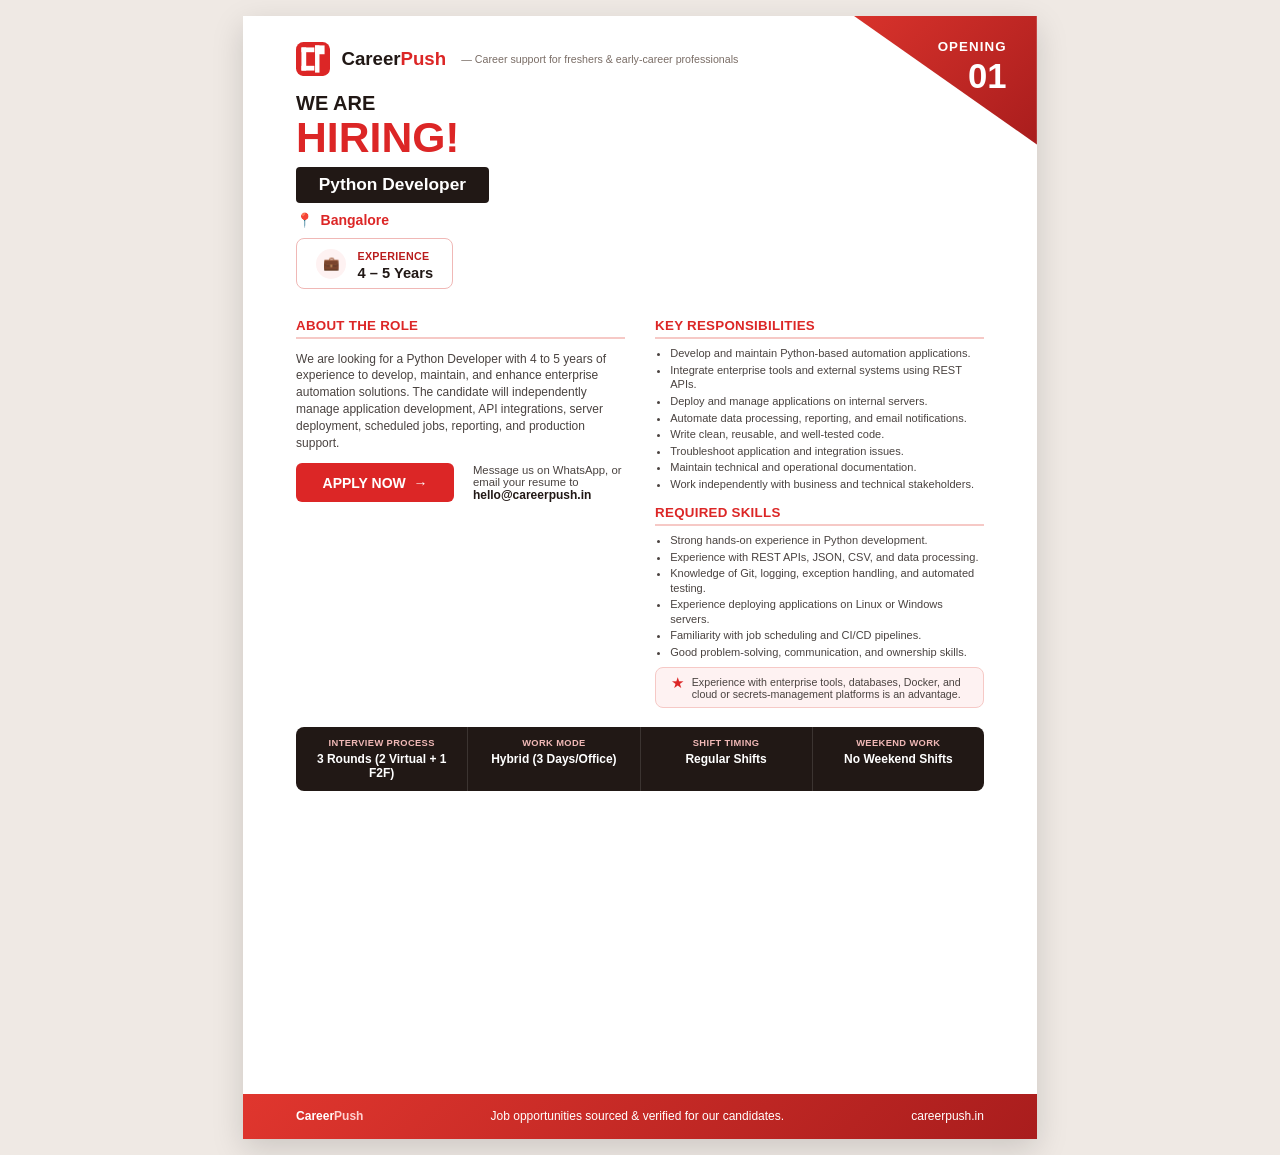
<file: templates/job-opening-flyer-python-developer.html>
<!DOCTYPE html>
<html lang="en">
<head>
<meta charset="UTF-8">
<title>CareerPush — Job Opening Flyer</title>
<style>
  @page { size: A4; margin: 0; }
  * {
    box-sizing: border-box;
    -webkit-print-color-adjust: exact !important;
    print-color-adjust: exact !important;
  }
  body {
    margin: 0;
    font-family: 'Segoe UI', -apple-system, Roboto, sans-serif;
    color: #211815;
    background: #efe9e4;
  }
  .page {
    width: 210mm;
    min-height: 297mm;
    margin: 0 auto;
    background: #ffffff;
    position: relative;
    overflow: hidden;
  }
  @media screen {
    .page { margin: 16px auto; box-shadow: 0 10px 30px rgba(0,0,0,0.15); }
  }
  [contenteditable="true"] { outline: none; }
  [contenteditable="true"]:focus {
    outline: 2px dashed #dc2626;
    outline-offset: 3px;
    border-radius: 4px;
  }

  /* ---- corner ribbon ---- */
  .ribbon {
    position: absolute;
    top: 0; right: 0;
    width: 62mm;
    height: 34mm;
    background: linear-gradient(135deg, #e0362e 0%, #a91d1d 100%);
    clip-path: polygon(22% 0, 100% 0, 100% 100%);
    color: #fff;
    text-align: right;
    padding: 6mm 8mm 0 0;
  }
  .ribbon .label {
    font-size: 10pt;
    font-weight: 700;
    letter-spacing: 0.08em;
    display: block;
  }
  .ribbon .num {
    font-size: 26pt;
    font-weight: 800;
    display: block;
    margin-top: 1mm;
  }

  /* ---- header ---- */
  .brand-row {
    display: flex;
    align-items: center;
    gap: 3mm;
    padding: 7mm 14mm 0;
  }
  .brand-row svg { width: 9mm; height: 9mm; flex-shrink: 0; }
  .brand-row .name { font-weight: 800; font-size: 14pt; }
  .brand-row .name .push { color: #dc2626; }
  .brand-row .tagline { font-size: 8pt; color: #7a6d66; margin-left: 1mm; }

  /* ---- hero ---- */
  .hero { padding: 4mm 14mm 0; }
  .hero .we-are { font-size: 15pt; font-weight: 800; margin: 0; color: #211815; }
  .hero .hiring {
    font-size: 32pt;
    font-weight: 800;
    color: #dc2626;
    margin: 0;
    line-height: 1.05;
  }
  .role-bar {
    display: inline-block;
    background: #211815;
    color: #fff;
    font-weight: 800;
    font-size: 13pt;
    padding: 2mm 6mm;
    border-radius: 4px;
    margin-top: 2mm;
  }
  .location-row {
    display: flex;
    align-items: center;
    gap: 2mm;
    margin-top: 2.5mm;
    font-weight: 700;
    font-size: 10.5pt;
    color: #dc2626;
  }
  .exp-badge {
    display: inline-flex;
    align-items: center;
    gap: 3mm;
    border: 1.5px solid #f0b8b6;
    border-radius: 8px;
    padding: 1.8mm 5mm;
    margin-top: 2.5mm;
  }
  .exp-badge .icon {
    width: 8mm; height: 8mm;
    background: #fef2f2;
    border-radius: 50%;
    display: flex; align-items: center; justify-content: center;
    color: #dc2626;
    font-size: 10pt;
  }
  .exp-badge .exp-label { font-size: 8pt; color: #b91c1c; font-weight: 700; letter-spacing: 0.03em; }
  .exp-badge .exp-value { font-size: 11pt; font-weight: 800; }

  /* ---- body columns ---- */
  .body-grid {
    display: grid;
    grid-template-columns: 1fr 1fr;
    gap: 8mm;
    padding: 4mm 14mm 0;
  }
  .section-title {
    font-size: 10pt;
    font-weight: 700;
    color: #dc2626;
    border-bottom: 2px solid #f6c9c6;
    padding-bottom: 1mm;
    margin-bottom: 2mm;
    letter-spacing: 0.02em;
  }
  .about-text { font-size: 9pt; line-height: 1.4; color: #4a4340; }
  ul.bullets { margin: 0 0 2mm; padding-left: 4mm; }
  ul.bullets li { font-size: 8.3pt; line-height: 1.3; color: #4a4340; margin-bottom: 0.6mm; }

  .nice-to-have {
    background: #fef2f2;
    border: 1px solid #f6c9c6;
    border-radius: 8px;
    padding: 2mm 4mm;
    font-size: 8pt;
    color: #4a4340;
    display: flex;
    gap: 2mm;
    margin-top: 1mm;
  }
  .nice-to-have .star { color: #dc2626; font-size: 11pt; line-height: 1; }

  .apply-row {
    display: flex;
    align-items: center;
    gap: 5mm;
    margin-top: 3mm;
  }
  .apply-btn {
    background: #dc2626;
    color: #fff;
    font-weight: 800;
    font-size: 10.5pt;
    padding: 3mm 7mm;
    border-radius: 6px;
    white-space: nowrap;
  }
  .apply-contact { font-size: 8.5pt; color: #4a4340; }
  .apply-contact strong { display: block; color: #211815; font-size: 9pt; }

  /* ---- footer stats bar ---- */
  .stats-bar {
    display: flex;
    margin: 5mm 14mm 0;
    background: #211815;
    border-radius: 8px;
    overflow: hidden;
  }
  .stat {
    flex: 1;
    padding: 3mm 3mm;
    color: #fff;
    text-align: center;
    border-right: 1px solid rgba(255,255,255,0.12);
  }
  .stat:last-child { border-right: none; }
  .stat .stat-label {
    font-size: 7pt;
    text-transform: uppercase;
    letter-spacing: 0.04em;
    color: #f0b8b6;
    font-weight: 700;
    margin-bottom: 1mm;
  }
  .stat .stat-value { font-size: 9pt; font-weight: 700; }

  /* ---- bottom footer ---- */
  .bottom-footer {
    position: absolute;
    bottom: 0; left: 0; right: 0;
    background: linear-gradient(135deg, #e0362e 0%, #a91d1d 100%);
    color: #fff;
    padding: 4mm 14mm;
    display: flex;
    align-items: center;
    justify-content: space-between;
    font-size: 9pt;
  }
  .bottom-footer .name { font-weight: 800; }
  .bottom-footer .push { color: #ffd0d0; }
</style>
</head>
<body>

<div class="page">
  <div class="ribbon">
    <span class="label">OPENING</span>
    <span class="num" contenteditable="true">01</span>
  </div>

  <div class="brand-row">
    <svg viewBox="0 0 100 100">
      <rect width="100" height="100" rx="22" fill="#dc2626"/>
      <rect x="16" y="16" width="14" height="68" fill="#ffffff"/>
      <rect x="16" y="16" width="38" height="14" fill="#ffffff"/>
      <rect x="16" y="70" width="38" height="14" fill="#ffffff"/>
      <rect x="56" y="10" width="13" height="80" fill="#ffffff"/>
      <rect x="56" y="10" width="28" height="26" fill="#ffffff"/>
    </svg>
    <span class="name">Career<span class="push">Push</span></span>
    <span class="tagline">— Career support for freshers &amp; early-career professionals</span>
  </div>

  <div class="hero">
    <p class="we-are">WE ARE</p>
    <p class="hiring">HIRING!</p>
    <div class="role-bar" contenteditable="true">Python Developer</div>
    <div class="location-row">
      <span>&#128205;</span>
      <span contenteditable="true">Bangalore</span>
    </div>
    <div class="exp-badge">
      <span class="icon">&#128188;</span>
      <span>
        <span class="exp-label">EXPERIENCE</span><br>
        <span class="exp-value" contenteditable="true">4 – 5 Years</span>
      </span>
    </div>
  </div>

  <div class="body-grid">
    <div>
      <p class="section-title">ABOUT THE ROLE</p>
      <p class="about-text" contenteditable="true">We are looking for a Python Developer with 4 to 5 years of experience to develop, maintain, and enhance enterprise automation solutions. The candidate will independently manage application development, API integrations, server deployment, scheduled jobs, reporting, and production support.</p>

      <div class="apply-row">
        <div class="apply-btn">APPLY NOW &nbsp;&#8594;</div>
        <div class="apply-contact">
          Message us on WhatsApp, or email your resume to<br>
          <strong contenteditable="true">hello@careerpush.in</strong>
        </div>
      </div>
    </div>

    <div>
      <p class="section-title">KEY RESPONSIBILITIES</p>
      <ul class="bullets" contenteditable="true">
        <li>Develop and maintain Python-based automation applications.</li>
        <li>Integrate enterprise tools and external systems using REST APIs.</li>
        <li>Deploy and manage applications on internal servers.</li>
        <li>Automate data processing, reporting, and email notifications.</li>
        <li>Write clean, reusable, and well-tested code.</li>
        <li>Troubleshoot application and integration issues.</li>
        <li>Maintain technical and operational documentation.</li>
        <li>Work independently with business and technical stakeholders.</li>
      </ul>

      <p class="section-title">REQUIRED SKILLS</p>
      <ul class="bullets" contenteditable="true">
        <li>Strong hands-on experience in Python development.</li>
        <li>Experience with REST APIs, JSON, CSV, and data processing.</li>
        <li>Knowledge of Git, logging, exception handling, and automated testing.</li>
        <li>Experience deploying applications on Linux or Windows servers.</li>
        <li>Familiarity with job scheduling and CI/CD pipelines.</li>
        <li>Good problem-solving, communication, and ownership skills.</li>
      </ul>

      <div class="nice-to-have">
        <span class="star">&#9733;</span>
        <span contenteditable="true">Experience with enterprise tools, databases, Docker, and cloud or secrets-management platforms is an advantage.</span>
      </div>
    </div>
  </div>

  <div class="stats-bar">
    <div class="stat">
      <div class="stat-label">Interview Process</div>
      <div class="stat-value" contenteditable="true">3 Rounds (2 Virtual + 1 F2F)</div>
    </div>
    <div class="stat">
      <div class="stat-label">Work Mode</div>
      <div class="stat-value" contenteditable="true">Hybrid (3 Days/Office)</div>
    </div>
    <div class="stat">
      <div class="stat-label">Shift Timing</div>
      <div class="stat-value" contenteditable="true">Regular Shifts</div>
    </div>
    <div class="stat">
      <div class="stat-label">Weekend Work</div>
      <div class="stat-value" contenteditable="true">No Weekend Shifts</div>
    </div>
  </div>

  <div class="bottom-footer">
    <span class="name">Career<span class="push">Push</span></span>
    <span>Job opportunities sourced &amp; verified for our candidates.</span>
    <span>careerpush.in</span>
  </div>
</div>

</body>
</html>
</file>
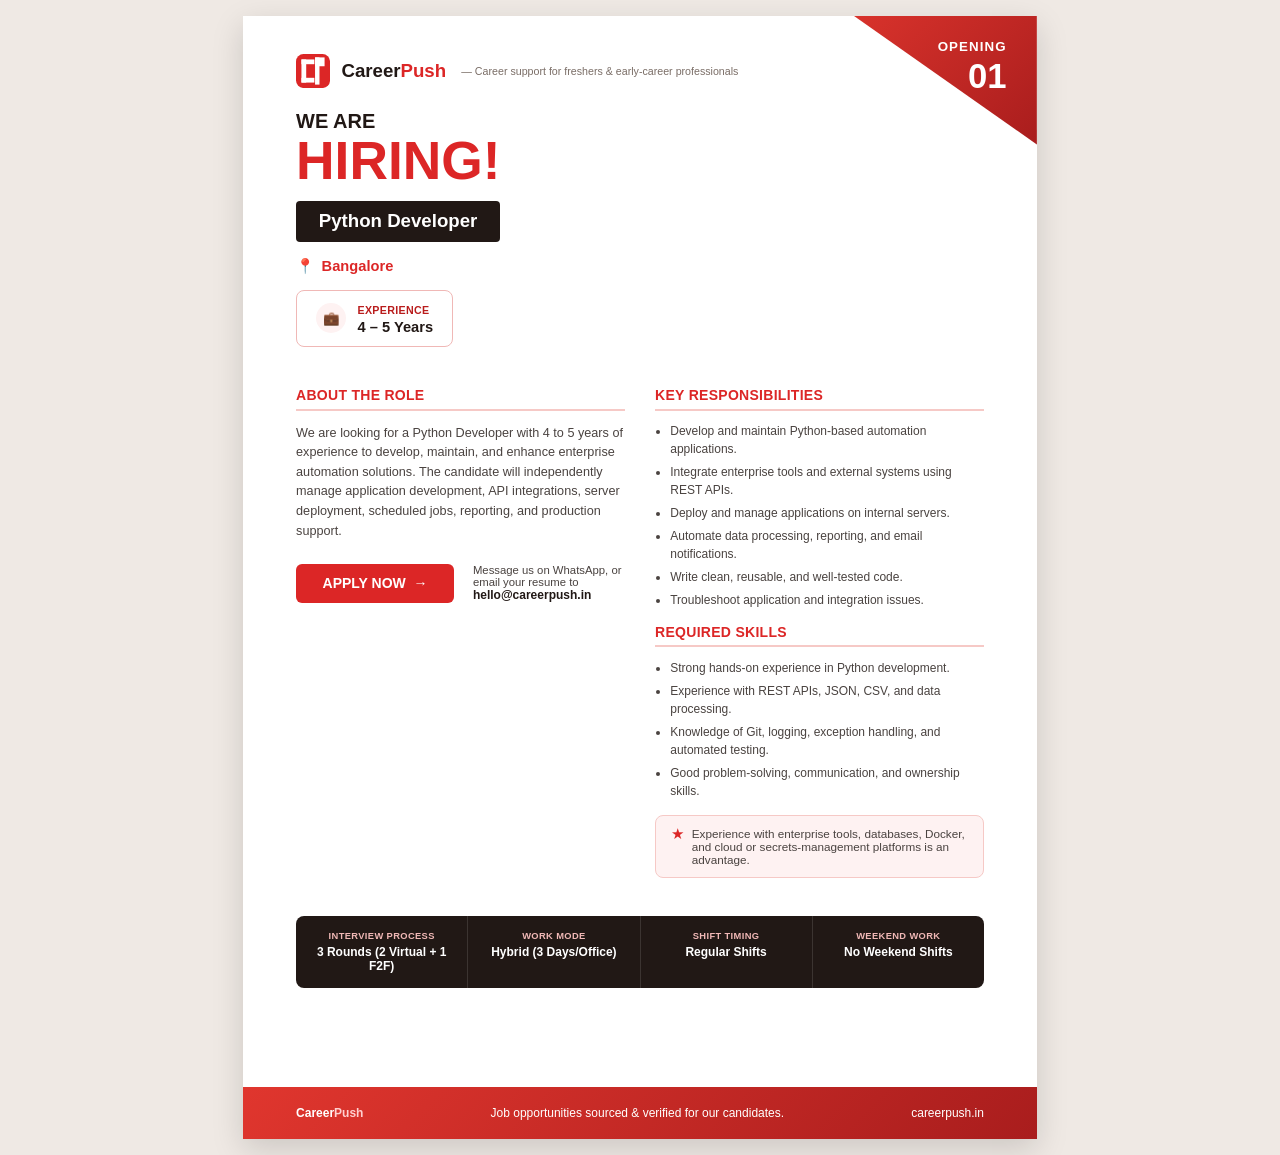
<file: templates/job-opening-flyer-template.html>
<!DOCTYPE html>
<html lang="en">
<head>
<meta charset="UTF-8">
<title>CareerPush — Job Opening Flyer</title>
<style>
  @page { size: A4; margin: 0; }
  * {
    box-sizing: border-box;
    -webkit-print-color-adjust: exact !important;
    print-color-adjust: exact !important;
  }
  body {
    margin: 0;
    font-family: 'Segoe UI', -apple-system, Roboto, sans-serif;
    color: #211815;
    background: #efe9e4;
  }
  .page {
    width: 210mm;
    min-height: 297mm;
    margin: 0 auto;
    background: #ffffff;
    position: relative;
    overflow: hidden;
  }
  @media screen {
    .page { margin: 16px auto; box-shadow: 0 10px 30px rgba(0,0,0,0.15); }
  }
  [contenteditable="true"] { outline: none; }
  [contenteditable="true"]:focus {
    outline: 2px dashed #dc2626;
    outline-offset: 3px;
    border-radius: 4px;
  }

  /* ---- corner ribbon ---- */
  .ribbon {
    position: absolute;
    top: 0; right: 0;
    width: 62mm;
    height: 34mm;
    background: linear-gradient(135deg, #e0362e 0%, #a91d1d 100%);
    clip-path: polygon(22% 0, 100% 0, 100% 100%);
    color: #fff;
    text-align: right;
    padding: 6mm 8mm 0 0;
  }
  .ribbon .label {
    font-size: 10pt;
    font-weight: 700;
    letter-spacing: 0.08em;
    display: block;
  }
  .ribbon .num {
    font-size: 26pt;
    font-weight: 800;
    display: block;
    margin-top: 1mm;
  }

  /* ---- header ---- */
  .brand-row {
    display: flex;
    align-items: center;
    gap: 3mm;
    padding: 10mm 14mm 0;
  }
  .brand-row svg { width: 9mm; height: 9mm; flex-shrink: 0; }
  .brand-row .name { font-weight: 800; font-size: 14pt; }
  .brand-row .name .push { color: #dc2626; }
  .brand-row .tagline { font-size: 8pt; color: #7a6d66; margin-left: 1mm; }

  /* ---- hero ---- */
  .hero { padding: 6mm 14mm 0; }
  .hero .we-are { font-size: 15pt; font-weight: 800; margin: 0; color: #211815; }
  .hero .hiring {
    font-size: 40pt;
    font-weight: 800;
    color: #dc2626;
    margin: 0;
    line-height: 1.05;
  }
  .role-bar {
    display: inline-block;
    background: #211815;
    color: #fff;
    font-weight: 800;
    font-size: 14pt;
    padding: 2.5mm 6mm;
    border-radius: 4px;
    margin-top: 3mm;
  }
  .location-row {
    display: flex;
    align-items: center;
    gap: 2mm;
    margin-top: 4mm;
    font-weight: 700;
    font-size: 11pt;
    color: #dc2626;
  }
  .exp-badge {
    display: inline-flex;
    align-items: center;
    gap: 3mm;
    border: 1.5px solid #f0b8b6;
    border-radius: 8px;
    padding: 2.5mm 5mm;
    margin-top: 4mm;
  }
  .exp-badge .icon {
    width: 8mm; height: 8mm;
    background: #fef2f2;
    border-radius: 50%;
    display: flex; align-items: center; justify-content: center;
    color: #dc2626;
    font-size: 10pt;
  }
  .exp-badge .exp-label { font-size: 8pt; color: #b91c1c; font-weight: 700; letter-spacing: 0.03em; }
  .exp-badge .exp-value { font-size: 11pt; font-weight: 800; }

  /* ---- body columns ---- */
  .body-grid {
    display: grid;
    grid-template-columns: 1fr 1fr;
    gap: 8mm;
    padding: 7mm 14mm 0;
  }
  .section-title {
    font-size: 10.5pt;
    font-weight: 700;
    color: #dc2626;
    border-bottom: 2px solid #f6c9c6;
    padding-bottom: 1.5mm;
    margin-bottom: 3mm;
    letter-spacing: 0.02em;
  }
  .about-text { font-size: 9.5pt; line-height: 1.55; color: #4a4340; }
  ul.bullets { margin: 0 0 4mm; padding-left: 4mm; }
  ul.bullets li { font-size: 9pt; line-height: 1.5; color: #4a4340; margin-bottom: 1.3mm; }

  .nice-to-have {
    background: #fef2f2;
    border: 1px solid #f6c9c6;
    border-radius: 8px;
    padding: 3mm 4mm;
    font-size: 8.8pt;
    color: #4a4340;
    display: flex;
    gap: 2mm;
    margin-top: 2mm;
  }
  .nice-to-have .star { color: #dc2626; font-size: 11pt; line-height: 1; }

  .apply-row {
    display: flex;
    align-items: center;
    gap: 5mm;
    margin-top: 6mm;
  }
  .apply-btn {
    background: #dc2626;
    color: #fff;
    font-weight: 800;
    font-size: 10.5pt;
    padding: 3mm 7mm;
    border-radius: 6px;
    white-space: nowrap;
  }
  .apply-contact { font-size: 8.5pt; color: #4a4340; }
  .apply-contact strong { display: block; color: #211815; font-size: 9pt; }

  /* ---- footer stats bar ---- */
  .stats-bar {
    display: flex;
    margin: 10mm 14mm 0;
    background: #211815;
    border-radius: 8px;
    overflow: hidden;
  }
  .stat {
    flex: 1;
    padding: 4mm 3mm;
    color: #fff;
    text-align: center;
    border-right: 1px solid rgba(255,255,255,0.12);
  }
  .stat:last-child { border-right: none; }
  .stat .stat-label {
    font-size: 7pt;
    text-transform: uppercase;
    letter-spacing: 0.04em;
    color: #f0b8b6;
    font-weight: 700;
    margin-bottom: 1mm;
  }
  .stat .stat-value { font-size: 9pt; font-weight: 700; }

  /* ---- bottom footer ---- */
  .bottom-footer {
    position: absolute;
    bottom: 0; left: 0; right: 0;
    background: linear-gradient(135deg, #e0362e 0%, #a91d1d 100%);
    color: #fff;
    padding: 5mm 14mm;
    display: flex;
    align-items: center;
    justify-content: space-between;
    font-size: 9pt;
  }
  .bottom-footer .name { font-weight: 800; }
  .bottom-footer .push { color: #ffd0d0; }
</style>
</head>
<body>

<div class="page">
  <div class="ribbon">
    <span class="label">OPENING</span>
    <span class="num" contenteditable="true">01</span>
  </div>

  <div class="brand-row">
    <svg viewBox="0 0 100 100">
      <rect width="100" height="100" rx="22" fill="#dc2626"/>
      <rect x="16" y="16" width="14" height="68" fill="#ffffff"/>
      <rect x="16" y="16" width="38" height="14" fill="#ffffff"/>
      <rect x="16" y="70" width="38" height="14" fill="#ffffff"/>
      <rect x="56" y="10" width="13" height="80" fill="#ffffff"/>
      <rect x="56" y="10" width="28" height="26" fill="#ffffff"/>
    </svg>
    <span class="name">Career<span class="push">Push</span></span>
    <span class="tagline">— Career support for freshers &amp; early-career professionals</span>
  </div>

  <div class="hero">
    <p class="we-are">WE ARE</p>
    <p class="hiring">HIRING!</p>
    <div class="role-bar" contenteditable="true">Python Developer</div>
    <div class="location-row">
      <span>&#128205;</span>
      <span contenteditable="true">Bangalore</span>
    </div>
    <div class="exp-badge">
      <span class="icon">&#128188;</span>
      <span>
        <span class="exp-label">EXPERIENCE</span><br>
        <span class="exp-value" contenteditable="true">4 – 5 Years</span>
      </span>
    </div>
  </div>

  <div class="body-grid">
    <div>
      <p class="section-title">ABOUT THE ROLE</p>
      <p class="about-text" contenteditable="true">We are looking for a Python Developer with 4 to 5 years of experience to develop, maintain, and enhance enterprise automation solutions. The candidate will independently manage application development, API integrations, server deployment, scheduled jobs, reporting, and production support.</p>

      <div class="apply-row">
        <div class="apply-btn">APPLY NOW &nbsp;&#8594;</div>
        <div class="apply-contact">
          Message us on WhatsApp, or email your resume to<br>
          <strong contenteditable="true">hello@careerpush.in</strong>
        </div>
      </div>
    </div>

    <div>
      <p class="section-title">KEY RESPONSIBILITIES</p>
      <ul class="bullets" contenteditable="true">
        <li>Develop and maintain Python-based automation applications.</li>
        <li>Integrate enterprise tools and external systems using REST APIs.</li>
        <li>Deploy and manage applications on internal servers.</li>
        <li>Automate data processing, reporting, and email notifications.</li>
        <li>Write clean, reusable, and well-tested code.</li>
        <li>Troubleshoot application and integration issues.</li>
      </ul>

      <p class="section-title">REQUIRED SKILLS</p>
      <ul class="bullets" contenteditable="true">
        <li>Strong hands-on experience in Python development.</li>
        <li>Experience with REST APIs, JSON, CSV, and data processing.</li>
        <li>Knowledge of Git, logging, exception handling, and automated testing.</li>
        <li>Good problem-solving, communication, and ownership skills.</li>
      </ul>

      <div class="nice-to-have">
        <span class="star">&#9733;</span>
        <span contenteditable="true">Experience with enterprise tools, databases, Docker, and cloud or secrets-management platforms is an advantage.</span>
      </div>
    </div>
  </div>

  <div class="stats-bar">
    <div class="stat">
      <div class="stat-label">Interview Process</div>
      <div class="stat-value" contenteditable="true">3 Rounds (2 Virtual + 1 F2F)</div>
    </div>
    <div class="stat">
      <div class="stat-label">Work Mode</div>
      <div class="stat-value" contenteditable="true">Hybrid (3 Days/Office)</div>
    </div>
    <div class="stat">
      <div class="stat-label">Shift Timing</div>
      <div class="stat-value" contenteditable="true">Regular Shifts</div>
    </div>
    <div class="stat">
      <div class="stat-label">Weekend Work</div>
      <div class="stat-value" contenteditable="true">No Weekend Shifts</div>
    </div>
  </div>

  <div class="bottom-footer">
    <span class="name">Career<span class="push">Push</span></span>
    <span>Job opportunities sourced &amp; verified for our candidates.</span>
    <span>careerpush.in</span>
  </div>
</div>

</body>
</html>
</file>
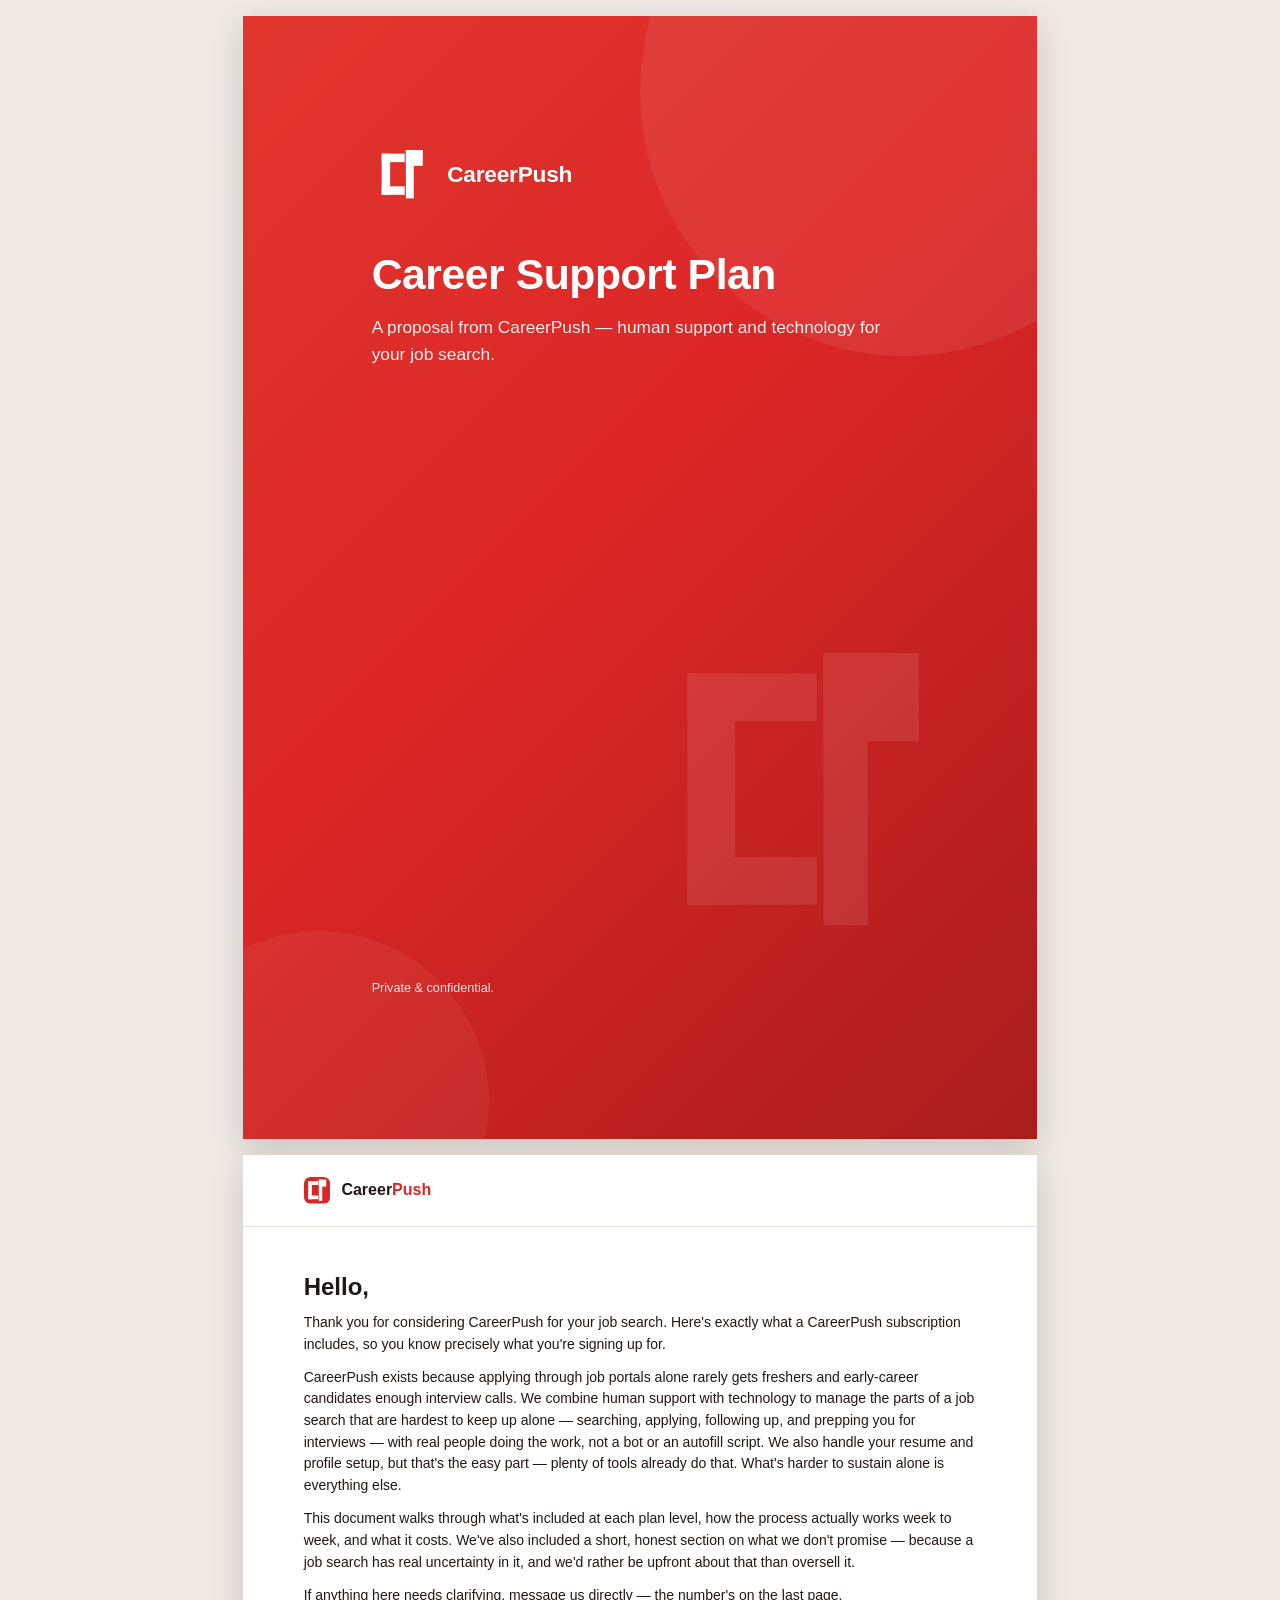
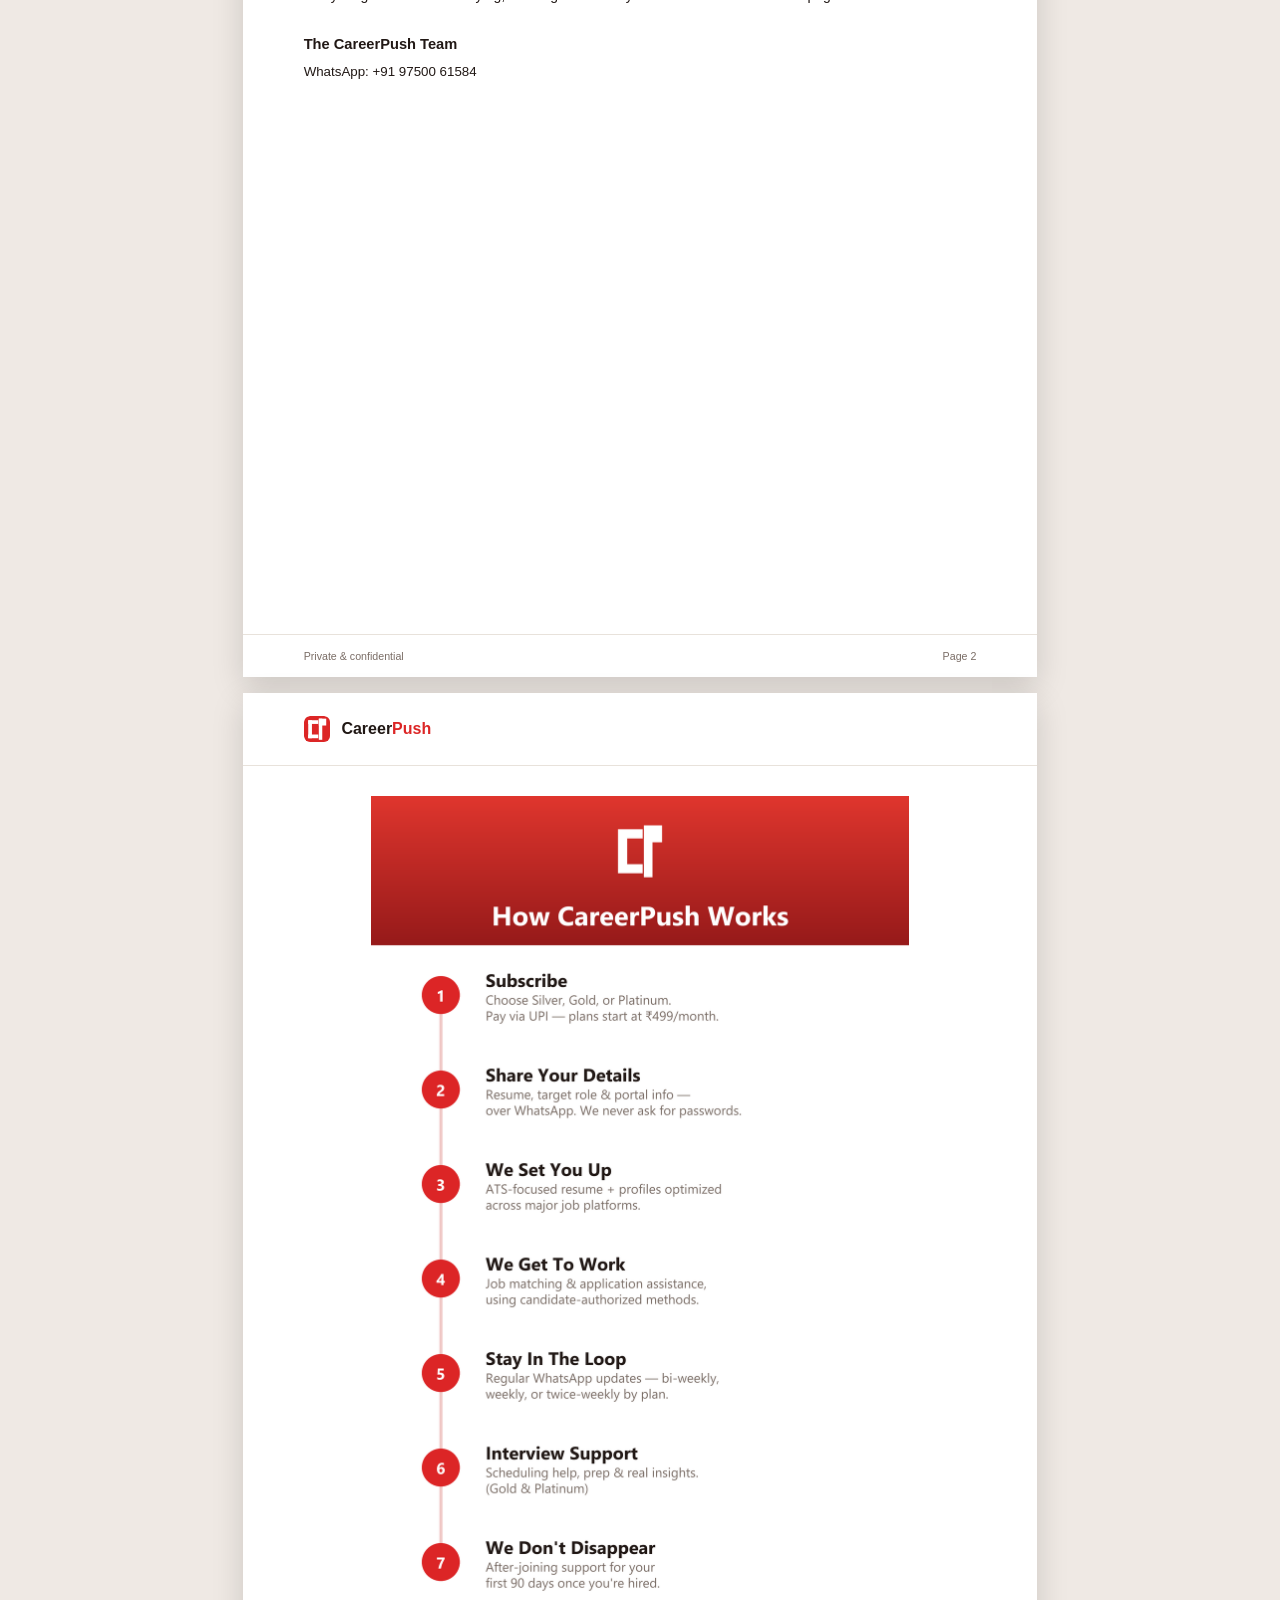
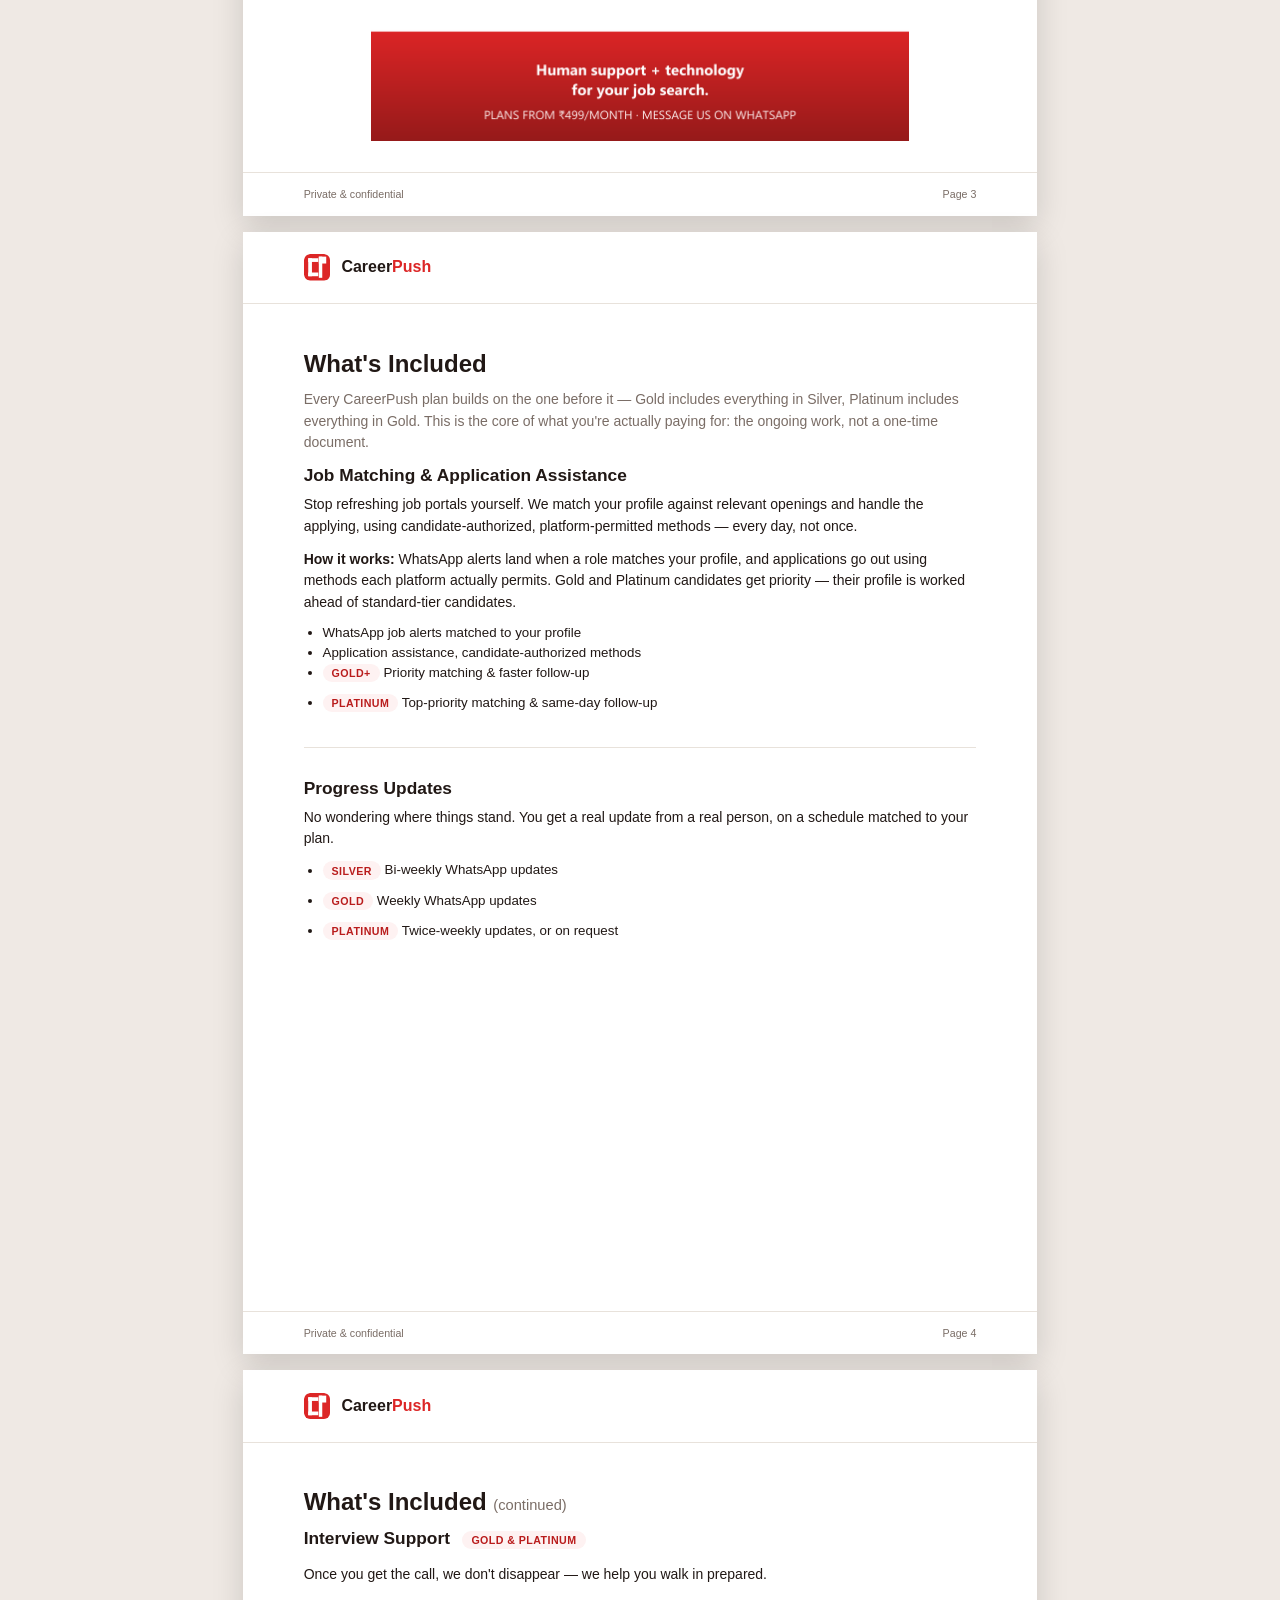
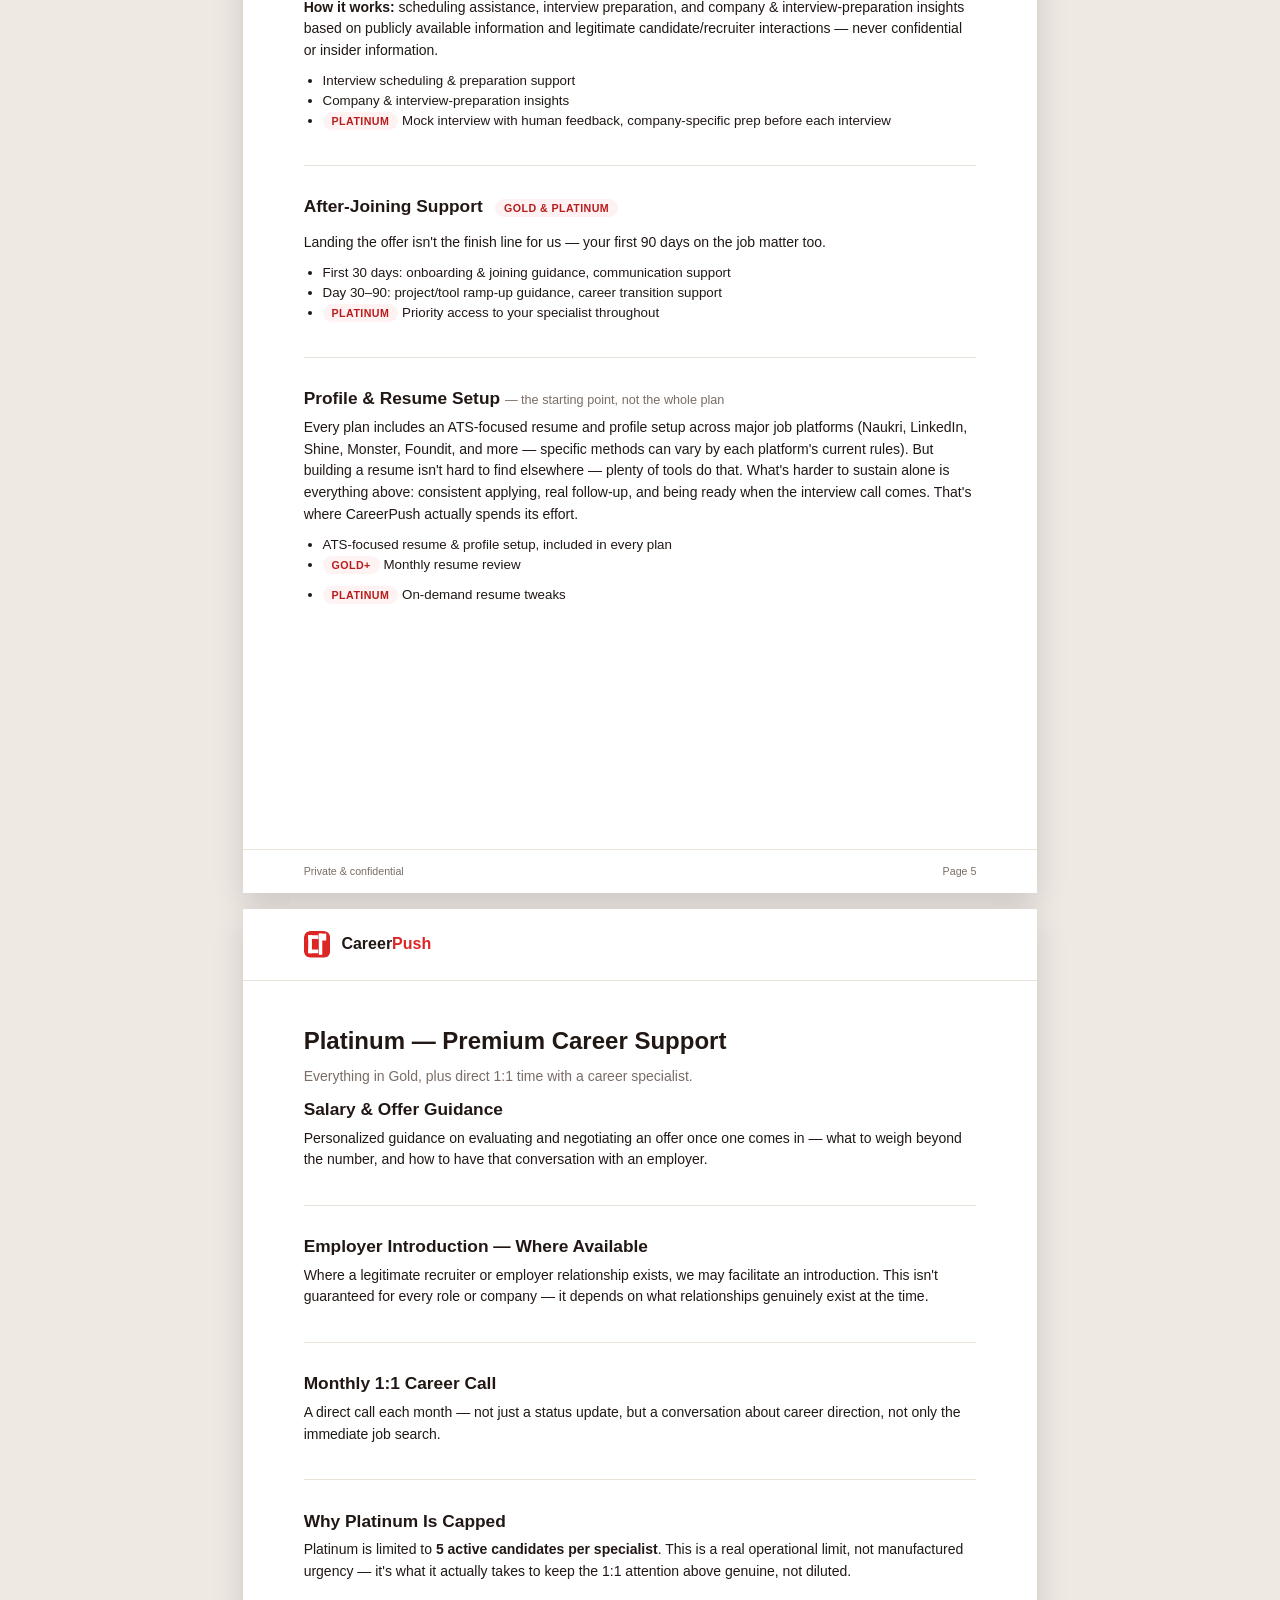
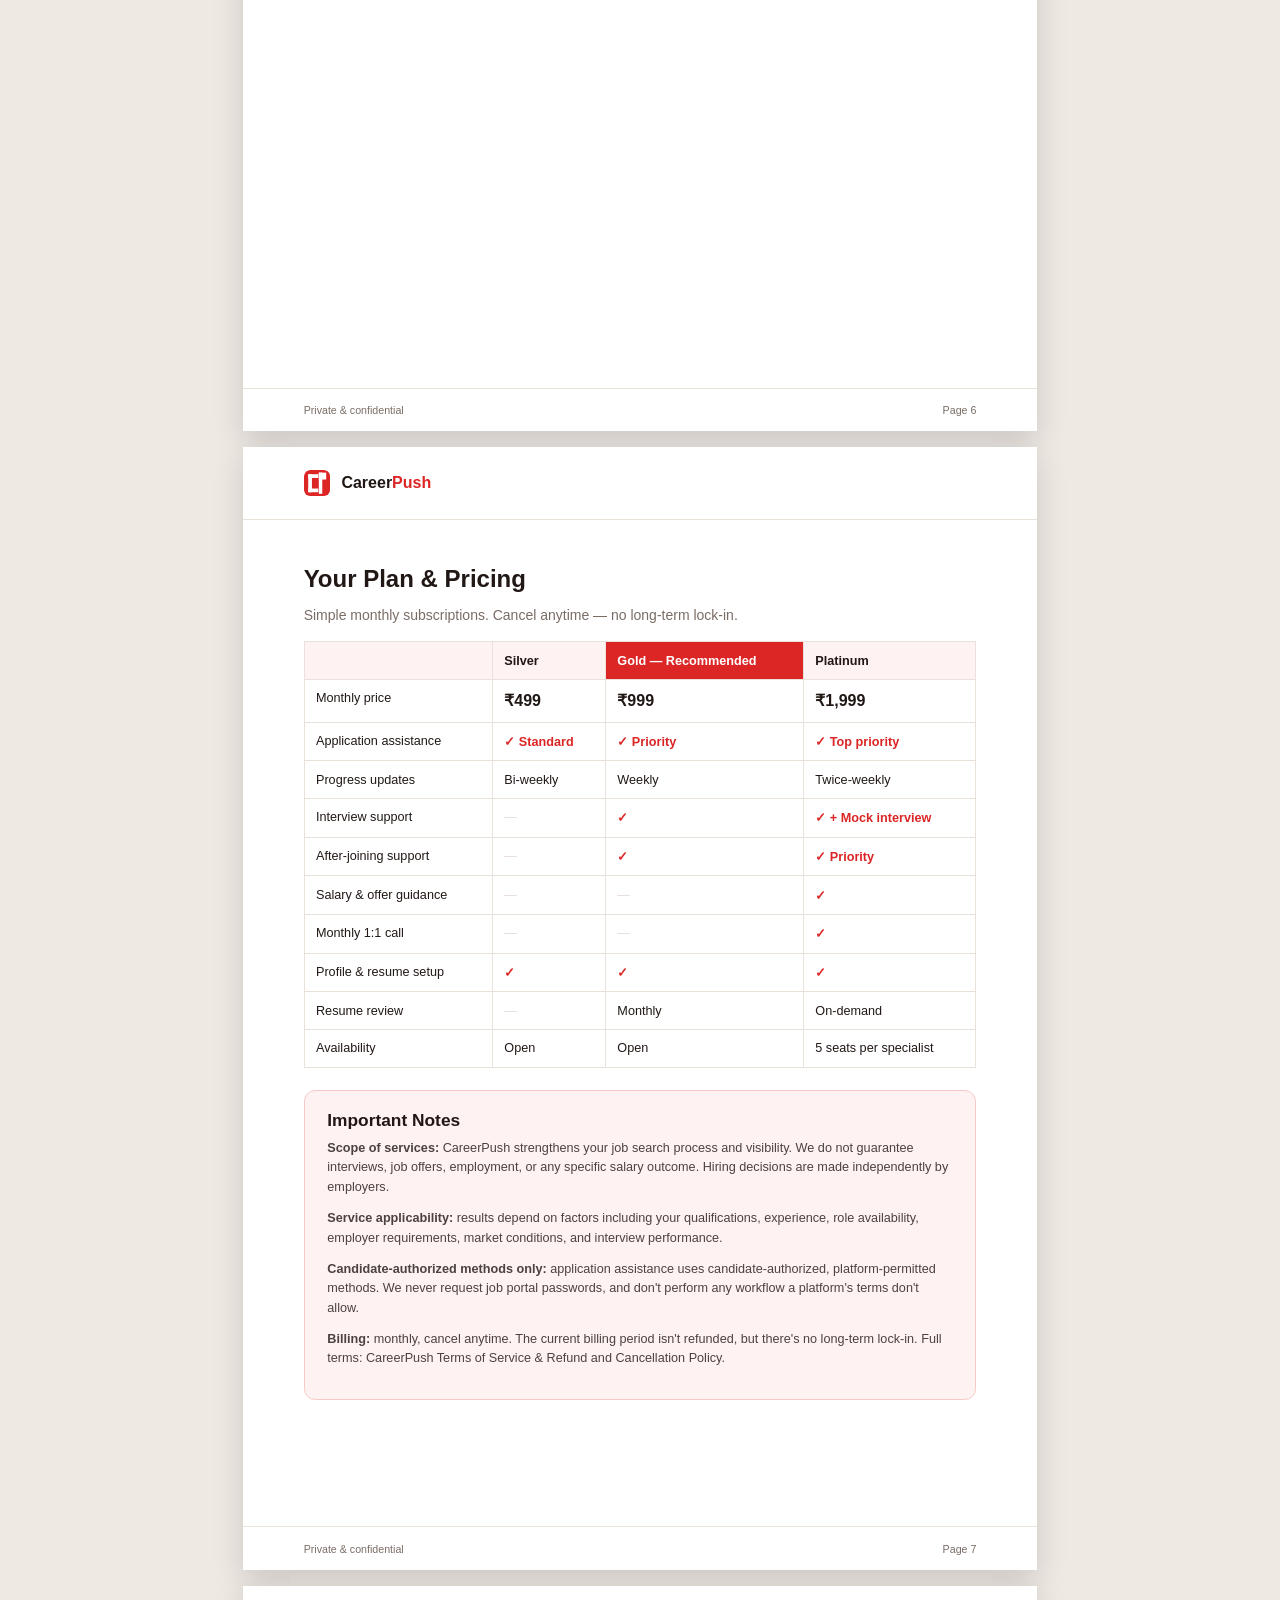
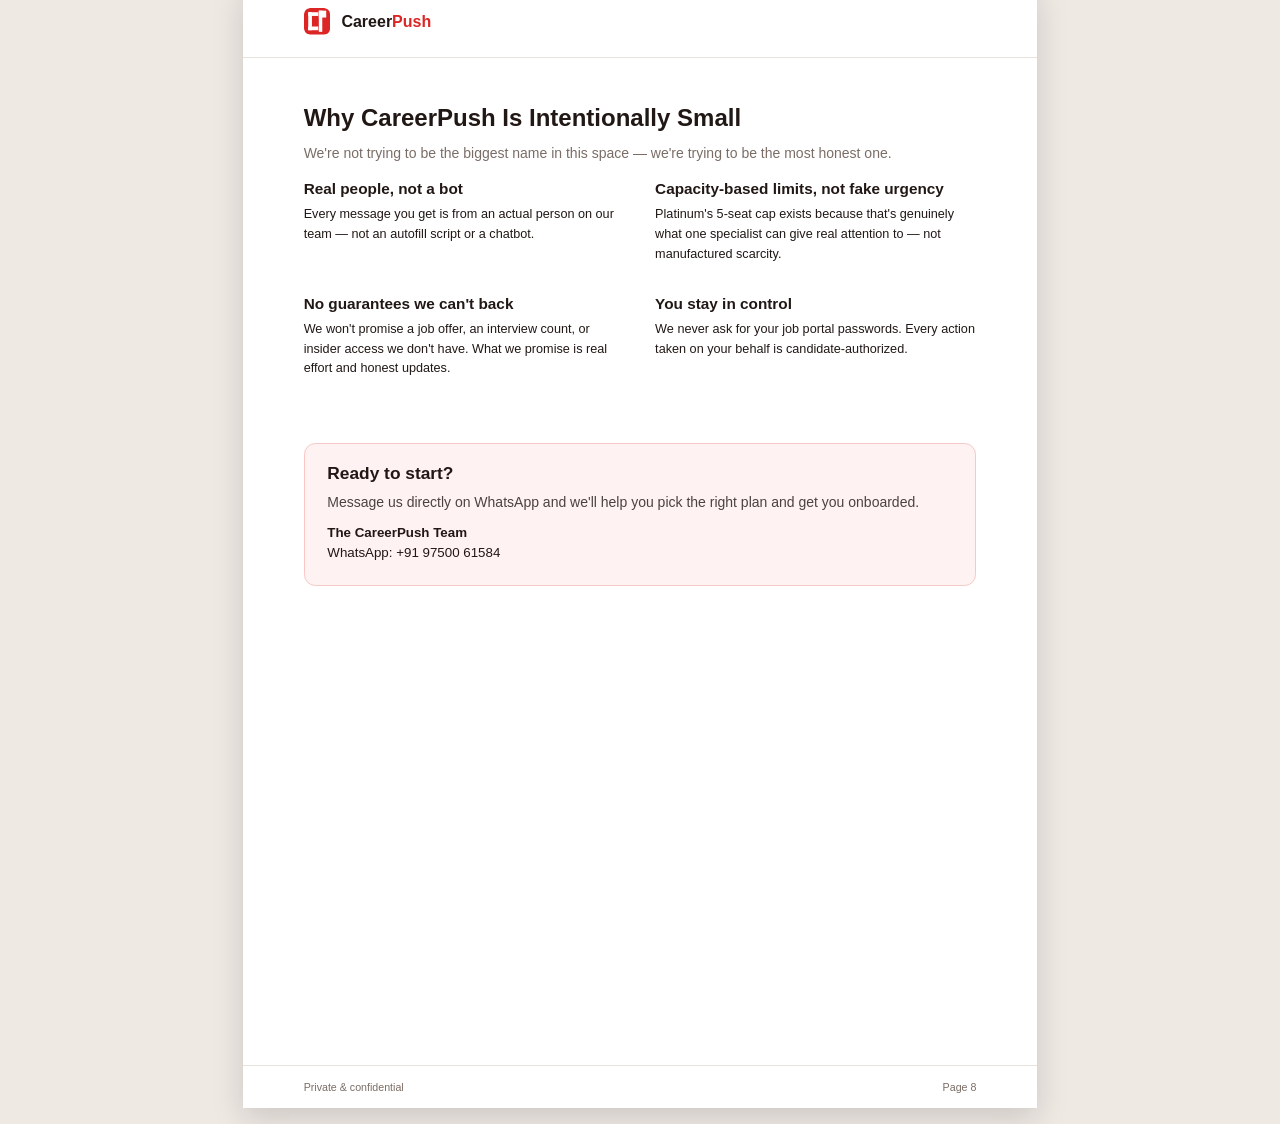
<file: templates/proposal-template.html>
<!DOCTYPE html>
<html lang="en">
<head>
<meta charset="UTF-8">
<title>CareerPush — Career Support Plan Proposal</title>
<style>
  @page { size: A4; margin: 0; }
  * {
    box-sizing: border-box;
    -webkit-print-color-adjust: exact !important;
    print-color-adjust: exact !important;
    color-adjust: exact !important;
  }
  body {
    margin: 0;
    font-family: 'Segoe UI', -apple-system, Roboto, sans-serif;
    color: #211815;
    background: #efe9e4;
  }
  .page {
    width: 210mm;
    min-height: 297mm;
    margin: 0 auto;
    background: #ffffff;
    position: relative;
    page-break-after: always;
    overflow: hidden;
  }
  .page:last-child { page-break-after: auto; }
  @media screen {
    .page { margin: 16px auto; box-shadow: 0 10px 30px rgba(0,0,0,0.15); }
  }

  .band {
    background: linear-gradient(135deg, #e0362e 0%, #dc2626 45%, #a91d1d 100%);
    color: #fff;
    padding: 14mm 16mm;
    position: relative;
    overflow: hidden;
    isolation: isolate;
  }
  .band::before,
  .band::after {
    content: "";
    position: absolute;
    border-radius: 50%;
    background: rgba(255, 255, 255, 0.07);
    pointer-events: none;
    z-index: -1;
  }
  .band::before { width: 140mm; height: 140mm; top: -50mm; right: -35mm; }
  .band::after { width: 90mm; height: 90mm; bottom: -35mm; left: -25mm; background: rgba(255,255,255,0.05); }
  .cover-watermark {
    position: absolute;
    right: 8%;
    bottom: 16%;
    width: 90mm;
    height: 90mm;
    opacity: 0.09;
    z-index: -1;
    pointer-events: none;
  }
  .band-sm { padding: 8mm 16mm; }
  .content { padding: 12mm 16mm; }

  h1 { font-size: 26pt; font-weight: 800; margin: 0 0 4mm; letter-spacing: -0.01em; }
  h2 { font-size: 18pt; font-weight: 800; margin: 0 0 3mm; color: #211815; }
  h3 { font-size: 13pt; font-weight: 700; margin: 0 0 2mm; color: #211815; }
  p { line-height: 1.55; font-size: 10.5pt; margin: 0 0 3mm; }
  .muted { color: #7a6d66; }

  .logo-mark { width: 16mm; height: 16mm; flex-shrink: 0; }
  .placeholder-tag {
    background: #fef2f2;
    border: 1px dashed #dc2626;
    color: #b91c1c;
    padding: 0.5mm 2mm;
    border-radius: 3px;
    font-style: italic;
  }

  /* ---- Cover page ---- */
  .cover { display: flex; flex-direction: column; justify-content: space-between; height: 297mm; }
  .cover .top { padding: 20mm 18mm 0; }
  .cover .mid { padding: 0 18mm; }
  .cover .bottom { padding: 0 18mm 20mm; }
  .cover-brand { display: flex; align-items: center; gap: 4mm; }
  .cover-wordmark { font-size: 17pt; font-weight: 800; color: #fff; letter-spacing: -0.01em; }
  .cover h1 { font-size: 32pt; margin-top: 12mm; }
  .cover .subtitle { font-size: 13pt; opacity: 0.92; margin-top: 2mm; }
  /* ---- Header bar reused on inner pages ---- */
  .page-header {
    display: flex;
    align-items: center;
    padding: 6mm 16mm;
    border-bottom: 1px solid #e8e2db;
  }
  .page-header .brand { display: flex; align-items: center; gap: 3mm; font-weight: 800; font-size: 12pt; }
  .page-header .brand-icon { width: 7mm; height: 7mm; border-radius: 1.6mm; flex-shrink: 0; }
  .page-header .brand .push { color: #dc2626; }

  .page-footer {
    position: absolute;
    bottom: 0; left: 0; right: 0;
    display: flex;
    justify-content: space-between;
    padding: 4mm 16mm;
    font-size: 8pt;
    color: #7a6d66;
    border-top: 1px solid #e8e2db;
  }

  /* ---- Capability blocks ---- */
  .capability { margin-bottom: 8mm; padding-bottom: 6mm; border-bottom: 1px solid #e8e2db; }
  .capability:last-child { border-bottom: none; }
  .capability .tier-tag {
    display: inline-block;
    font-size: 8pt;
    font-weight: 700;
    text-transform: uppercase;
    letter-spacing: 0.04em;
    background: #fef2f2;
    color: #b91c1c;
    padding: 0.8mm 2.4mm;
    border-radius: 999px;
    margin-bottom: 2mm;
  }
  .deliverables { margin-top: 2mm; }
  .deliverables li { font-size: 10pt; margin-bottom: 1.2mm; color: #211815; }
  .deliverables { padding-left: 5mm; margin: 2mm 0 0; }

  /* ---- Pricing table ---- */
  table.plans { width: 100%; border-collapse: collapse; margin: 4mm 0 6mm; }
  table.plans th, table.plans td {
    border: 1px solid #e8e2db;
    padding: 3mm 3mm;
    font-size: 9.5pt;
    text-align: left;
    vertical-align: top;
  }
  table.plans th { background: #fef2f2; font-weight: 700; }
  table.plans th.gold { background: #dc2626; color: #fff; }
  table.plans td.price { font-weight: 800; font-size: 12pt; }
  table.plans .check { color: #dc2626; font-weight: 700; }
  table.plans .dash { color: #cbb; opacity: 0.5; }

  .note-block {
    background: #fef2f2;
    border: 1px solid #f6c9c6;
    border-radius: 3mm;
    padding: 5mm 6mm;
    margin-top: 6mm;
  }
  .note-block h3 { margin-bottom: 2mm; }
  .note-block p { font-size: 9.5pt; color: #4a4340; }

  /* ---- Signature / contact ---- */
  .signature { margin-top: 8mm; }
  .signature .name { font-weight: 700; font-size: 11pt; }
  .signature .role { color: #7a6d66; font-size: 9.5pt; }
  .contact-block { margin-top: 3mm; font-size: 10pt; }
  .contact-block div { margin-bottom: 1.5mm; }

  .why-grid { display: grid; grid-template-columns: 1fr 1fr; gap: 5mm 8mm; margin-top: 4mm; }
  .why-grid .item h3 { font-size: 11.5pt; }
  .why-grid .item p { font-size: 9.5pt; }

  .diagram-page .content {
    display: flex;
    flex-direction: column;
    align-items: center;
    padding-top: 8mm;
  }
  .diagram-page img {
    max-width: 150mm;
    max-height: 250mm;
    width: auto;
    height: auto;
  }
</style>
</head>
<body>

<!-- PAGE 1: COVER -->
<div class="page cover band">
  <svg class="cover-watermark" viewBox="0 0 100 100" aria-hidden="true">
    <rect x="16" y="16" width="14" height="68" fill="#ffffff"/>
    <rect x="16" y="16" width="38" height="14" fill="#ffffff"/>
    <rect x="16" y="70" width="38" height="14" fill="#ffffff"/>
    <rect x="56" y="10" width="13" height="80" fill="#ffffff"/>
    <rect x="56" y="10" width="28" height="26" fill="#ffffff"/>
  </svg>
  <div class="top">
    <div class="cover-brand">
      <svg class="logo-mark" viewBox="0 0 100 100">
        <rect x="16" y="16" width="14" height="68" fill="#ffffff"/>
        <rect x="16" y="16" width="38" height="14" fill="#ffffff"/>
        <rect x="16" y="70" width="38" height="14" fill="#ffffff"/>
        <rect x="56" y="10" width="13" height="80" fill="#ffffff"/>
        <rect x="56" y="10" width="28" height="26" fill="#ffffff"/>
      </svg>
      <span class="cover-wordmark">CareerPush</span>
    </div>
    <h1>Career Support Plan</h1>
    <p class="subtitle">A proposal from CareerPush — human support and technology for your job search.</p>
  </div>
  <div class="bottom">
    <p style="font-size:9.5pt; opacity:0.85;">Private &amp; confidential.</p>
  </div>
</div>

<!-- PAGE 2: WELCOME LETTER -->
<div class="page">
  <div class="page-header">
    <div class="brand">
      <svg class="brand-icon" viewBox="0 0 100 100">
        <rect width="100" height="100" rx="22" fill="#dc2626"/>
        <rect x="16" y="16" width="14" height="68" fill="#ffffff"/>
        <rect x="16" y="16" width="38" height="14" fill="#ffffff"/>
        <rect x="16" y="70" width="38" height="14" fill="#ffffff"/>
        <rect x="56" y="10" width="13" height="80" fill="#ffffff"/>
        <rect x="56" y="10" width="28" height="26" fill="#ffffff"/>
      </svg>
      <span>Career<span class="push">Push</span></span>
    </div>
  </div>
  <div class="content">
    <h2>Hello,</h2>
    <p>Thank you for considering CareerPush for your job search. Here's exactly what a CareerPush subscription includes, so you know precisely what you're signing up for.</p>
    <p>CareerPush exists because applying through job portals alone rarely gets freshers and early-career candidates enough interview calls. We combine human support with technology to manage the parts of a job search that are hardest to keep up alone — searching, applying, following up, and prepping you for interviews — with real people doing the work, not a bot or an autofill script. We also handle your resume and profile setup, but that's the easy part — plenty of tools already do that. What's harder to sustain alone is everything else.</p>
    <p>This document walks through what's included at each plan level, how the process actually works week to week, and what it costs. We've also included a short, honest section on what we don't promise — because a job search has real uncertainty in it, and we'd rather be upfront about that than oversell it.</p>
    <p>If anything here needs clarifying, message us directly — the number's on the last page.</p>

    <div class="signature">
      <div class="name">The CareerPush Team</div>
      <div class="contact-block">
        <div>WhatsApp: +91 97500 61584</div>
      </div>
    </div>
  </div>
  <div class="page-footer"><span>Private &amp; confidential</span><span>Page 2</span></div>
</div>

<!-- PAGE 3: HOW IT WORKS DIAGRAM -->
<div class="page diagram-page">
  <div class="page-header">
    <div class="brand">
      <svg class="brand-icon" viewBox="0 0 100 100">
        <rect width="100" height="100" rx="22" fill="#dc2626"/>
        <rect x="16" y="16" width="14" height="68" fill="#ffffff"/>
        <rect x="16" y="16" width="38" height="14" fill="#ffffff"/>
        <rect x="16" y="70" width="38" height="14" fill="#ffffff"/>
        <rect x="56" y="10" width="13" height="80" fill="#ffffff"/>
        <rect x="56" y="10" width="28" height="26" fill="#ffffff"/>
      </svg>
      <span>Career<span class="push">Push</span></span>
    </div>
  </div>
  <div class="content">
    <img src="../img/marketing/careerpush-how-it-works.png" alt="How CareerPush Works: 1. Subscribe 2. Share Your Details 3. We Set You Up 4. We Get To Work 5. Stay In The Loop 6. Interview Support 7. We Don't Disappear">
  </div>
  <div class="page-footer"><span>Private &amp; confidential</span><span>Page 3</span></div>
</div>

<!-- PAGE 4: CAPABILITIES PART 1 -->
<div class="page">
  <div class="page-header">
    <div class="brand">
      <svg class="brand-icon" viewBox="0 0 100 100">
        <rect width="100" height="100" rx="22" fill="#dc2626"/>
        <rect x="16" y="16" width="14" height="68" fill="#ffffff"/>
        <rect x="16" y="16" width="38" height="14" fill="#ffffff"/>
        <rect x="16" y="70" width="38" height="14" fill="#ffffff"/>
        <rect x="56" y="10" width="13" height="80" fill="#ffffff"/>
        <rect x="56" y="10" width="28" height="26" fill="#ffffff"/>
      </svg>
      <span>Career<span class="push">Push</span></span>
    </div>
  </div>
  <div class="content">
    <h2>What's Included</h2>
    <p class="muted">Every CareerPush plan builds on the one before it — Gold includes everything in Silver, Platinum includes everything in Gold. This is the core of what you're actually paying for: the ongoing work, not a one-time document.</p>

    <div class="capability">
      <h3>Job Matching &amp; Application Assistance</h3>
      <p>Stop refreshing job portals yourself. We match your profile against relevant openings and handle the applying, using candidate-authorized, platform-permitted methods — every day, not once.</p>
      <p><strong>How it works:</strong> WhatsApp alerts land when a role matches your profile, and applications go out using methods each platform actually permits. Gold and Platinum candidates get priority — their profile is worked ahead of standard-tier candidates.</p>
      <ul class="deliverables">
        <li>WhatsApp job alerts matched to your profile</li>
        <li>Application assistance, candidate-authorized methods</li>
        <li><span class="tier-tag">Gold+</span> Priority matching &amp; faster follow-up</li>
        <li><span class="tier-tag">Platinum</span> Top-priority matching &amp; same-day follow-up</li>
      </ul>
    </div>

    <div class="capability">
      <h3>Progress Updates</h3>
      <p>No wondering where things stand. You get a real update from a real person, on a schedule matched to your plan.</p>
      <ul class="deliverables">
        <li><span class="tier-tag">Silver</span> Bi-weekly WhatsApp updates</li>
        <li><span class="tier-tag">Gold</span> Weekly WhatsApp updates</li>
        <li><span class="tier-tag">Platinum</span> Twice-weekly updates, or on request</li>
      </ul>
    </div>
  </div>
  <div class="page-footer"><span>Private &amp; confidential</span><span>Page 4</span></div>
</div>

<!-- PAGE 5: CAPABILITIES PART 2 -->
<div class="page">
  <div class="page-header">
    <div class="brand">
      <svg class="brand-icon" viewBox="0 0 100 100">
        <rect width="100" height="100" rx="22" fill="#dc2626"/>
        <rect x="16" y="16" width="14" height="68" fill="#ffffff"/>
        <rect x="16" y="16" width="38" height="14" fill="#ffffff"/>
        <rect x="16" y="70" width="38" height="14" fill="#ffffff"/>
        <rect x="56" y="10" width="13" height="80" fill="#ffffff"/>
        <rect x="56" y="10" width="28" height="26" fill="#ffffff"/>
      </svg>
      <span>Career<span class="push">Push</span></span>
    </div>
  </div>
  <div class="content">
    <h2>What's Included <span class="muted" style="font-size:11pt; font-weight:400;">(continued)</span></h2>

    <div class="capability">
      <h3>Interview Support <span class="tier-tag" style="margin-left:2mm;">Gold &amp; Platinum</span></h3>
      <p>Once you get the call, we don't disappear — we help you walk in prepared.</p>
      <p><strong>How it works:</strong> scheduling assistance, interview preparation, and company &amp; interview-preparation insights based on publicly available information and legitimate candidate/recruiter interactions — never confidential or insider information.</p>
      <ul class="deliverables">
        <li>Interview scheduling &amp; preparation support</li>
        <li>Company &amp; interview-preparation insights</li>
        <li><span class="tier-tag">Platinum</span> Mock interview with human feedback, company-specific prep before each interview</li>
      </ul>
    </div>

    <div class="capability">
      <h3>After-Joining Support <span class="tier-tag" style="margin-left:2mm;">Gold &amp; Platinum</span></h3>
      <p>Landing the offer isn't the finish line for us — your first 90 days on the job matter too.</p>
      <ul class="deliverables">
        <li>First 30 days: onboarding &amp; joining guidance, communication support</li>
        <li>Day 30–90: project/tool ramp-up guidance, career transition support</li>
        <li><span class="tier-tag">Platinum</span> Priority access to your specialist throughout</li>
      </ul>
    </div>

    <div class="capability">
      <h3>Profile &amp; Resume Setup <span class="muted" style="font-size:9.5pt; font-weight:400;">— the starting point, not the whole plan</span></h3>
      <p>Every plan includes an ATS-focused resume and profile setup across major job platforms (Naukri, LinkedIn, Shine, Monster, Foundit, and more — specific methods can vary by each platform's current rules). But building a resume isn't hard to find elsewhere — plenty of tools do that. What's harder to sustain alone is everything above: consistent applying, real follow-up, and being ready when the interview call comes. That's where CareerPush actually spends its effort.</p>
      <ul class="deliverables">
        <li>ATS-focused resume &amp; profile setup, included in every plan</li>
        <li><span class="tier-tag">Gold+</span> Monthly resume review</li>
        <li><span class="tier-tag">Platinum</span> On-demand resume tweaks</li>
      </ul>
    </div>
  </div>
  <div class="page-footer"><span>Private &amp; confidential</span><span>Page 5</span></div>
</div>

<!-- PAGE 6: PLATINUM EXTRAS -->
<div class="page">
  <div class="page-header">
    <div class="brand">
      <svg class="brand-icon" viewBox="0 0 100 100">
        <rect width="100" height="100" rx="22" fill="#dc2626"/>
        <rect x="16" y="16" width="14" height="68" fill="#ffffff"/>
        <rect x="16" y="16" width="38" height="14" fill="#ffffff"/>
        <rect x="16" y="70" width="38" height="14" fill="#ffffff"/>
        <rect x="56" y="10" width="13" height="80" fill="#ffffff"/>
        <rect x="56" y="10" width="28" height="26" fill="#ffffff"/>
      </svg>
      <span>Career<span class="push">Push</span></span>
    </div>
  </div>
  <div class="content">
    <h2>Platinum — Premium Career Support</h2>
    <p class="muted">Everything in Gold, plus direct 1:1 time with a career specialist.</p>

    <div class="capability">
      <h3>Salary &amp; Offer Guidance</h3>
      <p>Personalized guidance on evaluating and negotiating an offer once one comes in — what to weigh beyond the number, and how to have that conversation with an employer.</p>
    </div>

    <div class="capability">
      <h3>Employer Introduction — Where Available</h3>
      <p>Where a legitimate recruiter or employer relationship exists, we may facilitate an introduction. This isn't guaranteed for every role or company — it depends on what relationships genuinely exist at the time.</p>
    </div>

    <div class="capability">
      <h3>Monthly 1:1 Career Call</h3>
      <p>A direct call each month — not just a status update, but a conversation about career direction, not only the immediate job search.</p>
    </div>

    <div class="capability">
      <h3>Why Platinum Is Capped</h3>
      <p>Platinum is limited to <strong>5 active candidates per specialist</strong>. This is a real operational limit, not manufactured urgency — it's what it actually takes to keep the 1:1 attention above genuine, not diluted.</p>
    </div>
  </div>
  <div class="page-footer"><span>Private &amp; confidential</span><span>Page 6</span></div>
</div>

<!-- PAGE 7: PRICING -->
<div class="page">
  <div class="page-header">
    <div class="brand">
      <svg class="brand-icon" viewBox="0 0 100 100">
        <rect width="100" height="100" rx="22" fill="#dc2626"/>
        <rect x="16" y="16" width="14" height="68" fill="#ffffff"/>
        <rect x="16" y="16" width="38" height="14" fill="#ffffff"/>
        <rect x="16" y="70" width="38" height="14" fill="#ffffff"/>
        <rect x="56" y="10" width="13" height="80" fill="#ffffff"/>
        <rect x="56" y="10" width="28" height="26" fill="#ffffff"/>
      </svg>
      <span>Career<span class="push">Push</span></span>
    </div>
  </div>
  <div class="content">
    <h2>Your Plan &amp; Pricing</h2>
    <p class="muted">Simple monthly subscriptions. Cancel anytime — no long-term lock-in.</p>

    <table class="plans">
      <tr>
        <th>&nbsp;</th>
        <th>Silver</th>
        <th class="gold">Gold — Recommended</th>
        <th>Platinum</th>
      </tr>
      <tr>
        <td>Monthly price</td>
        <td class="price">₹499</td>
        <td class="price">₹999</td>
        <td class="price">₹1,999</td>
      </tr>
      <tr>
        <td>Application assistance</td>
        <td class="check">✓ Standard</td>
        <td class="check">✓ Priority</td>
        <td class="check">✓ Top priority</td>
      </tr>
      <tr>
        <td>Progress updates</td>
        <td>Bi-weekly</td>
        <td>Weekly</td>
        <td>Twice-weekly</td>
      </tr>
      <tr>
        <td>Interview support</td>
        <td class="dash">—</td>
        <td class="check">✓</td>
        <td class="check">✓ + Mock interview</td>
      </tr>
      <tr>
        <td>After-joining support</td>
        <td class="dash">—</td>
        <td class="check">✓</td>
        <td class="check">✓ Priority</td>
      </tr>
      <tr>
        <td>Salary &amp; offer guidance</td>
        <td class="dash">—</td>
        <td class="dash">—</td>
        <td class="check">✓</td>
      </tr>
      <tr>
        <td>Monthly 1:1 call</td>
        <td class="dash">—</td>
        <td class="dash">—</td>
        <td class="check">✓</td>
      </tr>
      <tr>
        <td>Profile &amp; resume setup</td>
        <td class="check">✓</td>
        <td class="check">✓</td>
        <td class="check">✓</td>
      </tr>
      <tr>
        <td>Resume review</td>
        <td class="dash">—</td>
        <td>Monthly</td>
        <td>On-demand</td>
      </tr>
      <tr>
        <td>Availability</td>
        <td>Open</td>
        <td>Open</td>
        <td>5 seats per specialist</td>
      </tr>
    </table>

    <div class="note-block">
      <h3>Important Notes</h3>
      <p><strong>Scope of services:</strong> CareerPush strengthens your job search process and visibility. We do not guarantee interviews, job offers, employment, or any specific salary outcome. Hiring decisions are made independently by employers.</p>
      <p><strong>Service applicability:</strong> results depend on factors including your qualifications, experience, role availability, employer requirements, market conditions, and interview performance.</p>
      <p><strong>Candidate-authorized methods only:</strong> application assistance uses candidate-authorized, platform-permitted methods. We never request job portal passwords, and don't perform any workflow a platform's terms don't allow.</p>
      <p><strong>Billing:</strong> monthly, cancel anytime. The current billing period isn't refunded, but there's no long-term lock-in. Full terms: CareerPush Terms of Service &amp; Refund and Cancellation Policy.</p>
    </div>
  </div>
  <div class="page-footer"><span>Private &amp; confidential</span><span>Page 7</span></div>
</div>

<!-- PAGE 8: WHY + CONTACT -->
<div class="page">
  <div class="page-header">
    <div class="brand">
      <svg class="brand-icon" viewBox="0 0 100 100">
        <rect width="100" height="100" rx="22" fill="#dc2626"/>
        <rect x="16" y="16" width="14" height="68" fill="#ffffff"/>
        <rect x="16" y="16" width="38" height="14" fill="#ffffff"/>
        <rect x="16" y="70" width="38" height="14" fill="#ffffff"/>
        <rect x="56" y="10" width="13" height="80" fill="#ffffff"/>
        <rect x="56" y="10" width="28" height="26" fill="#ffffff"/>
      </svg>
      <span>Career<span class="push">Push</span></span>
    </div>
  </div>
  <div class="content">
    <h2>Why CareerPush Is Intentionally Small</h2>
    <p class="muted">We're not trying to be the biggest name in this space — we're trying to be the most honest one.</p>

    <div class="why-grid">
      <div class="item">
        <h3>Real people, not a bot</h3>
        <p>Every message you get is from an actual person on our team — not an autofill script or a chatbot.</p>
      </div>
      <div class="item">
        <h3>Capacity-based limits, not fake urgency</h3>
        <p>Platinum's 5-seat cap exists because that's genuinely what one specialist can give real attention to — not manufactured scarcity.</p>
      </div>
      <div class="item">
        <h3>No guarantees we can't back</h3>
        <p>We won't promise a job offer, an interview count, or insider access we don't have. What we promise is real effort and honest updates.</p>
      </div>
      <div class="item">
        <h3>You stay in control</h3>
        <p>We never ask for your job portal passwords. Every action taken on your behalf is candidate-authorized.</p>
      </div>
    </div>

    <div class="note-block" style="margin-top:14mm;">
      <h3>Ready to start?</h3>
      <p style="font-size:10.5pt;">Message us directly on WhatsApp and we'll help you pick the right plan and get you onboarded.</p>
      <div class="contact-block" style="margin-top:3mm;">
        <div><strong>The CareerPush Team</strong></div>
        <div>WhatsApp: +91 97500 61584</div>
      </div>
    </div>
  </div>
  <div class="page-footer"><span>Private &amp; confidential</span><span>Page 8</span></div>
</div>

</body>
</html>
</file>
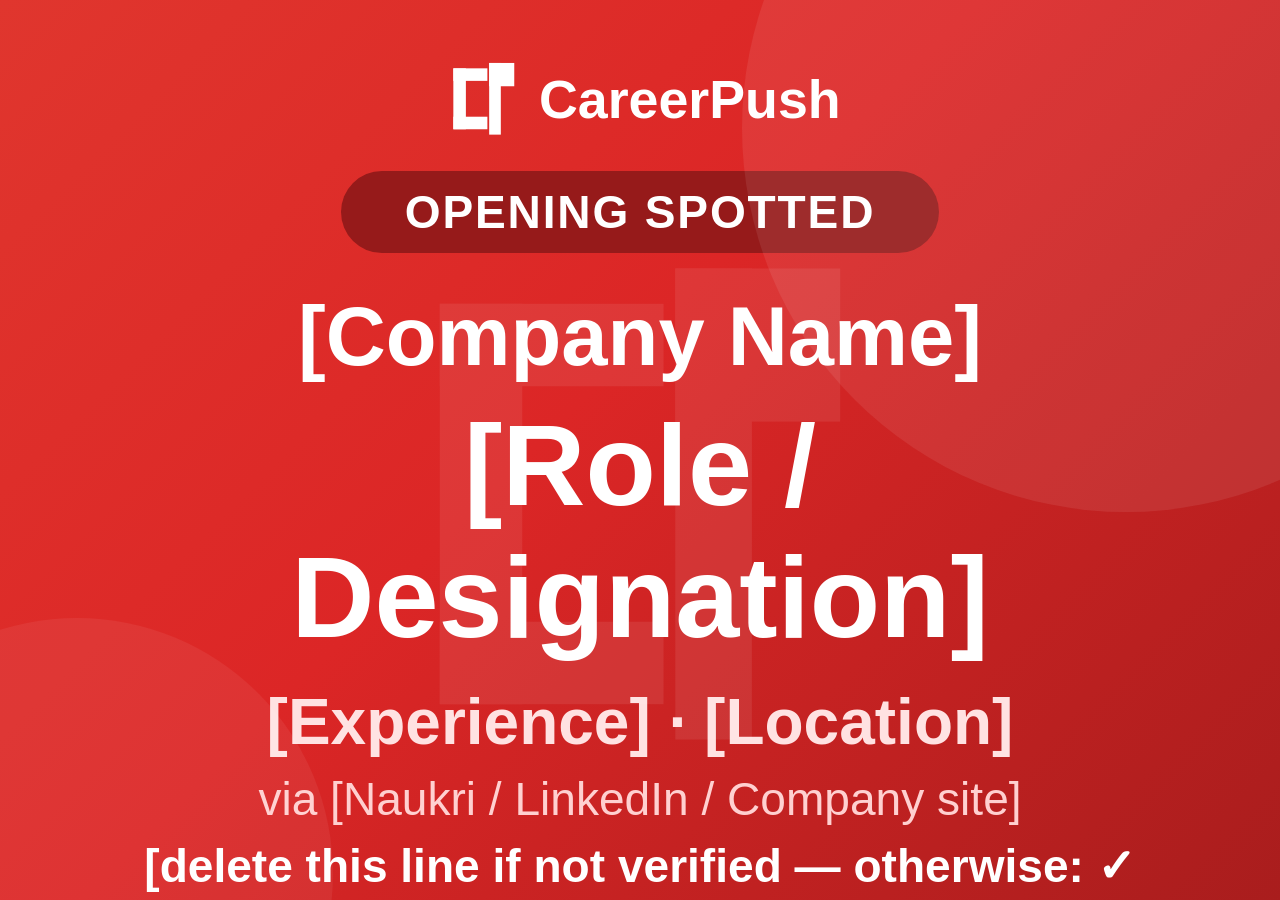
<file: templates/whatsapp-job-status-template.html>
<!DOCTYPE html>
<html lang="en">
<head>
<meta charset="UTF-8">
<meta name="viewport" content="width=device-width, initial-scale=1.0, maximum-scale=1.0, user-scalable=no">
<title>CareerPush — Job Opening Status Template</title>
<style>
  * { box-sizing: border-box; -webkit-tap-highlight-color: transparent; }
  html, body {
    margin: 0;
    height: 100%;
    font-family: 'Segoe UI', -apple-system, Roboto, sans-serif;
    overflow: hidden;
  }
  .frame {
    width: 100vw;
    height: 100vh;
    min-height: 100dvh;
    background: linear-gradient(135deg, #e0362e 0%, #dc2626 45%, #a91d1d 100%);
    color: #fff;
    position: relative;
    overflow: hidden;
    display: flex;
    flex-direction: column;
    align-items: center;
    text-align: center;
    padding: 6vh 8vw 5vh;
  }
  .circle { position: absolute; border-radius: 50%; background: rgba(255,255,255,0.08); pointer-events: none; }
  .circle-1 { width: 60vw; height: 60vw; top: -20vw; right: -18vw; }
  .circle-2 { width: 40vw; height: 40vw; bottom: -18vw; left: -14vw; background: rgba(255,255,255,0.06); }

  .brand { display: flex; align-items: center; gap: 10px; font-weight: 800; font-size: 4.2vw; margin-bottom: 3vh; }
  .brand svg { width: 7vw; height: 7vw; min-width: 28px; min-height: 28px; }

  .eyebrow {
    background: #961a1a;
    font-weight: 800;
    font-size: 3.6vw;
    letter-spacing: 0.04em;
    padding: 1.6vh 5vw;
    border-radius: 999px;
    margin-bottom: 4vh;
    outline: none;
    border: none;
    max-width: 84vw;
  }

  .field {
    font-weight: 800;
    line-height: 1.15;
    outline: none;
    border: none;
    background: transparent;
    color: #fff;
    width: 100%;
    max-width: 100%;
    white-space: normal;
    overflow-wrap: break-word;
    word-break: break-word;
  }
  .company { font-size: 6.5vw; margin-bottom: 1.5vh; }
  .role { font-size: 9vw; margin-bottom: 2.5vh; }
  .meta { font-size: 5vw; font-weight: 700; color: #ffe2e2; margin-bottom: 1.5vh; }
  .source { font-size: 3.6vw; font-weight: 400; color: #ffd0d0; margin-bottom: 1.5vh; }
  .verified { font-size: 3.6vw; font-weight: 700; color: #ffffff; margin-bottom: auto; }

  .cta-block { margin-top: auto; padding-top: 4vh; }
  .cta-main { font-weight: 800; font-size: 6vw; margin-bottom: 1vh; }
  .cta-sub { font-size: 3.6vw; color: #ffe2e2; }

  .watermark { position: absolute; width: 46vw; height: 46vw; opacity: 0.08; left: 50%; top: 56%; transform: translate(-50%, -50%); pointer-events: none; }
  .watermark svg { width: 100%; height: 100%; }

  [contenteditable="true"]:focus { outline: 2px dashed rgba(255,255,255,0.55); outline-offset: 4px; border-radius: 6px; }
</style>
</head>
<body>

<div class="frame">
  <div class="circle circle-1"></div>
  <div class="circle circle-2"></div>

  <div class="brand">
    <svg viewBox="0 0 100 100">
      <rect x="16" y="16" width="14" height="68" fill="#ffffff"/>
      <rect x="16" y="16" width="38" height="14" fill="#ffffff"/>
      <rect x="16" y="70" width="38" height="14" fill="#ffffff"/>
      <rect x="56" y="10" width="13" height="80" fill="#ffffff"/>
      <rect x="56" y="10" width="28" height="26" fill="#ffffff"/>
    </svg>
    CareerPush
  </div>

  <div class="eyebrow" contenteditable="true">OPENING SPOTTED</div>

  <div class="field company" contenteditable="true">[Company Name]</div>
  <div class="field role" contenteditable="true">[Role / Designation]</div>
  <div class="field meta" contenteditable="true">[Experience] · [Location]</div>
  <div class="field source" contenteditable="true">via [Naukri / LinkedIn / Company site]</div>
  <div class="field verified" contenteditable="true">[delete this line if not verified — otherwise: ✓ Confirmed directly with the employer]</div>

  <div class="watermark">
    <svg viewBox="0 0 100 100">
      <rect x="16" y="16" width="14" height="68" fill="#ffffff"/>
      <rect x="16" y="16" width="38" height="14" fill="#ffffff"/>
      <rect x="16" y="70" width="38" height="14" fill="#ffffff"/>
      <rect x="56" y="10" width="13" height="80" fill="#ffffff"/>
      <rect x="56" y="10" width="28" height="26" fill="#ffffff"/>
    </svg>
  </div>

  <div class="cta-block">
    <div class="cta-main">Want help applying?</div>
    <div class="cta-sub">Message me and I'll send the link.</div>
  </div>
</div>

</body>
</html>
</file>
<file: css/style.css>
:root {
  --accent: #dc2626;
  --accent-dark: #b91c1c;
  --accent-soft: #fef2f2;
  --accent-border: #f6c9c6;
  --ink: #211815;
  --ink-muted: #7a6d66;
  --border: #e8e2db;
  --bg-soft: #faf8f6;
}

body {
  font-family: 'Inter', -apple-system, BlinkMacSystemFont, "Segoe UI", sans-serif;
  color: var(--ink);
}

.text-accent { color: var(--accent) !important; }

/* Keep the whole site on red/white/neutral only — override Bootstrap's
   default cool-grey utilities so nothing off-brand slips in via CDN classes. */
.text-muted { color: var(--ink-muted) !important; }
.bg-light { background-color: var(--bg-soft) !important; }
.border-bottom { border-bottom-color: var(--border) !important; }
.border-top { border-top-color: var(--border) !important; }

.btn-accent {
  background-color: var(--accent);
  border-color: var(--accent);
  color: #fff;
}
.btn-accent:hover,
.btn-accent:focus {
  background-color: var(--accent-dark);
  border-color: var(--accent-dark);
  color: #fff;
}

.badge-soft {
  background-color: var(--accent-soft);
  color: var(--accent-dark);
  font-weight: 600;
  padding: 0.5rem 0.9rem;
  border-radius: 999px;
  display: inline-block;
}

.bg-accent-soft {
  background-color: var(--accent-soft);
}

/* Hero */
.hero {
  background: linear-gradient(135deg, #e0362e 0%, var(--accent) 45%, #a91d1d 100%);
  color: #fff;
  position: relative;
  overflow: hidden;
  isolation: isolate;
}
.hero::before,
.hero::after {
  content: "";
  position: absolute;
  border-radius: 50%;
  background: rgba(255, 255, 255, 0.07);
  pointer-events: none;
  z-index: -1;
}
.hero::before {
  width: 30rem;
  height: 30rem;
  top: -12rem;
  right: -8rem;
}
.hero::after {
  width: 20rem;
  height: 20rem;
  bottom: -10rem;
  left: -6rem;
  background: rgba(255, 255, 255, 0.05);
}
.hero-watermark {
  position: absolute;
  right: -4%;
  bottom: -12%;
  width: 26rem;
  height: 26rem;
  opacity: 0.08;
  z-index: -1;
  pointer-events: none;
}
.hero h1 { color: #fff; }
.hero .text-muted { color: rgba(255, 255, 255, 0.85) !important; }
.hero .lead { font-size: 1.05rem; }

.badge-glass {
  background: rgba(255, 255, 255, 0.14);
  border: 1px solid rgba(255, 255, 255, 0.4);
  color: #fff;
  font-weight: 600;
  padding: 0.5rem 0.9rem;
  border-radius: 999px;
  display: inline-block;
}

.hero .btn-accent {
  background-color: #fff;
  border-color: #fff;
  color: var(--accent-dark);
}
.hero .btn-accent:hover,
.hero .btn-accent:focus {
  background-color: var(--bg-soft);
  border-color: var(--bg-soft);
  color: var(--accent-dark);
}
.hero .btn-outline-dark {
  color: #fff;
  border-color: rgba(255, 255, 255, 0.6);
}
.hero .btn-outline-dark:hover {
  background-color: rgba(255, 255, 255, 0.15);
  border-color: #fff;
  color: #fff;
}

.hero-card {
  background: #ffffff;
  border: 1px solid var(--border);
  border-radius: 16px;
  box-shadow: 0 30px 60px -20px rgba(0, 0, 0, 0.45);
  color: var(--ink);
}

.chat-header {
  background: var(--accent-soft);
  border-bottom: 1px solid var(--border);
}
.chat-avatar {
  width: 34px;
  height: 34px;
  border-radius: 9px;
  flex-shrink: 0;
}
.chat-status {
  font-size: 0.72rem;
  color: #16a34a;
  display: flex;
  align-items: center;
  gap: 0.3rem;
}
.status-dot {
  width: 6px;
  height: 6px;
  border-radius: 50%;
  background: #16a34a;
  display: inline-block;
  flex-shrink: 0;
}
.chat-tick {
  color: var(--accent);
  font-weight: 700;
}
.chat-bubble {
  background: var(--bg-soft);
  border: 1px solid var(--border);
  border-radius: 14px;
  border-top-left-radius: 4px;
  padding: 0.65rem 0.9rem;
  margin-bottom: 0.75rem;
  font-size: 0.88rem;
  max-width: 92%;
}
.chat-time {
  display: block;
  font-size: 0.68rem;
  color: var(--ink-muted);
  margin-top: 0.3rem;
}

/* Cards */
.problem-card,
.step-card {
  background: #ffffff;
  border: 1px solid var(--border);
  border-radius: 14px;
  transition: transform 0.15s ease, box-shadow 0.15s ease;
}
.problem-card:hover,
.step-card:hover {
  transform: translateY(-4px);
  box-shadow: 0 16px 30px -18px rgba(220, 38, 38, 0.22);
}

.step-num {
  width: 36px;
  height: 36px;
  border-radius: 50%;
  background-color: var(--accent-soft);
  color: var(--accent-dark);
  font-weight: 700;
  display: flex;
  align-items: center;
  justify-content: center;
}

.note-card {
  background: var(--accent-soft);
  border: 1px solid var(--accent-border);
  border-radius: 14px;
}

.signup-card {
  background: #ffffff;
  border: 1px solid var(--border);
  border-radius: 16px;
  box-shadow: 0 20px 40px -24px rgba(220, 38, 38, 0.2);
}

/* Pricing */
.pricing-card {
  background: #ffffff;
  border: 1px solid var(--border);
  border-radius: 16px;
  transition: transform 0.15s ease, box-shadow 0.15s ease;
}
.pricing-card:hover {
  transform: translateY(-4px);
  box-shadow: 0 16px 30px -18px rgba(220, 38, 38, 0.22);
}
.pricing-card-featured {
  border: 2px solid var(--accent);
  box-shadow: 0 20px 40px -20px rgba(220, 38, 38, 0.35);
}
.pricing-card ul li i {
  color: var(--accent);
}
.badge-accent {
  background-color: var(--accent);
  color: #fff;
  font-weight: 600;
  padding: 0.35rem 0.8rem;
  border-radius: 999px;
  font-size: 0.8rem;
  display: inline-block;
}

.navbar-brand span.text-accent {
  color: var(--accent);
}

.accordion-button:not(.collapsed) {
  color: var(--accent-dark);
  background-color: var(--accent-soft);
}
.accordion-button:focus {
  box-shadow: 0 0 0 0.2rem rgba(220, 38, 38, 0.2);
}

.legal-content h2 {
  font-size: 1.25rem;
  font-weight: 700;
  margin-top: 2rem;
  margin-bottom: 0.75rem;
}
.legal-content h2:first-child {
  margin-top: 0;
}
.legal-content p,
.legal-content li {
  color: var(--ink-muted);
}
.legal-content .placeholder {
  background-color: #fef2f2;
  border: 1px dashed #dc2626;
  border-radius: 6px;
  padding: 0.15rem 0.5rem;
  font-style: italic;
}
</file>
